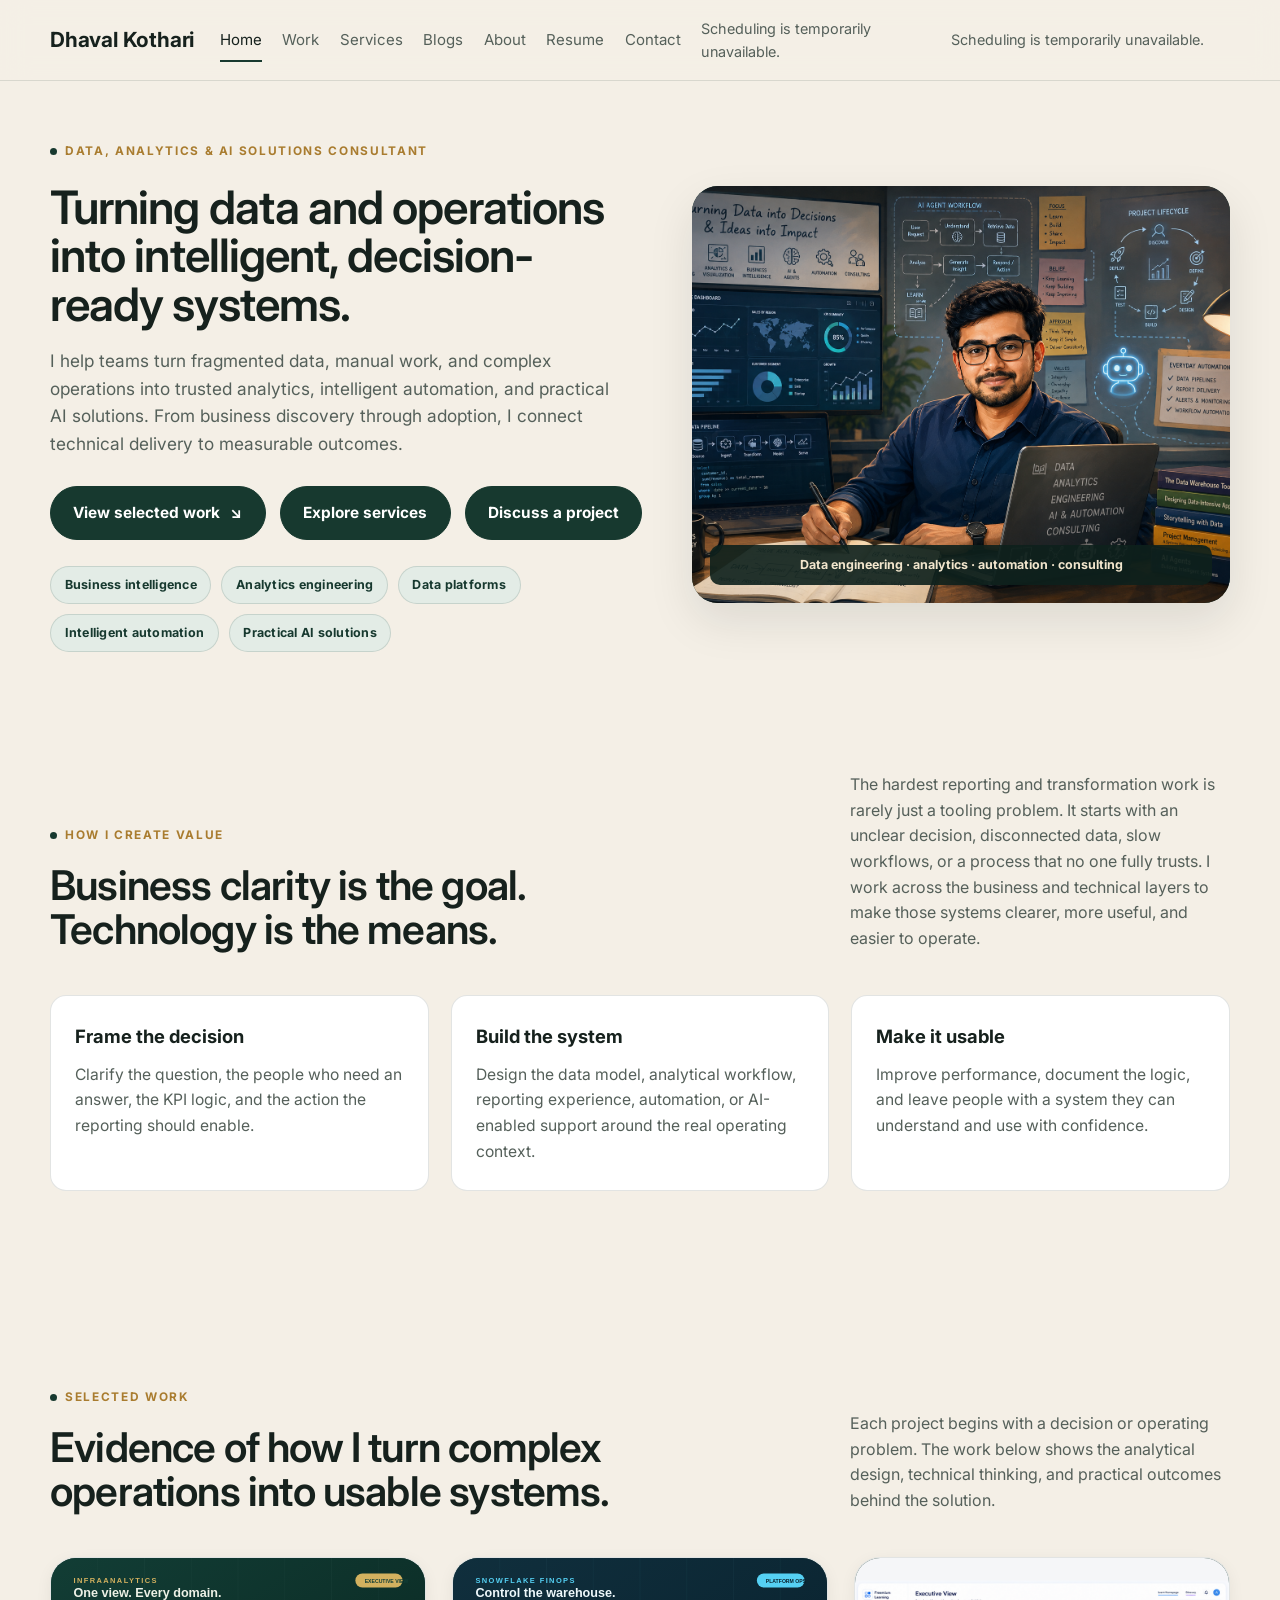
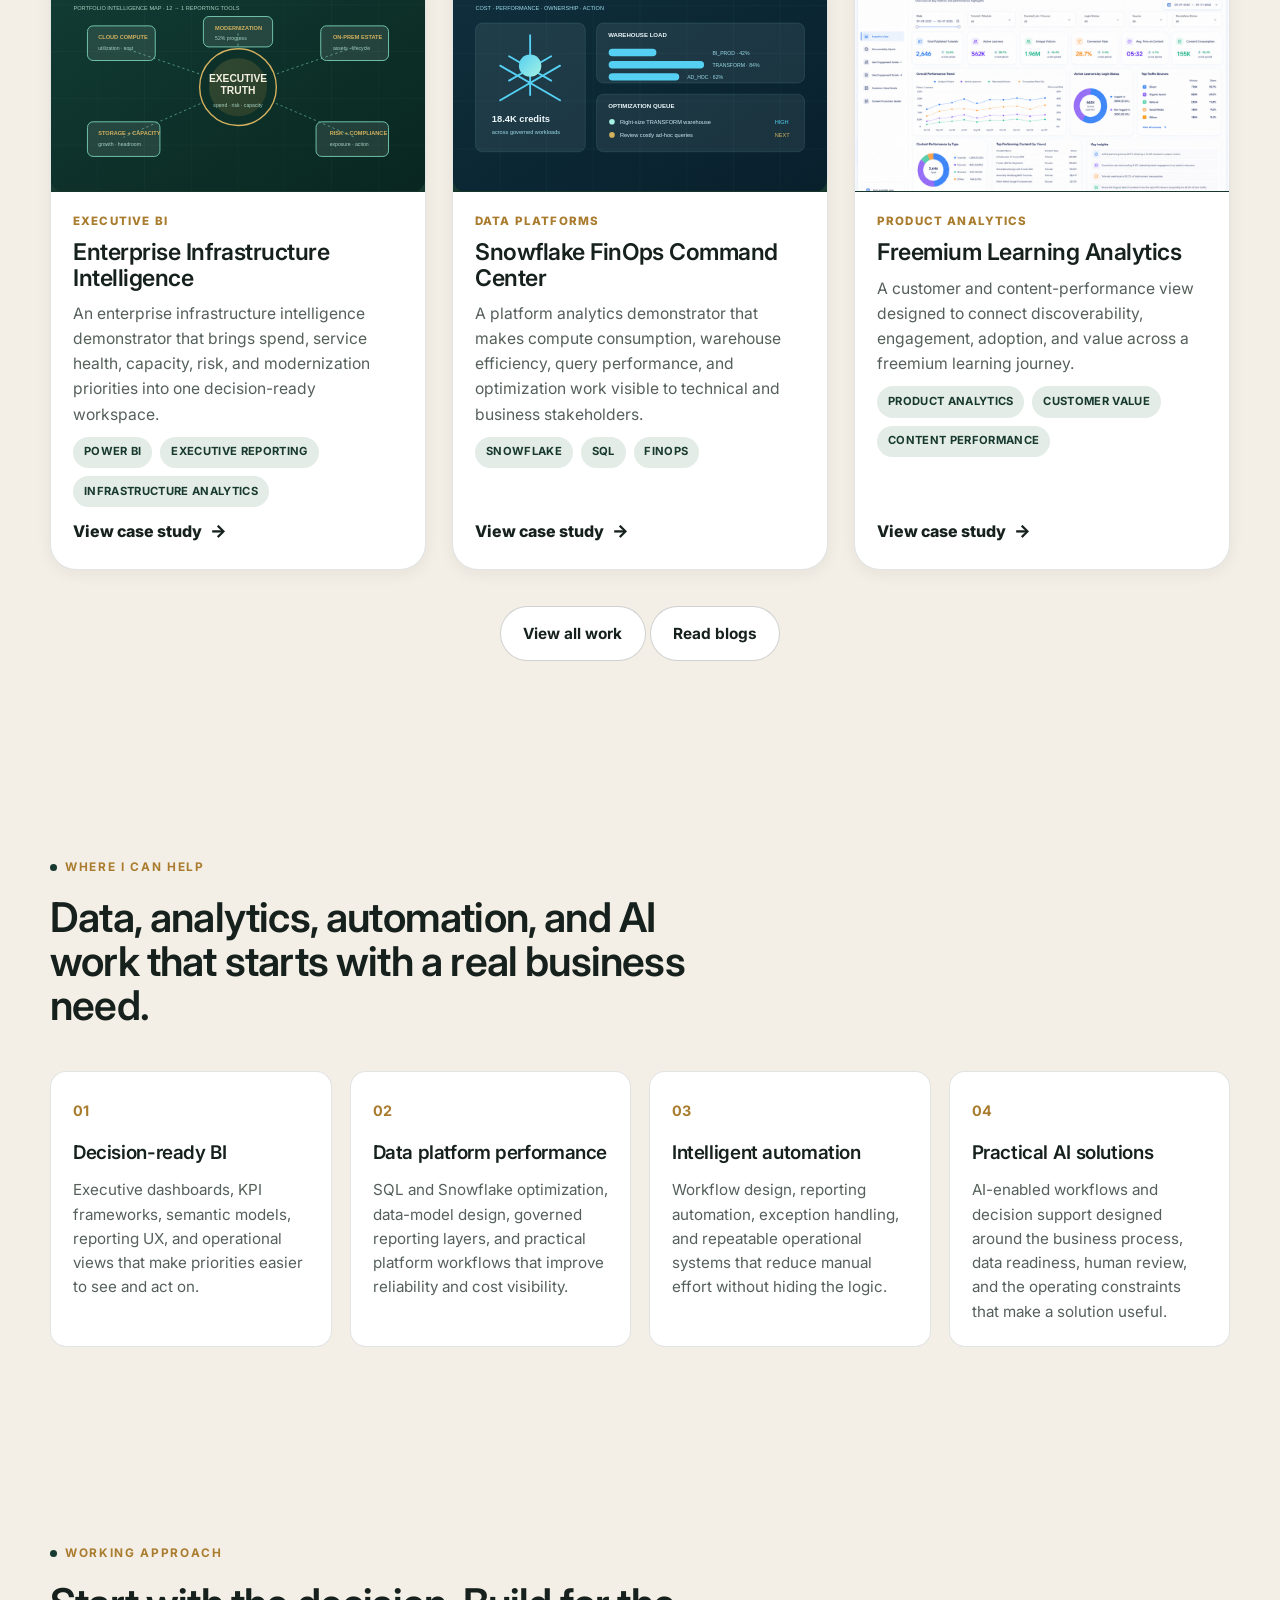
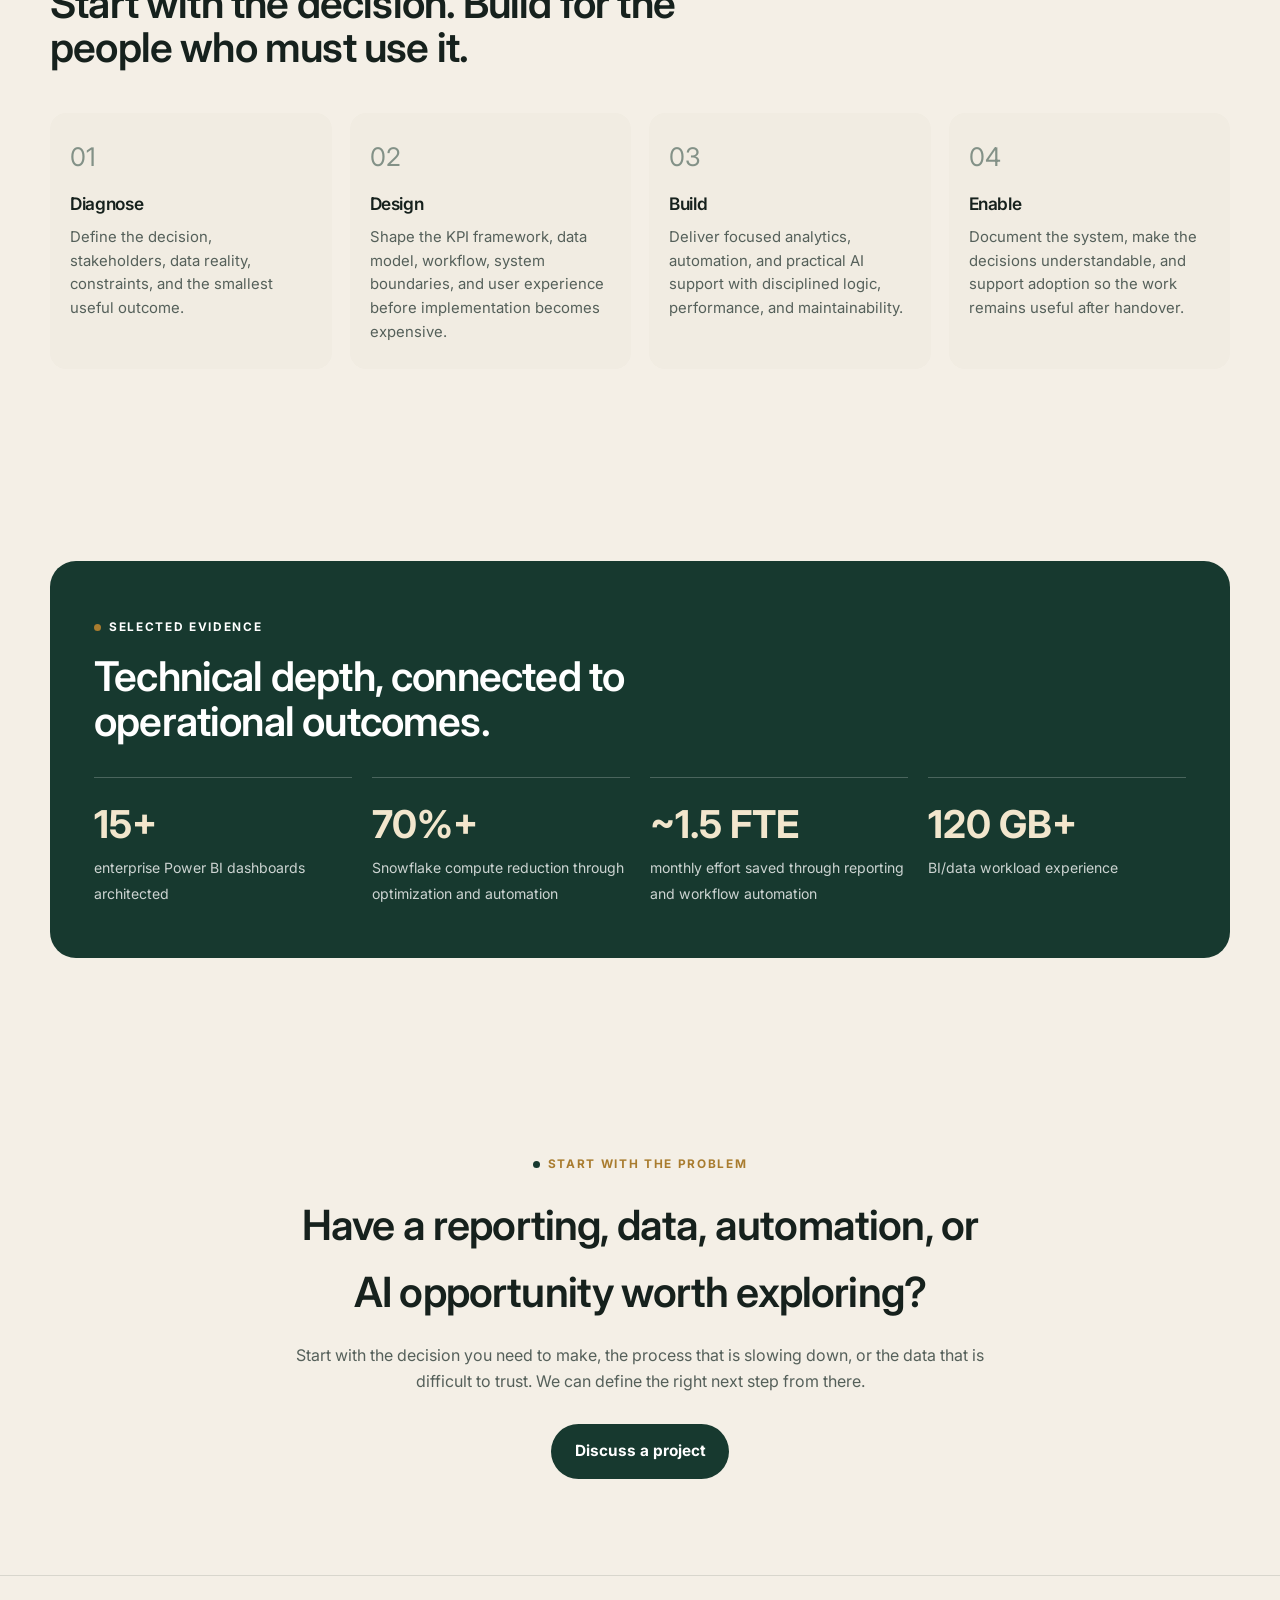
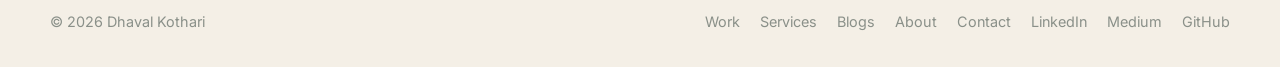
<file: index.html>
<!DOCTYPE html>
<html lang="en">
  <head>
    <meta charset="UTF-8" />
    <meta name="viewport" content="width=device-width, initial-scale=1.0" />
    <title>Dhaval Kothari | Data, Analytics &amp; AI Solutions Consultant</title>
    <meta
      name="description"
      content="I help teams turn fragmented data, manual work, and complex operations into trusted analytics, intelligent automation, and practical AI solutions."
    />
    <link rel="canonical" href="https://[FINAL_CUSTOM_DOMAIN]/" />
    <meta property="og:title" content="Dhaval Kothari | Data, Analytics & AI Solutions Consultant" />
    <meta property="og:description" content="Turning data and operations into intelligent, decision-ready systems." />
    <meta property="og:type" content="website" />
    <meta property="og:url" content="https://[FINAL_CUSTOM_DOMAIN]/" />
    <meta name="twitter:card" content="summary_large_image" />
    <link rel="preconnect" href="https://fonts.googleapis.com" />
    <link rel="preconnect" href="https://fonts.gstatic.com" crossorigin />
    <link href="https://fonts.googleapis.com/css2?family=Inter:wght@400;500;600;700;800&display=swap" rel="stylesheet" />
    <link rel="stylesheet" href="css/styles.css" />
    <script type="application/ld+json">
      {
        "@context": "https://schema.org",
        "@type": "Person",
        "name": "Dhaval Kothari",
        "jobTitle": "Data, Analytics & AI Solutions Consultant",
        "url": "https://[FINAL_CUSTOM_DOMAIN]/",
        "sameAs": [
          "https://www.linkedin.com/in/dhaval-kothari/",
          "https://medium.com/@dhaval_kothari",
          "https://github.com/dhavalkothari"
        ]
      }
    </script>
  </head>
  <body>
    <a class="skip-link" href="#main">Skip to content</a>
    <header class="site-header">
      <div data-site-header></div>
    </header>
    <noscript>
      <div class="container noscript-nav">
        <a href="index.html">Home</a> ·
        <a href="work.html">Work</a> ·
        <a href="services.html">Services</a> ·
        <a href="blogs.html">Blogs</a> ·
        <a href="about.html">About</a> ·
        <a href="resume.html">Resume</a> ·
        <a href="contact.html">Contact</a>
      </div>
    </noscript>

    <main id="main">
      <section class="hero">
        <div class="container hero-grid">
          <div class="hero-copy">
            <span class="eyebrow">Data, Analytics &amp; AI Solutions Consultant</span>
            <h1>Turning data and operations into intelligent, decision-ready systems.</h1>
            <p>
              I help teams turn fragmented data, manual work, and complex operations into trusted analytics,
              intelligent automation, and practical AI solutions. From business discovery through adoption, I
              connect technical delivery to measurable outcomes.
            </p>
            <div class="hero-actions">
              <a class="btn btn-primary" href="work.html">View selected work <span aria-hidden="true">↘</span></a>
              <a class="btn btn-secondary" href="services.html">Explore services</a>
              <a class="btn btn-primary" href="contact.html">Discuss a project</a>
            </div>
            <div class="chip-row" aria-label="Core capability areas">
              <span class="chip">Business intelligence</span>
              <span class="chip">Analytics engineering</span>
              <span class="chip">Data platforms</span>
              <span class="chip">Intelligent automation</span>
              <span class="chip">Practical AI solutions</span>
            </div>
          </div>

          <div class="hero-art portrait-frame">
            <img src="assets/dhaval-kothari-profile.png" alt="Illustrated portrait of Dhaval Kothari in a data and analytics workspace" width="1536" height="1024" />
            <p>Data engineering · analytics · automation · consulting</p>
          </div>
        </div>
      </section>

      <section class="section">
        <div class="container">
          <div class="section-head">
            <div>
              <span class="eyebrow">How I create value</span>
              <h2>Business clarity is the goal. Technology is the means.</h2>
            </div>
            <p>
              The hardest reporting and transformation work is rarely just a tooling problem. It starts with an
              unclear decision, disconnected data, slow workflows, or a process that no one fully trusts. I work
              across the business and technical layers to make those systems clearer, more useful, and easier to
              operate.
            </p>
          </div>

          <div class="value-grid">
            <div class="value-card">
              <b>Frame the decision</b>
              <span>Clarify the question, the people who need an answer, the KPI logic, and the action the reporting should enable.</span>
            </div>
            <div class="value-card">
              <b>Build the system</b>
              <span>Design the data model, analytical workflow, reporting experience, automation, or AI-enabled support around the real operating context.</span>
            </div>
            <div class="value-card">
              <b>Make it usable</b>
              <span>Improve performance, document the logic, and leave people with a system they can understand and use with confidence.</span>
            </div>
          </div>
        </div>
      </section>

      <section class="section" id="work">
        <div class="container">
          <div class="section-head">
            <div>
              <span class="eyebrow">Selected work</span>
              <h2>Evidence of how I turn complex operations into usable systems.</h2>
            </div>
            <p>
              Each project begins with a decision or operating problem. The work below shows the analytical
              design, technical thinking, and practical outcomes behind the solution.
            </p>
          </div>

          <div class="case-grid" data-selected-work></div>

          <div style="margin-top: 36px; text-align: center;">
            <a class="btn btn-secondary" href="work.html">View all work</a>
            <a class="btn btn-secondary" href="blogs.html">Read blogs</a>
          </div>
        </div>
      </section>

      <section class="section">
        <div class="container">
          <div class="section-head">
            <div>
              <span class="eyebrow">Where I can help</span>
              <h2>Data, analytics, automation, and AI work that starts with a real business need.</h2>
            </div>
          </div>

          <div class="service-grid">
            <article class="service-card">
              <span class="num">01</span>
              <h3>Decision-ready BI</h3>
              <p>Executive dashboards, KPI frameworks, semantic models, reporting UX, and operational views that make priorities easier to see and act on.</p>
            </article>
            <article class="service-card">
              <span class="num">02</span>
              <h3>Data platform performance</h3>
              <p>SQL and Snowflake optimization, data-model design, governed reporting layers, and practical platform workflows that improve reliability and cost visibility.</p>
            </article>
            <article class="service-card">
              <span class="num">03</span>
              <h3>Intelligent automation</h3>
              <p>Workflow design, reporting automation, exception handling, and repeatable operational systems that reduce manual effort without hiding the logic.</p>
            </article>
            <article class="service-card">
              <span class="num">04</span>
              <h3>Practical AI solutions</h3>
              <p>AI-enabled workflows and decision support designed around the business process, data readiness, human review, and the operating constraints that make a solution useful.</p>
            </article>
          </div>
        </div>
      </section>

      <section class="section">
        <div class="container">
          <div class="section-head">
            <div>
              <span class="eyebrow">Working approach</span>
              <h2>Start with the decision. Build for the people who must use it.</h2>
            </div>
          </div>

          <div class="approach-grid">
            <div class="approach-step">
              <span class="step-num">01</span>
              <h3>Diagnose</h3>
              <p>Define the decision, stakeholders, data reality, constraints, and the smallest useful outcome.</p>
            </div>
            <div class="approach-step">
              <span class="step-num">02</span>
              <h3>Design</h3>
              <p>Shape the KPI framework, data model, workflow, system boundaries, and user experience before implementation becomes expensive.</p>
            </div>
            <div class="approach-step">
              <span class="step-num">03</span>
              <h3>Build</h3>
              <p>Deliver focused analytics, automation, and practical AI support with disciplined logic, performance, and maintainability.</p>
            </div>
            <div class="approach-step">
              <span class="step-num">04</span>
              <h3>Enable</h3>
              <p>Document the system, make the decisions understandable, and support adoption so the work remains useful after handover.</p>
            </div>
          </div>
        </div>
      </section>

      <section class="section">
        <div class="container">
          <div class="proof-panel">
            <div class="section-head">
              <div>
                <span class="eyebrow">Selected evidence</span>
                <h2>Technical depth, connected to operational outcomes.</h2>
              </div>
            </div>
            <div class="metric-grid">
              <div class="metric-card">
                <strong>15+</strong>
                <span>enterprise Power BI dashboards architected</span>
              </div>
              <div class="metric-card">
                <strong>70%+</strong>
                <span>Snowflake compute reduction through optimization and automation</span>
              </div>
              <div class="metric-card">
                <strong>~1.5 FTE</strong>
                <span>monthly effort saved through reporting and workflow automation</span>
              </div>
              <div class="metric-card">
                <strong>120 GB+</strong>
                <span>BI/data workload experience</span>
              </div>
            </div>
          </div>
        </div>
      </section>

      <section class="section">
        <div class="container closing-cta">
          <span class="eyebrow">Start with the problem</span>
          <h2>Have a reporting, data, automation, or AI opportunity worth exploring?</h2>
          <p>
            Start with the decision you need to make, the process that is slowing down, or the data that is
            difficult to trust. We can define the right next step from there.
          </p>
          <a class="btn btn-primary" href="contact.html">Discuss a project</a>
        </div>
      </section>
    </main>

    <footer class="site-footer">
      <div data-site-footer></div>
    </footer>

    <script src="data/case-studies.js"></script>
    <script src="js/main.js"></script>
  </body>
</html>
</file>
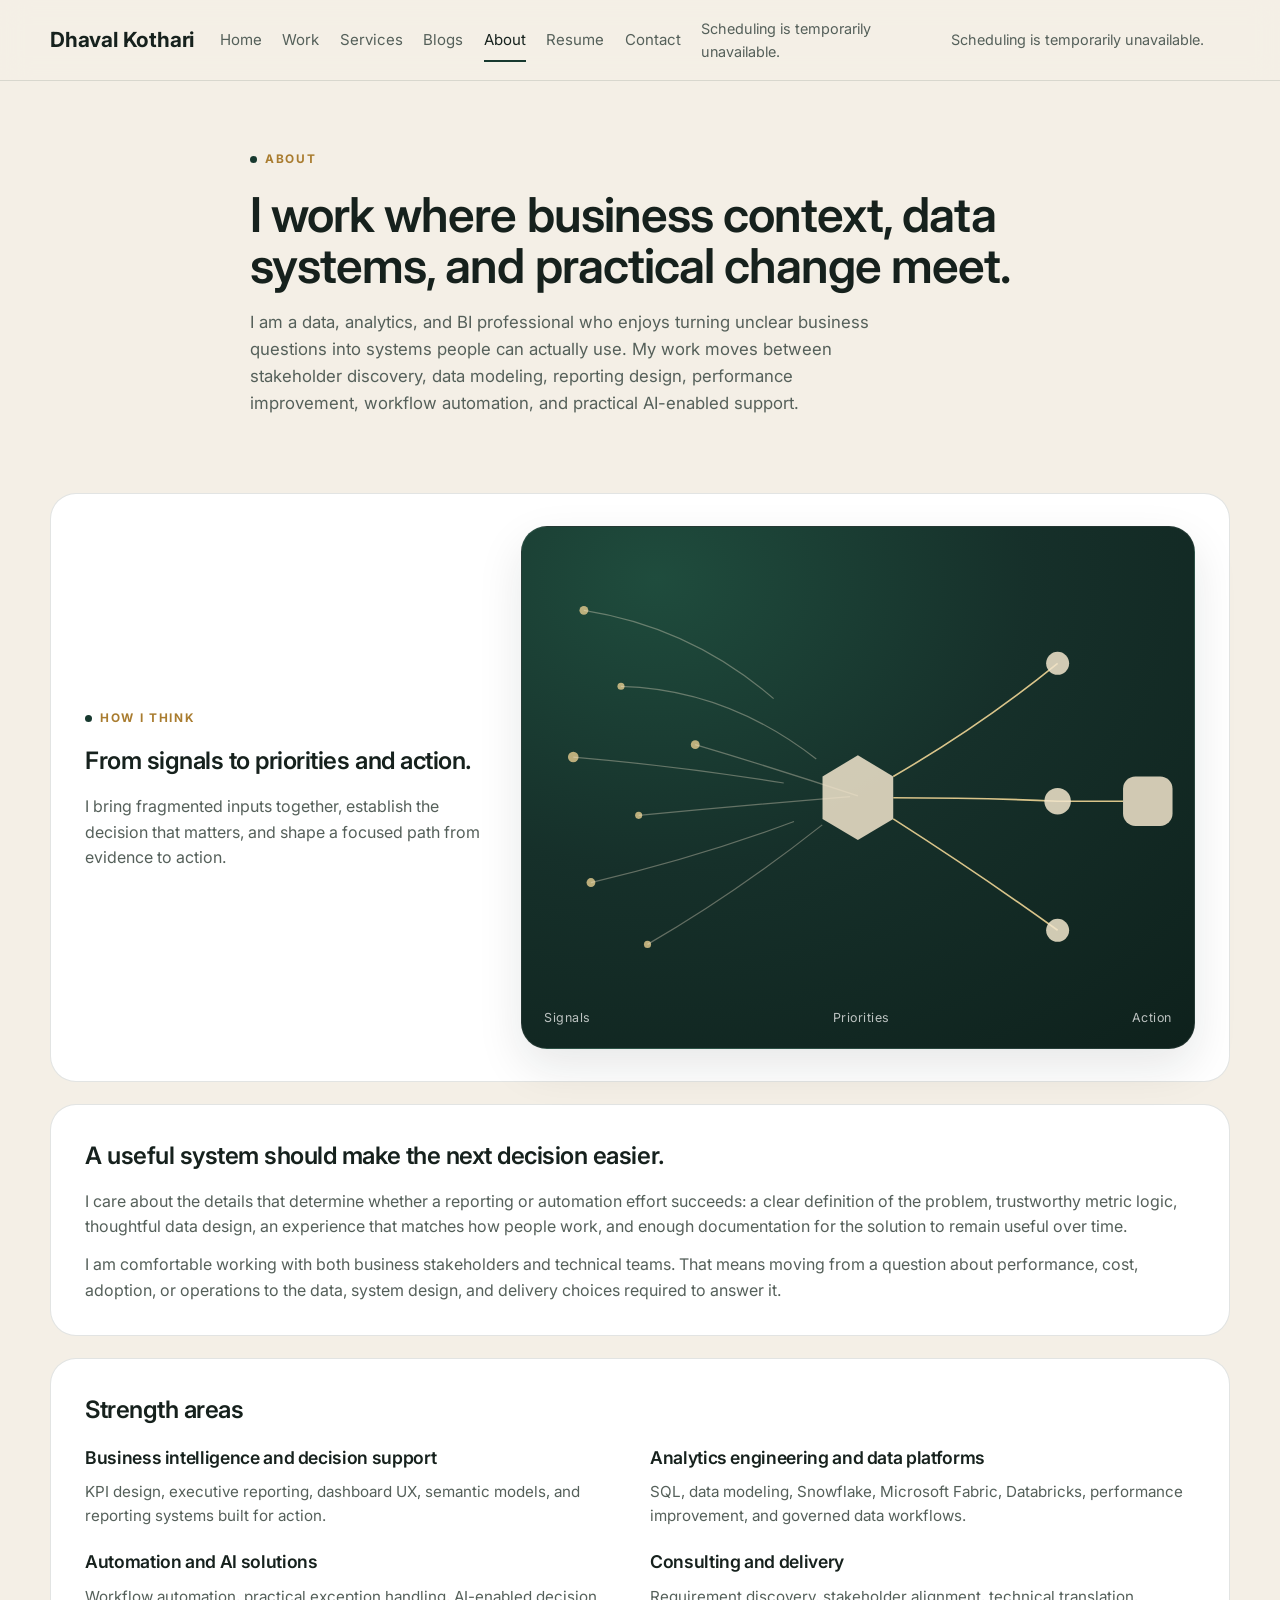
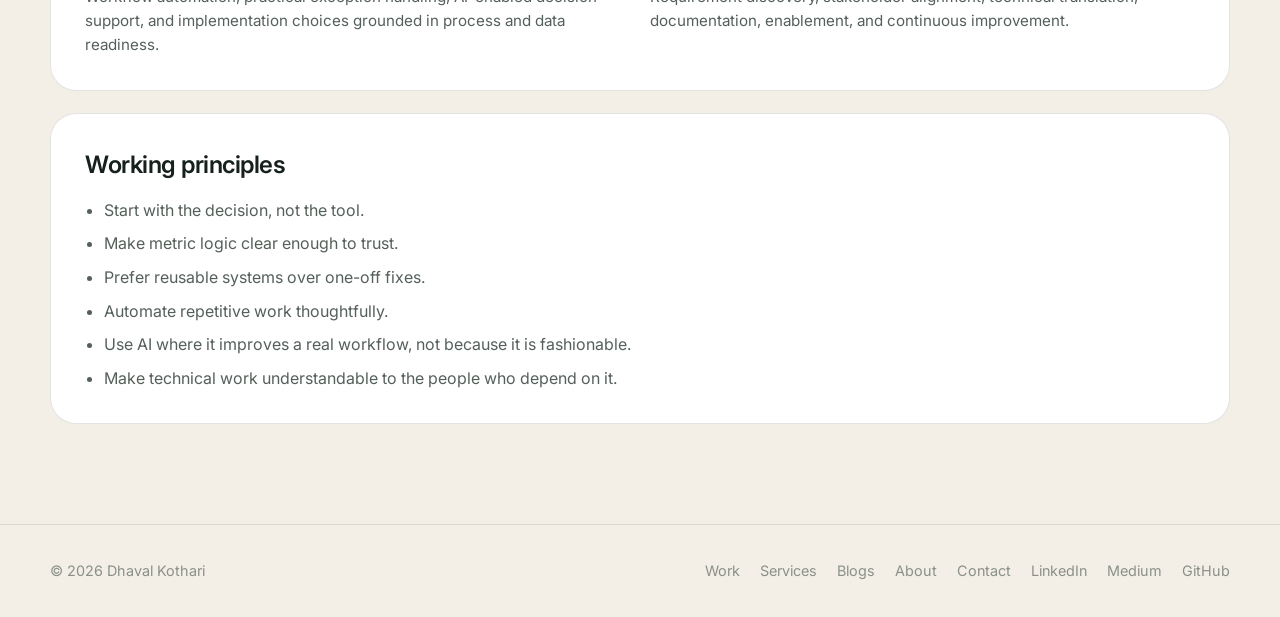
<file: about.html>
<!DOCTYPE html>
<html lang="en">
  <head>
    <meta charset="UTF-8" />
    <meta name="viewport" content="width=device-width, initial-scale=1.0" />
    <title>About | Dhaval Kothari</title>
    <meta property="og:title" content="About | Dhaval Kothari" />
    <meta property="og:description" content="Dhaval Kothari is a data, analytics, and BI professional working across stakeholder discovery, data modeling, reporting design, performance improvement, workflow automation, and practical AI-enabled support." />
    <meta property="og:type" content="website" />
    <meta property="og:url" content="https://[FINAL_CUSTOM_DOMAIN]/about.html" />
    <meta name="twitter:card" content="summary_large_image" />
    <meta
      name="description"
      content="Dhaval Kothari is a data, analytics, and BI professional working across stakeholder discovery, data modeling, reporting design, performance improvement, workflow automation, and practical AI-enabled support."
    />
    <link rel="canonical" href="https://[FINAL_CUSTOM_DOMAIN]/about.html" />
    <link rel="preconnect" href="https://fonts.googleapis.com" />
    <link rel="preconnect" href="https://fonts.gstatic.com" crossorigin />
    <link href="https://fonts.googleapis.com/css2?family=Inter:wght@400;500;600;700;800&display=swap" rel="stylesheet" />
    <link rel="stylesheet" href="css/styles.css" />
  </head>
  <body>
    <a class="skip-link" href="#main">Skip to content</a>
    <header class="site-header">
      <div data-site-header></div>
    </header>
    <noscript>
      <div class="container noscript-nav">
        <a href="index.html">Home</a> ·
        <a href="work.html">Work</a> ·
        <a href="services.html">Services</a> ·
        <a href="blogs.html">Blogs</a> ·
        <a href="about.html">About</a> ·
        <a href="resume.html">Resume</a> ·
        <a href="contact.html">Contact</a>
      </div>
    </noscript>

    <main id="main">
      <section class="page-hero">
        <div class="container title-block">
          <span class="eyebrow">About</span>
          <h1>I work where business context, data systems, and practical change meet.</h1>
          <p>
            I am a data, analytics, and BI professional who enjoys turning unclear business questions into
            systems people can actually use. My work moves between stakeholder discovery, data modeling,
            reporting design, performance improvement, workflow automation, and practical AI-enabled support.
          </p>
        </div>
      </section>

      <section class="page-body">
        <div class="container story">
          <article class="story-card approach-visual-card">
            <div>
              <span class="eyebrow">How I think</span>
              <h2>From signals to priorities and action.</h2>
              <p>I bring fragmented inputs together, establish the decision that matters, and shape a focused path from evidence to action.</p>
            </div>
            <div class="decision-visual" role="img" aria-label="Abstract diagram showing scattered data signals converging into priorities and one action.">
              <svg viewBox="0 0 760 580" xmlns="http://www.w3.org/2000/svg" aria-hidden="true">
                <g><circle class="dv-node dv-pulse" cx="70" cy="90" r="5"/><circle class="dv-node dv-pulse" cx="112" cy="176" r="4"/><circle class="dv-node dv-pulse" cx="58" cy="256" r="6"/><circle class="dv-node dv-pulse" cx="132" cy="322" r="4"/><circle class="dv-node dv-pulse" cx="78" cy="398" r="5"/><circle class="dv-node dv-pulse" cx="142" cy="468" r="4"/><circle class="dv-node dv-pulse" cx="196" cy="242" r="5"/></g>
                <path class="dv-line dv-draw" d="M70,90 Q260,120 380,300 M112,176 Q260,180 380,300 M58,256 Q220,270 380,300 M132,322 Q260,310 380,300 M78,398 Q240,360 380,300 M142,468 Q260,400 380,300 M196,242 Q290,270 380,300"/>
                <path class="dv-node dv-priority" d="M380,254 L420,278 L420,326 L380,350 L340,326 L340,278 Z"/>
                <path class="dv-line dv-active dv-draw" d="M420,278 Q520,220 606,150 M420,302 Q520,302 606,306 M420,326 Q520,390 606,452 M606,306 L680,306"/>
                <circle class="dv-node dv-priority dv-pulse" cx="606" cy="150" r="13"/><circle class="dv-node dv-priority dv-pulse" cx="606" cy="306" r="15"/><circle class="dv-node dv-priority dv-pulse" cx="606" cy="452" r="13"/><rect x="680" y="278" width="56" height="56" rx="14" class="dv-node dv-priority"/>
              </svg>
              <div class="dv-caption"><span>Signals</span><span>Priorities</span><span>Action</span></div>
            </div>
          </article>
          <article class="story-card">
            <h2>A useful system should make the next decision easier.</h2>
            <p>
              I care about the details that determine whether a reporting or automation effort succeeds: a clear
              definition of the problem, trustworthy metric logic, thoughtful data design, an experience that
              matches how people work, and enough documentation for the solution to remain useful over time.
            </p>
            <p>
              I am comfortable working with both business stakeholders and technical teams. That means moving
              from a question about performance, cost, adoption, or operations to the data, system design, and
              delivery choices required to answer it.
            </p>
          </article>

          <article class="story-card">
            <h2>Strength areas</h2>
            <div class="strength-grid">
              <div class="strength-card">
                <h3>Business intelligence and decision support</h3>
                <p>KPI design, executive reporting, dashboard UX, semantic models, and reporting systems built for action.</p>
              </div>
              <div class="strength-card">
                <h3>Analytics engineering and data platforms</h3>
                <p>SQL, data modeling, Snowflake, Microsoft Fabric, Databricks, performance improvement, and governed data workflows.</p>
              </div>
              <div class="strength-card">
                <h3>Automation and AI solutions</h3>
                <p>Workflow automation, practical exception handling, AI-enabled decision support, and implementation choices grounded in process and data readiness.</p>
              </div>
              <div class="strength-card">
                <h3>Consulting and delivery</h3>
                <p>Requirement discovery, stakeholder alignment, technical translation, documentation, enablement, and continuous improvement.</p>
              </div>
            </div>
          </article>

          <article class="story-card">
            <h2>Working principles</h2>
            <ul>
              <li>Start with the decision, not the tool.</li>
              <li>Make metric logic clear enough to trust.</li>
              <li>Prefer reusable systems over one-off fixes.</li>
              <li>Automate repetitive work thoughtfully.</li>
              <li>Use AI where it improves a real workflow, not because it is fashionable.</li>
              <li>Make technical work understandable to the people who depend on it.</li>
            </ul>
          </article>
        </div>
      </section>
    </main>

    <footer class="site-footer">
      <div data-site-footer></div>
    </footer>

    <script src="data/case-studies.js"></script>
    <script src="js/main.js"></script>
  </body>
</html>
</file>
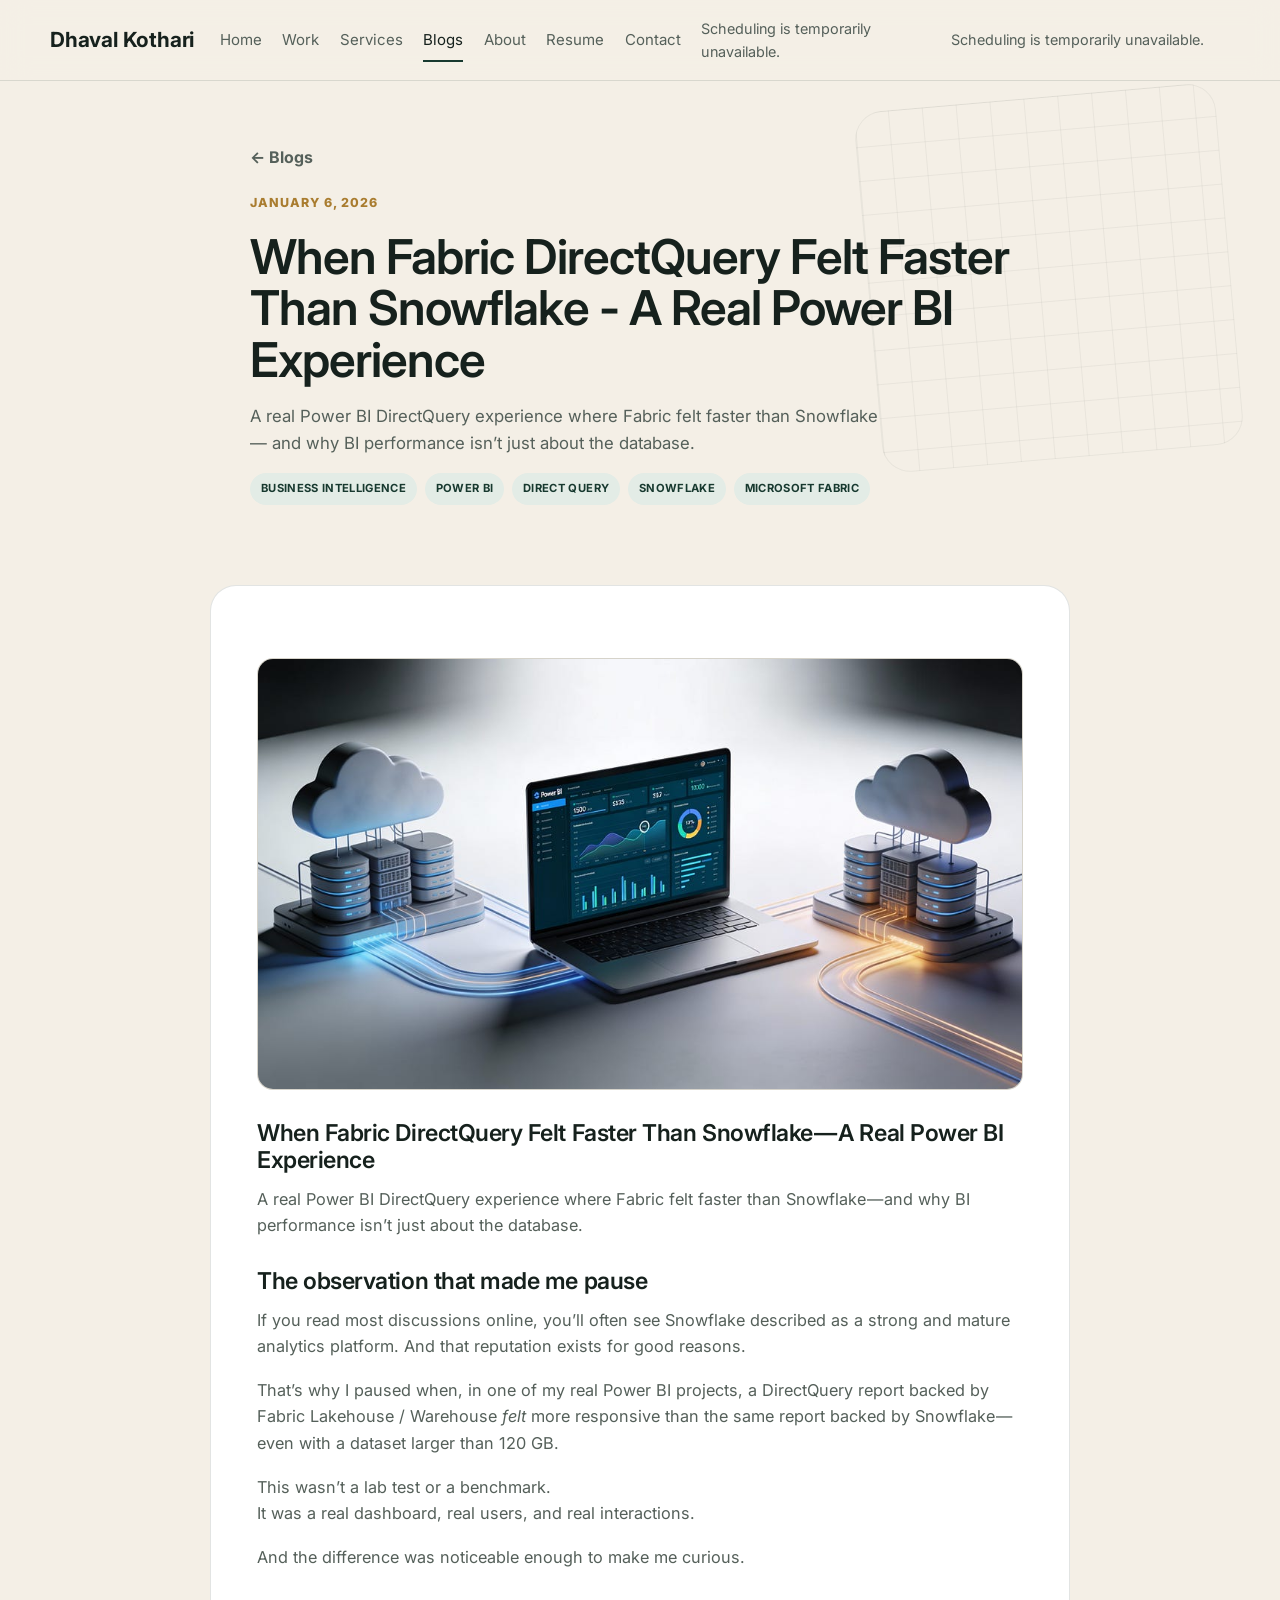
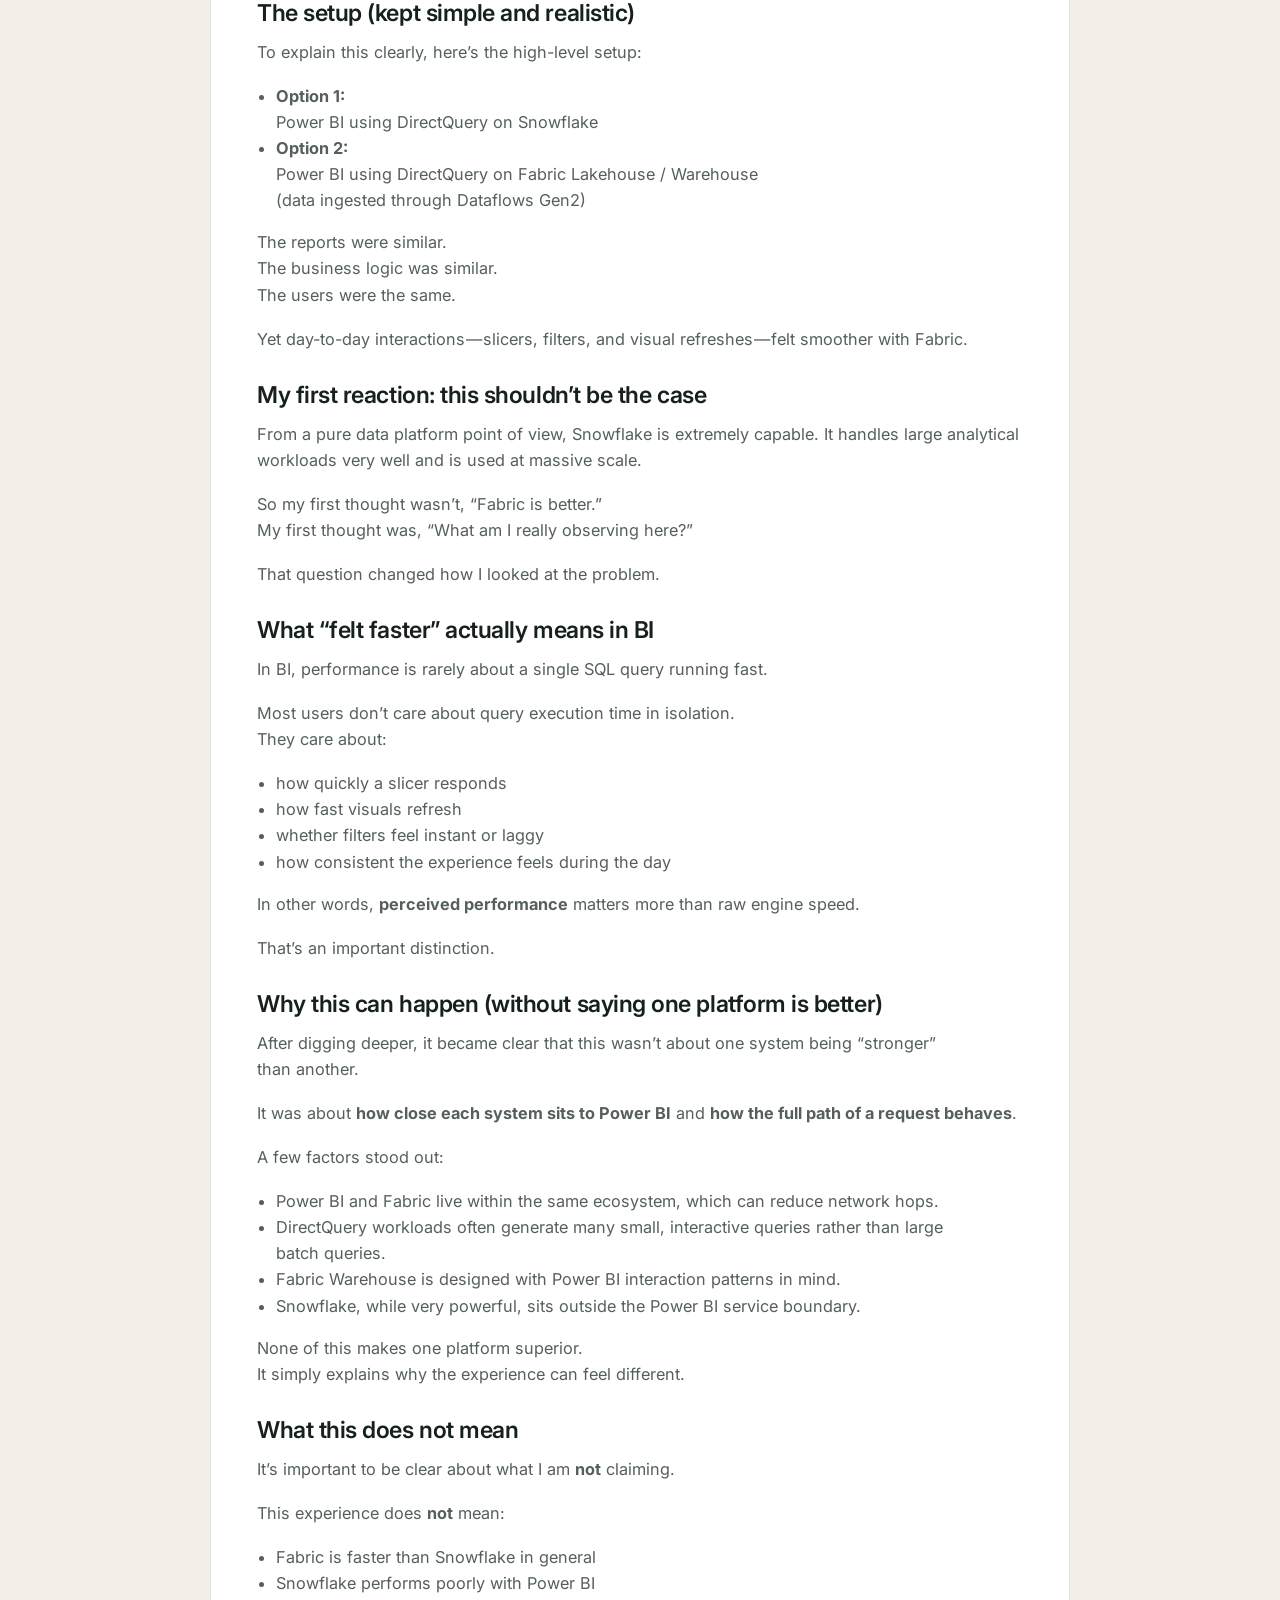
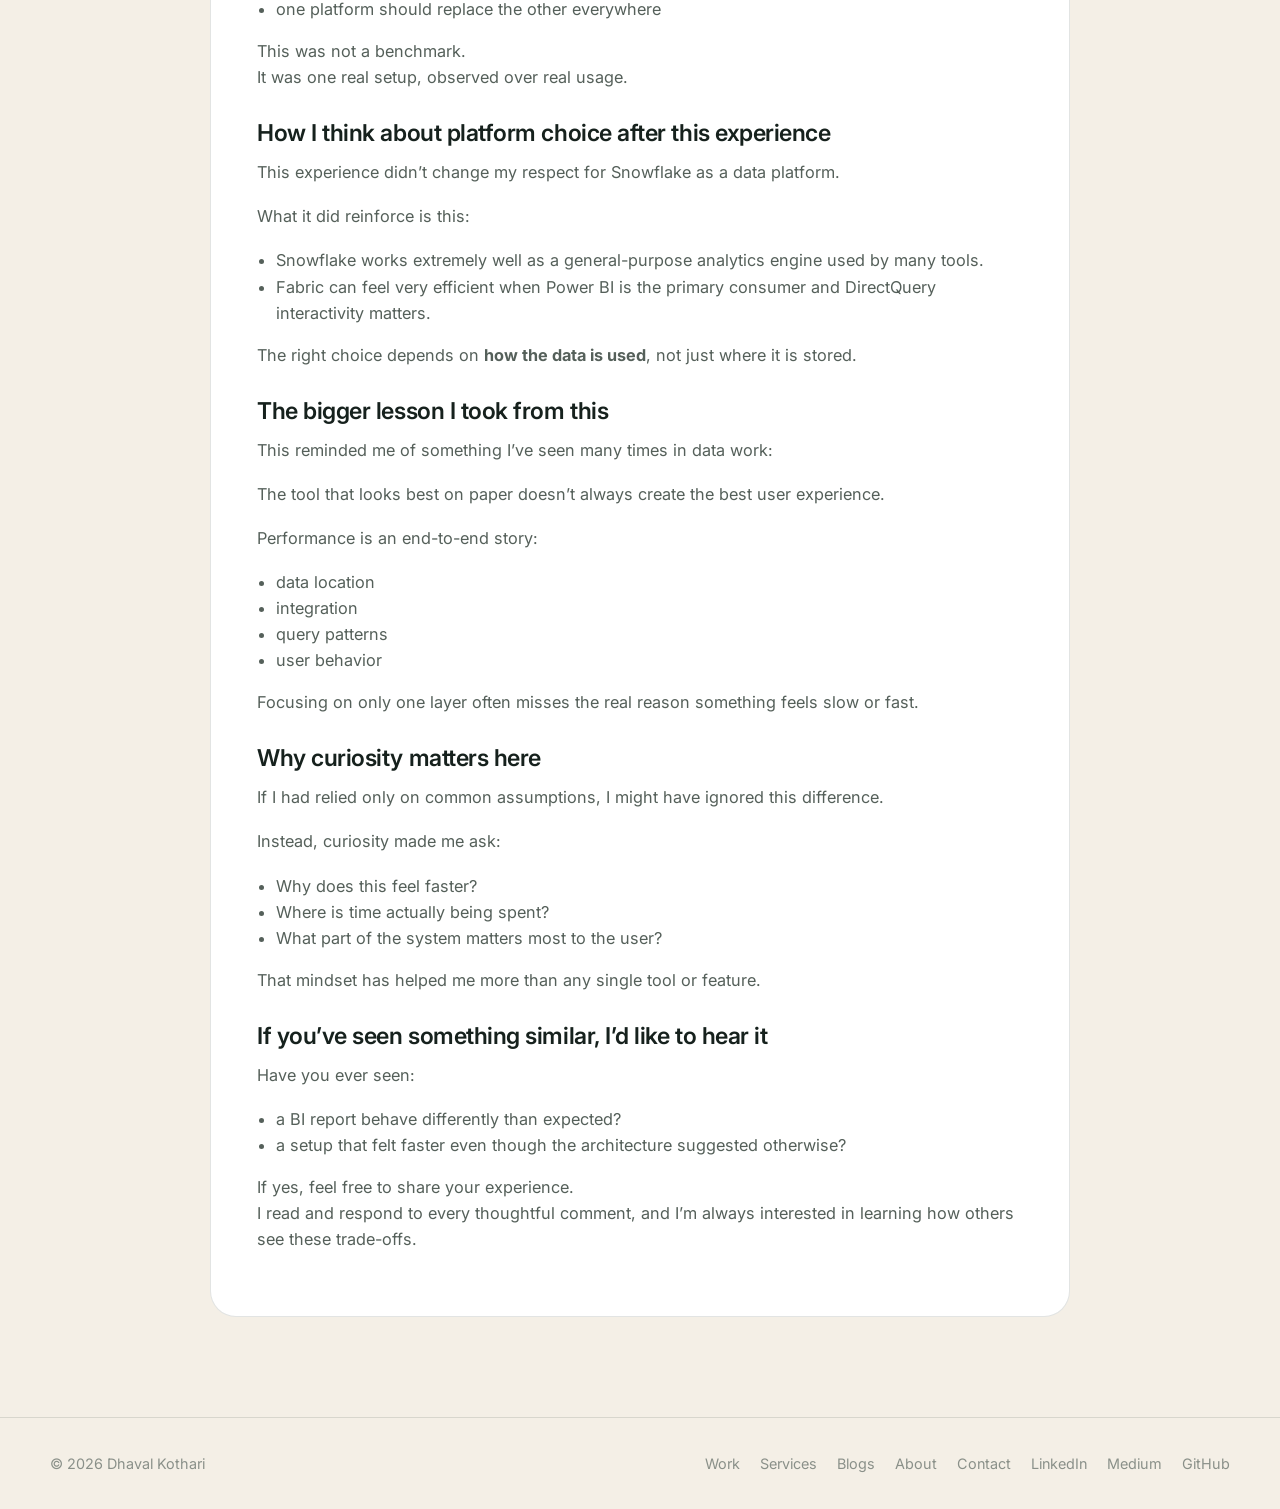
<file: blog-fabric-directquery-faster-than-snowflake.html>
<!DOCTYPE html>
<html lang="en">
  <head>
    <meta charset="UTF-8" />
    <meta name="viewport" content="width=device-width, initial-scale=1.0" />
    <title>When Fabric DirectQuery Felt Faster Than Snowflake - A Real Power BI Experience | Dhaval Kothari</title>
    <meta name="description" content="A real Power BI DirectQuery experience where Fabric felt faster than Snowflake — and why BI performance isn’t just about the database." />
    <link rel="canonical" href="https://[FINAL_CUSTOM_DOMAIN]/blog-fabric-directquery-faster-than-snowflake.html" />
    <meta property="og:title" content="When Fabric DirectQuery Felt Faster Than Snowflake - A Real Power BI Experience | Dhaval Kothari" />
    <meta property="og:description" content="A real Power BI DirectQuery experience where Fabric felt faster than Snowflake — and why BI performance isn’t just about the database." />
    <meta property="og:type" content="article" />
    <meta property="og:url" content="https://[FINAL_CUSTOM_DOMAIN]/blog-fabric-directquery-faster-than-snowflake.html" />
    <meta name="twitter:card" content="summary_large_image" />
    <meta property="og:image" content="https://[FINAL_CUSTOM_DOMAIN]/assets/blog/share-fabric-directquery-faster-than-snowflake-1.jpg" />
    <meta name="twitter:image" content="https://[FINAL_CUSTOM_DOMAIN]/assets/blog/share-fabric-directquery-faster-than-snowflake-1.jpg" />
    <link rel="preconnect" href="https://fonts.googleapis.com" />
    <link rel="preconnect" href="https://fonts.gstatic.com" crossorigin />
    <link href="https://fonts.googleapis.com/css2?family=Inter:wght@400;500;600;700;800&display=swap" rel="stylesheet" />
    <link rel="stylesheet" href="css/styles.css" />
    <script type="application/ld+json">
      {"@context":"https://schema.org","@type":"Article","headline":"When Fabric DirectQuery Felt Faster Than Snowflake - A Real Power BI Experience","description":"A real Power BI DirectQuery experience where Fabric felt faster than Snowflake — and why BI performance isn’t just about the database.","datePublished":"2026-01-06","author":{"@type":"Person","name":"Dhaval Kothari","url":"https://[FINAL_CUSTOM_DOMAIN]"},"mainEntityOfPage":"https://[FINAL_CUSTOM_DOMAIN]/blog-fabric-directquery-faster-than-snowflake.html","keywords":["Business Intelligence","Power Bi","Direct Query","Snowflake","Microsoft Fabric"],"image":"https://[FINAL_CUSTOM_DOMAIN]/assets/blog/share-fabric-directquery-faster-than-snowflake-1.jpg"}
    </script>
  </head>
  <body>
    <a class="skip-link" href="#main">Skip to content</a>
    <header class="site-header">
      <div data-site-header></div>
    </header>
    <noscript>
      <div class="container noscript-nav">
        <a href="index.html">Home</a> ·
        <a href="work.html">Work</a> ·
        <a href="services.html">Services</a> ·
        <a href="blogs.html">Blogs</a> ·
        <a href="about.html">About</a> ·
        <a href="resume.html">Resume</a> ·
        <a href="contact.html">Contact</a>
      </div>
    </noscript>

    <main id="main">
      <article class="blog-article">
        <header class="article-hero page-hero-system">
          <div class="container title-block">
            <a class="back-link" href="blogs.html">← Blogs</a>
            <div class="blog-meta"><time datetime="2026-01-06">January 6, 2026</time></div>
            <h1>When Fabric DirectQuery Felt Faster Than Snowflake - A Real Power BI Experience</h1>
            <p>A real Power BI DirectQuery experience where Fabric felt faster than Snowflake — and why BI performance isn’t just about the database.</p>
            <div class="case-meta"><span>Business Intelligence</span><span>Power Bi</span><span>Direct Query</span><span>Snowflake</span><span>Microsoft Fabric</span></div>
          </div>
        </header>
        <div class="container article-layout">
          <div class="article-content">
<figure><img alt="Modern data analytics architecture illustration featuring a centered laptop displaying a Power BI dashboard with charts and metrics, flanked by cloud data infrastructure on both sides, connected by flowing data pipeline lines representing DirectQuery connections in professional teals, blues, and grays." loading="lazy" src="assets/blog/fabric-directquery-faster-than-snowflake-1.png"/></figure><h3>When Fabric DirectQuery Felt Faster Than Snowflake — A Real Power BI Experience</h3><p>A real Power BI DirectQuery experience where Fabric felt faster than Snowflake — and why BI performance isn’t just about the database.</p><h3>The observation that made me pause</h3><p>If you read most discussions online, you’ll often see Snowflake described as a strong and mature analytics platform. And that reputation exists for good reasons.</p><p>That’s why I paused when, in one of my real Power BI projects, a DirectQuery report backed by Fabric Lakehouse / Warehouse <em>felt</em> more responsive than the same report backed by Snowflake — even with a dataset larger than 120 GB.</p><p>This wasn’t a lab test or a benchmark.<br/> It was a real dashboard, real users, and real interactions.</p><p>And the difference was noticeable enough to make me curious.</p><h3>The setup (kept simple and realistic)</h3><p>To explain this clearly, here’s the high-level setup:</p><ul><li><strong>Option 1:</strong><br/> Power BI using DirectQuery on Snowflake</li><li><strong>Option 2:</strong><br/> Power BI using DirectQuery on Fabric Lakehouse / Warehouse<br/> (data ingested through Dataflows Gen2)</li></ul><p>The reports were similar.<br/>The business logic was similar.<br/>The users were the same.</p><p>Yet day-to-day interactions — slicers, filters, and visual refreshes — felt smoother with Fabric.</p><h3>My first reaction: this shouldn’t be the case</h3><p>From a pure data platform point of view, Snowflake is extremely capable. It handles large analytical workloads very well and is used at massive scale.</p><p>So my first thought wasn’t, “Fabric is better.”<br/>My first thought was, “What am I really observing here?”</p><p>That question changed how I looked at the problem.</p><h3>What “felt faster” actually means in BI</h3><p>In BI, performance is rarely about a single SQL query running fast.</p><p>Most users don’t care about query execution time in isolation.<br/>They care about:</p><ul><li>how quickly a slicer responds</li><li>how fast visuals refresh</li><li>whether filters feel instant or laggy</li><li>how consistent the experience feels during the day</li></ul><p>In other words, <strong>perceived performance</strong> matters more than raw engine speed.</p><p>That’s an important distinction.</p><h3>Why this can happen (without saying one platform is better)</h3><p>After digging deeper, it became clear that this wasn’t about one system being “stronger” than another.</p><p>It was about <strong>how close each system sits to Power BI</strong> and <strong>how the full path of a request behaves</strong>.</p><p>A few factors stood out:</p><ul><li>Power BI and Fabric live within the same ecosystem, which can reduce network hops.</li><li>DirectQuery workloads often generate many small, interactive queries rather than large batch queries.</li><li>Fabric Warehouse is designed with Power BI interaction patterns in mind.</li><li>Snowflake, while very powerful, sits outside the Power BI service boundary.</li></ul><p>None of this makes one platform superior.<br/>It simply explains why the experience can feel different.</p><h3>What this does not mean</h3><p>It’s important to be clear about what I am <strong>not</strong> claiming.</p><p>This experience does <strong>not</strong> mean:</p><ul><li>Fabric is faster than Snowflake in general</li><li>Snowflake performs poorly with Power BI</li><li>one platform should replace the other everywhere</li></ul><p>This was not a benchmark.<br/>It was one real setup, observed over real usage.</p><h3>How I think about platform choice after this experience</h3><p>This experience didn’t change my respect for Snowflake as a data platform.</p><p>What it did reinforce is this:</p><ul><li>Snowflake works extremely well as a general-purpose analytics engine used by many tools.</li><li>Fabric can feel very efficient when Power BI is the primary consumer and DirectQuery interactivity matters.</li></ul><p>The right choice depends on <strong>how the data is used</strong>, not just where it is stored.</p><h3>The bigger lesson I took from this</h3><p>This reminded me of something I’ve seen many times in data work:</p><p>The tool that looks best on paper doesn’t always create the best user experience.</p><p>Performance is an end-to-end story:</p><ul><li>data location</li><li>integration</li><li>query patterns</li><li>user behavior</li></ul><p>Focusing on only one layer often misses the real reason something feels slow or fast.</p><h3>Why curiosity matters here</h3><p>If I had relied only on common assumptions, I might have ignored this difference.</p><p>Instead, curiosity made me ask:</p><ul><li>Why does this feel faster?</li><li>Where is time actually being spent?</li><li>What part of the system matters most to the user?</li></ul><p>That mindset has helped me more than any single tool or feature.</p><h3>If you’ve seen something similar, I’d like to hear it</h3><p>Have you ever seen:</p><ul><li>a BI report behave differently than expected?</li><li>a setup that felt faster even though the architecture suggested otherwise?</li></ul><p>If yes, feel free to share your experience.<br/>I read and respond to every thoughtful comment, and I’m always interested in learning how others see these trade-offs.</p>
          </div>
        </div>
      </article>
    </main>

    <footer class="site-footer">
      <div data-site-footer></div>
    </footer>

    <script src="data/case-studies.js"></script>
    <script src="js/main.js"></script>
  </body>
</html>
</file>
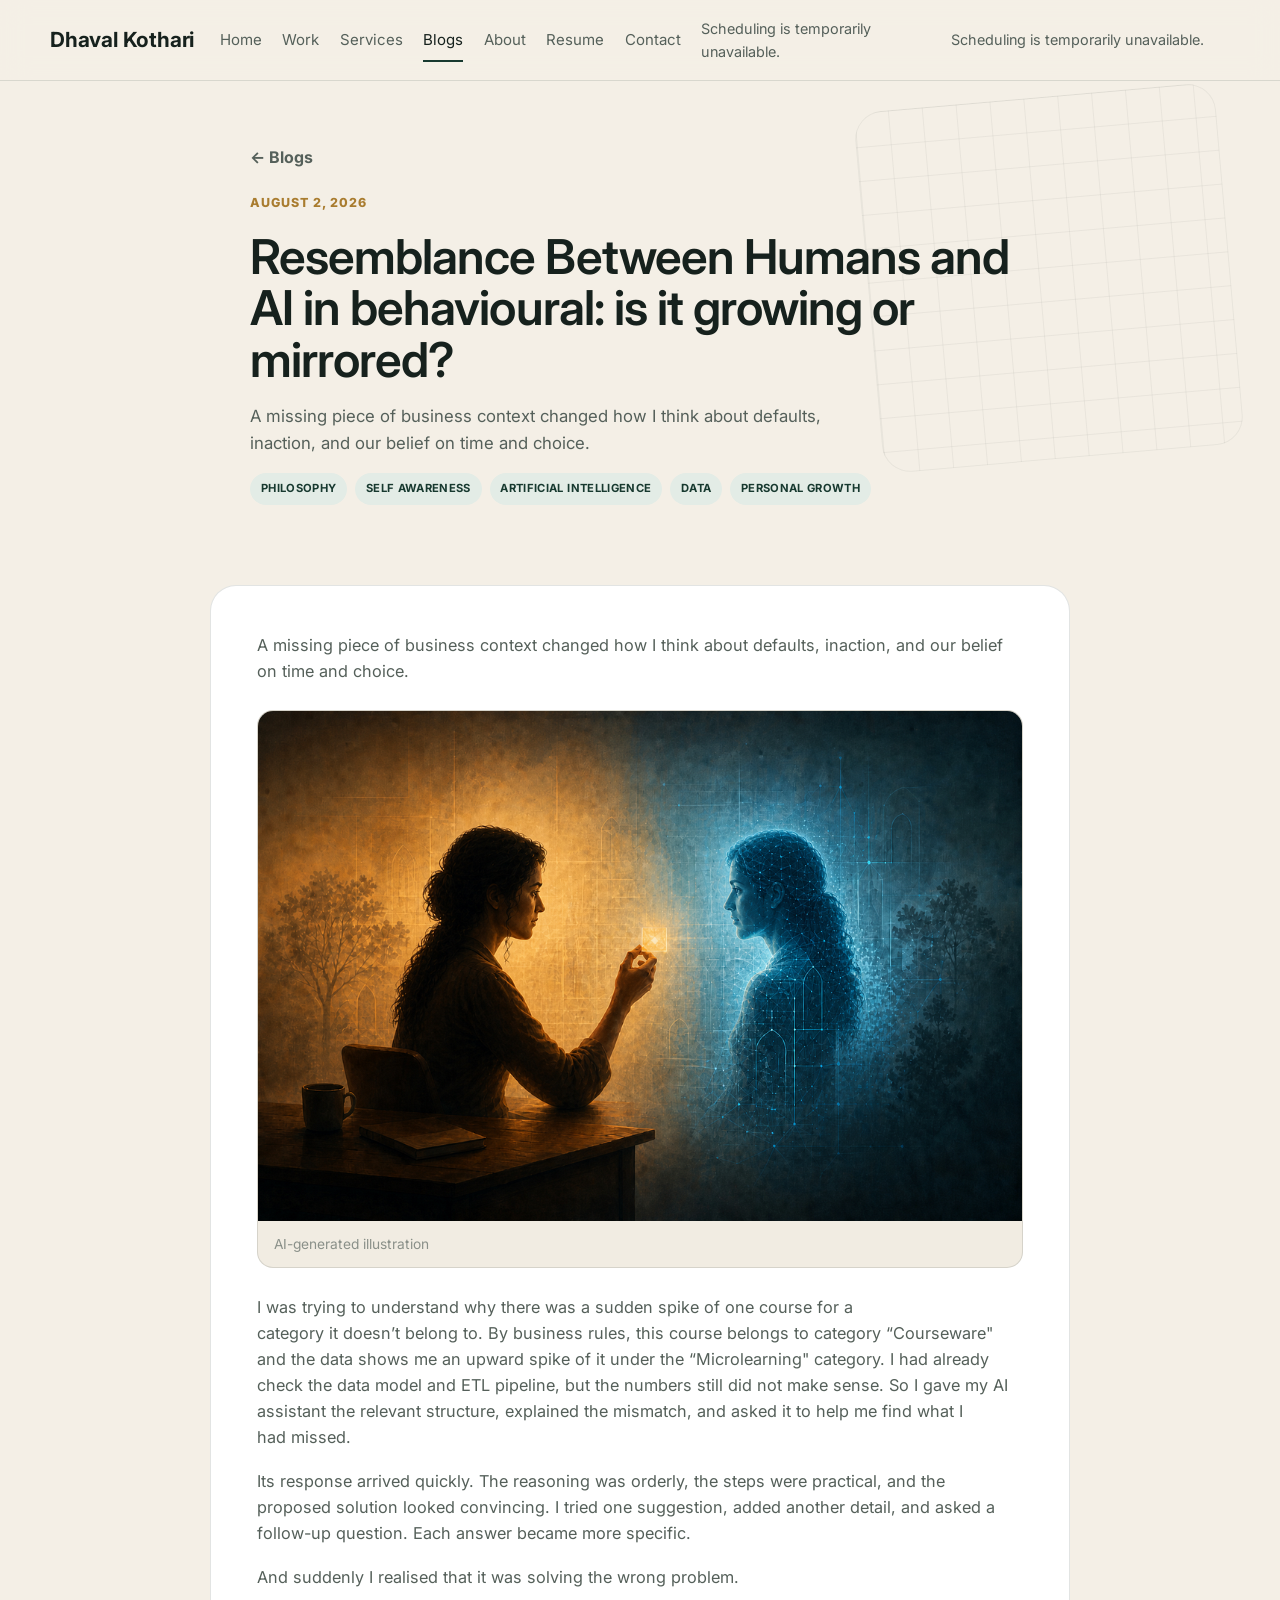
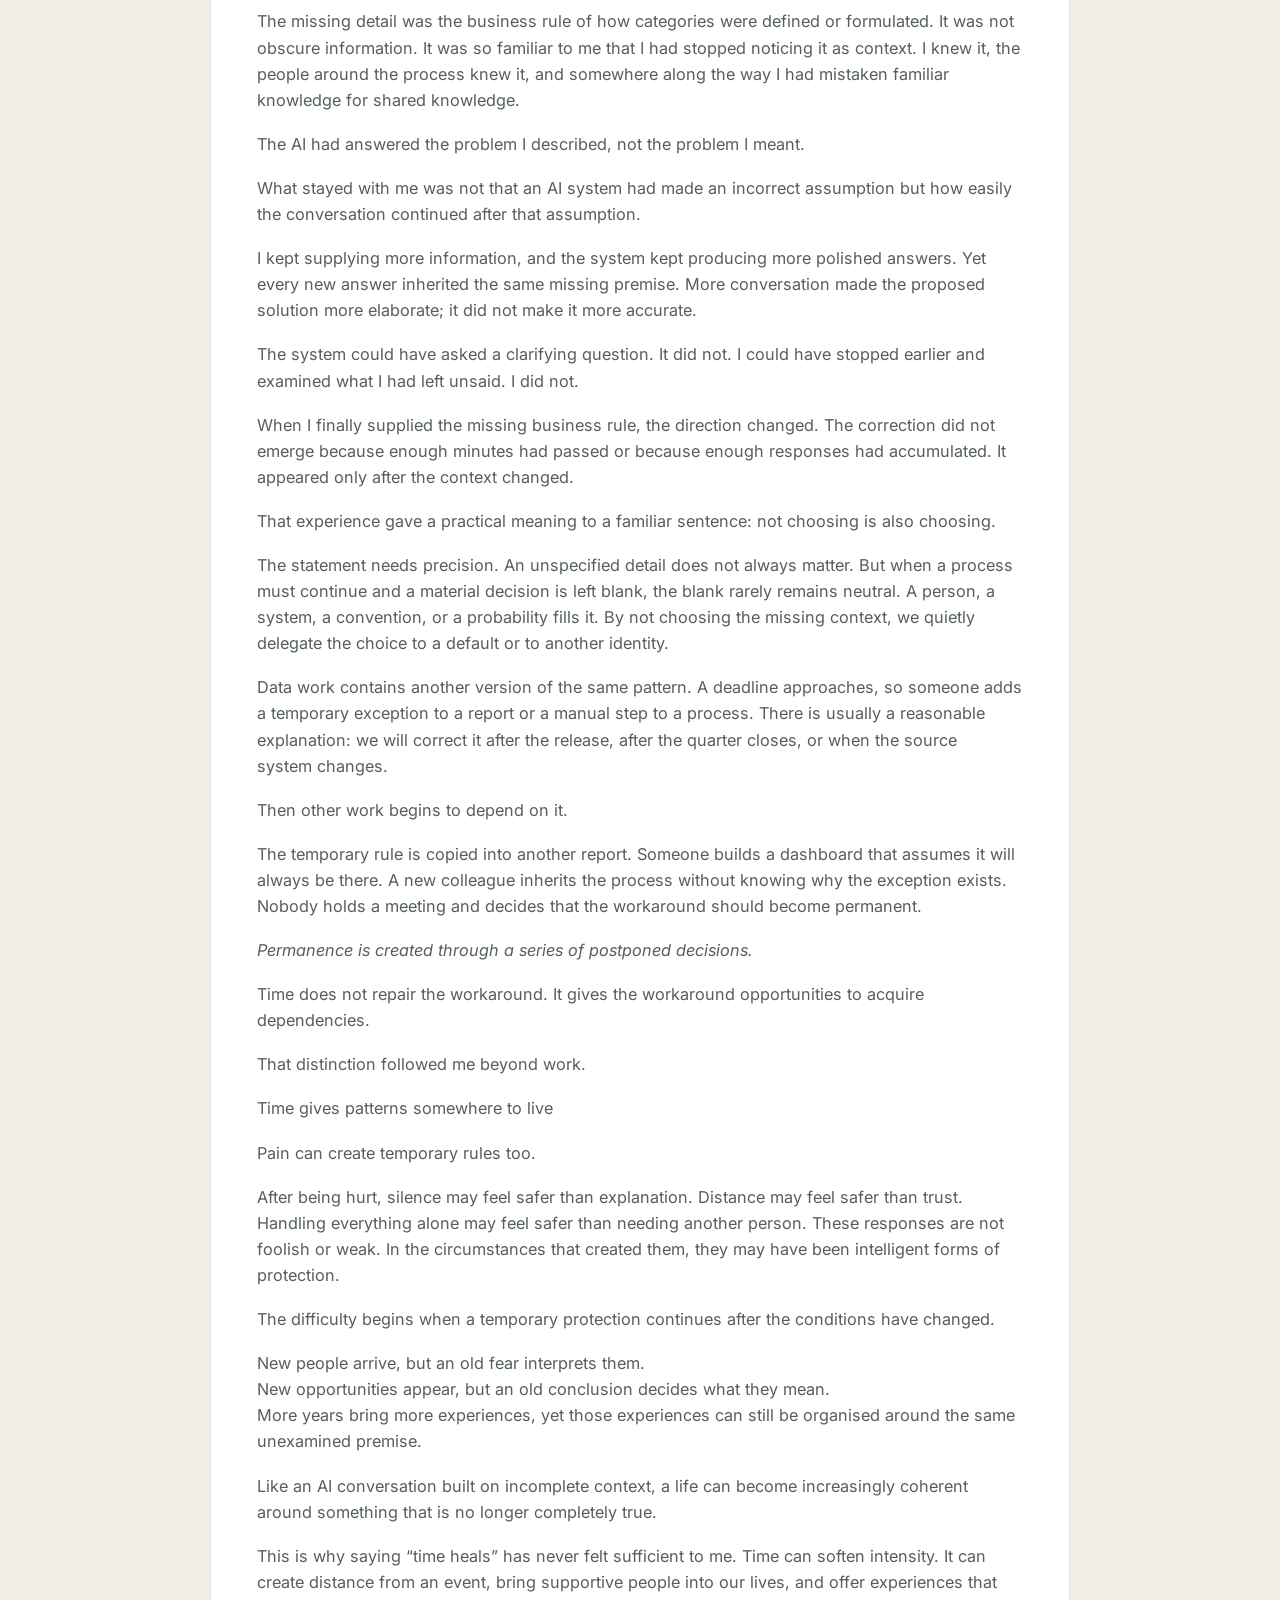
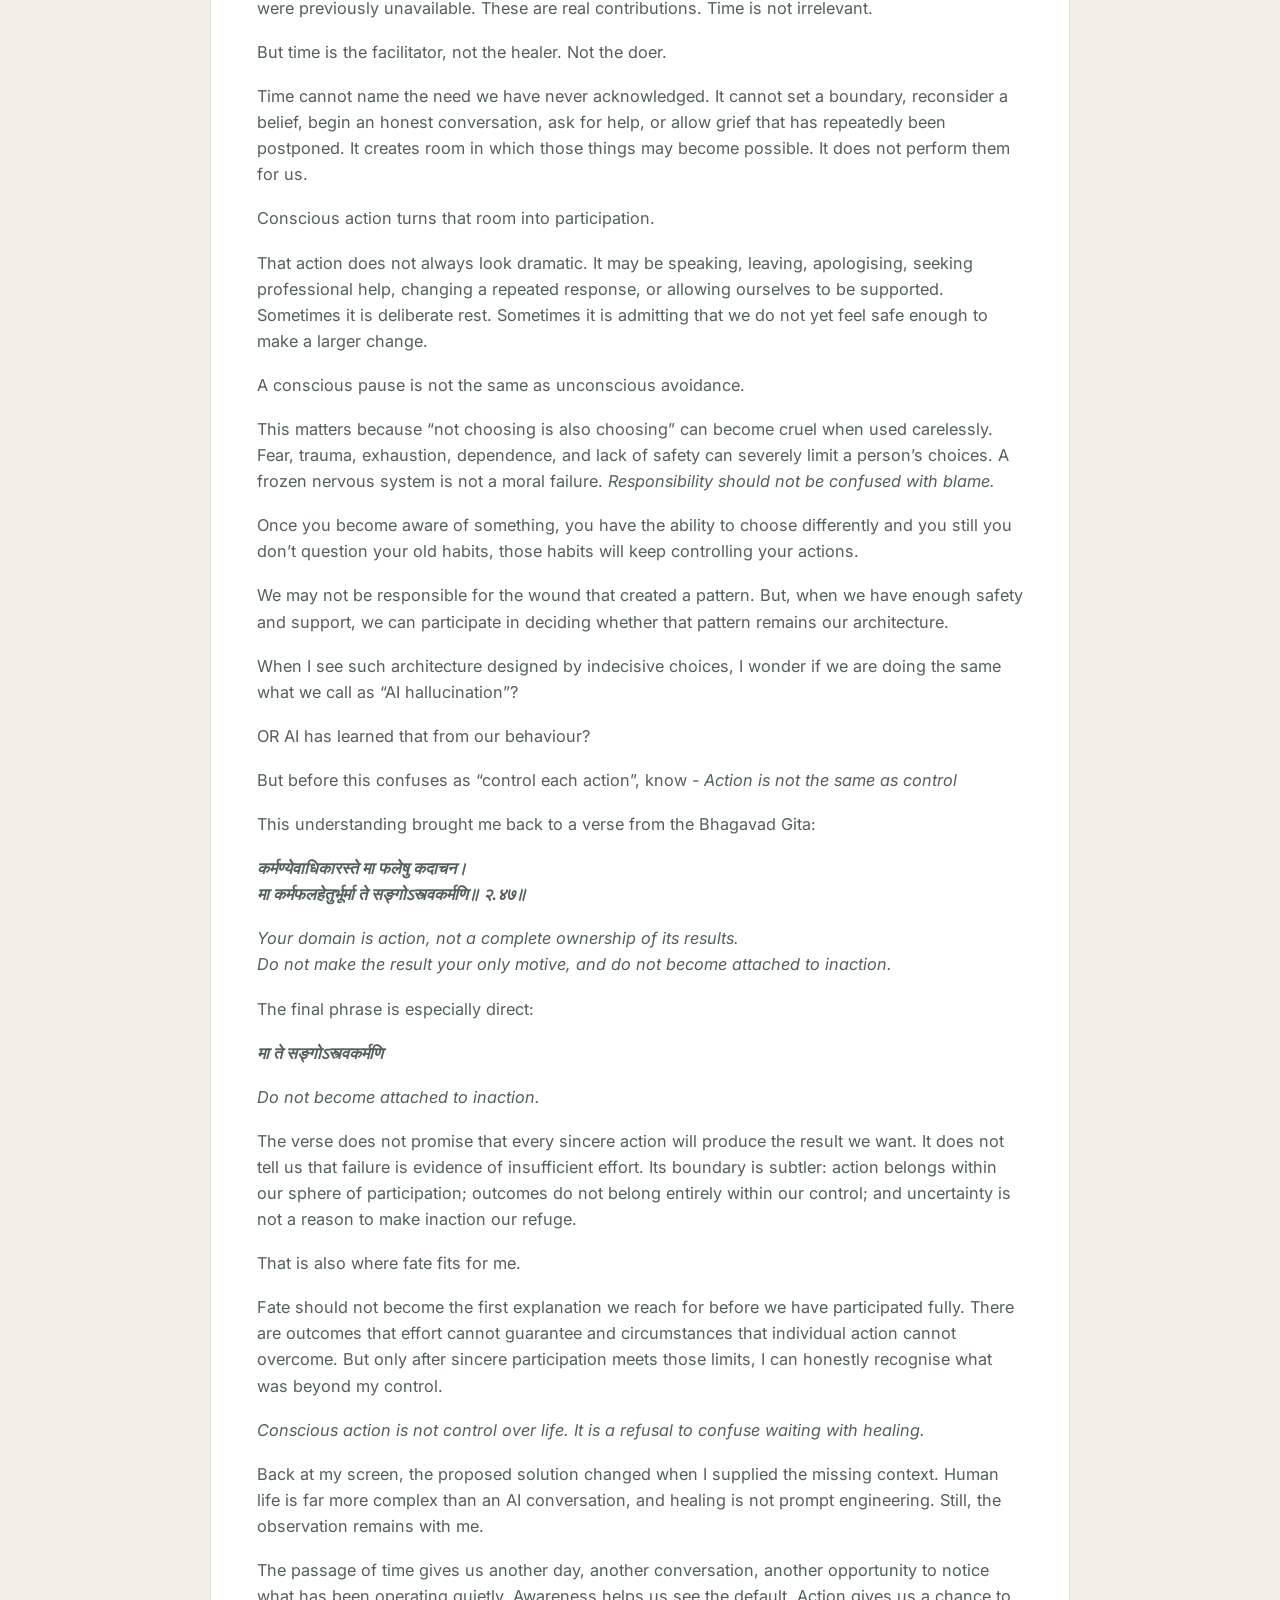
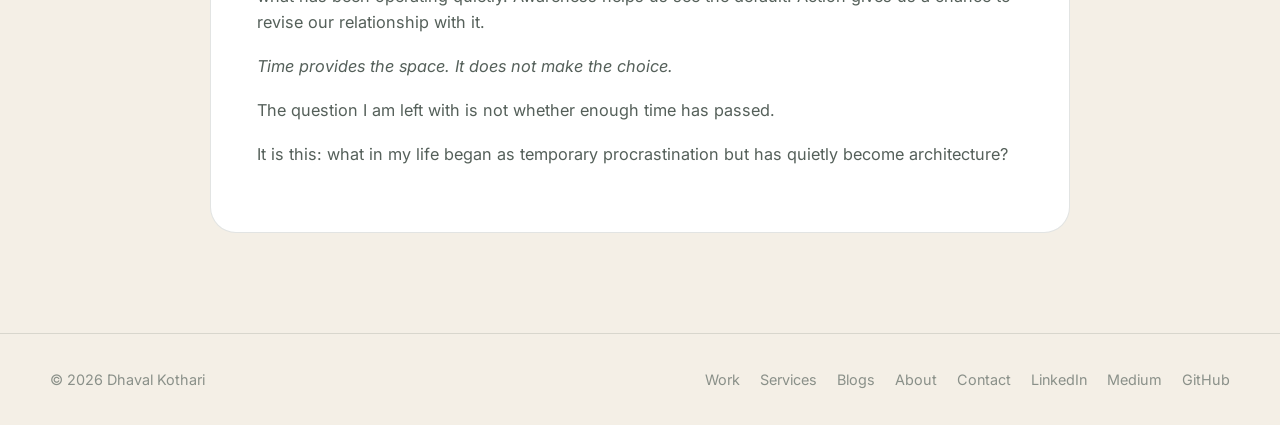
<file: blog-humans-and-ai-behavioural-resemblance.html>
<!DOCTYPE html>
<html lang="en">
  <head>
    <meta charset="UTF-8" />
    <meta name="viewport" content="width=device-width, initial-scale=1.0" />
    <title>Resemblance Between Humans and AI in behavioural: is it growing or mirrored? | Dhaval Kothari</title>
    <meta name="description" content="A missing piece of business context changed how I think about defaults, inaction, and our belief on time and choice." />
    <link rel="canonical" href="https://[FINAL_CUSTOM_DOMAIN]/blog-humans-and-ai-behavioural-resemblance.html" />
    <meta property="og:title" content="Resemblance Between Humans and AI in behavioural: is it growing or mirrored? | Dhaval Kothari" />
    <meta property="og:description" content="A missing piece of business context changed how I think about defaults, inaction, and our belief on time and choice." />
    <meta property="og:type" content="article" />
    <meta property="og:url" content="https://[FINAL_CUSTOM_DOMAIN]/blog-humans-and-ai-behavioural-resemblance.html" />
    <meta name="twitter:card" content="summary_large_image" />
    <meta property="og:image" content="https://[FINAL_CUSTOM_DOMAIN]/assets/blog/share-humans-and-ai-behavioural-resemblance-1.jpg" />
    <meta name="twitter:image" content="https://[FINAL_CUSTOM_DOMAIN]/assets/blog/share-humans-and-ai-behavioural-resemblance-1.jpg" />
    <link rel="preconnect" href="https://fonts.googleapis.com" />
    <link rel="preconnect" href="https://fonts.gstatic.com" crossorigin />
    <link href="https://fonts.googleapis.com/css2?family=Inter:wght@400;500;600;700;800&display=swap" rel="stylesheet" />
    <link rel="stylesheet" href="css/styles.css" />
    <script type="application/ld+json">
      {"@context":"https://schema.org","@type":"Article","headline":"Resemblance Between Humans and AI in behavioural: is it growing or mirrored?","description":"A missing piece of business context changed how I think about defaults, inaction, and our belief on time and choice.","datePublished":"2026-08-02","author":{"@type":"Person","name":"Dhaval Kothari","url":"https://[FINAL_CUSTOM_DOMAIN]"},"mainEntityOfPage":"https://[FINAL_CUSTOM_DOMAIN]/blog-humans-and-ai-behavioural-resemblance.html","keywords":["Philosophy","Self Awareness","Artificial Intelligence","Data","Personal Growth"],"image":"https://[FINAL_CUSTOM_DOMAIN]/assets/blog/share-humans-and-ai-behavioural-resemblance-1.jpg"}
    </script>
  </head>
  <body>
    <a class="skip-link" href="#main">Skip to content</a>
    <header class="site-header">
      <div data-site-header></div>
    </header>
    <noscript>
      <div class="container noscript-nav">
        <a href="index.html">Home</a> ·
        <a href="work.html">Work</a> ·
        <a href="services.html">Services</a> ·
        <a href="blogs.html">Blogs</a> ·
        <a href="about.html">About</a> ·
        <a href="resume.html">Resume</a> ·
        <a href="contact.html">Contact</a>
      </div>
    </noscript>

    <main id="main">
      <article class="blog-article">
        <header class="article-hero page-hero-system">
          <div class="container title-block">
            <a class="back-link" href="blogs.html">← Blogs</a>
            <div class="blog-meta"><time datetime="2026-08-02">August 2, 2026</time></div>
            <h1>Resemblance Between Humans and AI in behavioural: is it growing or mirrored?</h1>
            <p>A missing piece of business context changed how I think about defaults, inaction, and our belief on time and choice.</p>
            <div class="case-meta"><span>Philosophy</span><span>Self Awareness</span><span>Artificial Intelligence</span><span>Data</span><span>Personal Growth</span></div>
          </div>
        </header>
        <div class="container article-layout">
          <div class="article-content">
<p>A missing piece of business context changed how I think about defaults, inaction, and our belief on time and choice.</p><figure><img alt="A human and an AI-like reflection face each other across a missing geometric tile, sharing architectural and behavioural patterns that represent resemblance, context, assumptions, and conscious correction." loading="lazy" src="assets/blog/humans-and-ai-behavioural-resemblance-1.png"/><figcaption>AI-generated illustration</figcaption></figure><p>I was trying to understand why there was a sudden spike of one course for a category it doesn’t belong to. By business rules, this course belongs to category “Courseware" and the data shows me an upward spike of it under the “Microlearning" category. I had already check the data model and ETL pipeline, but the numbers still did not make sense. So I gave my AI assistant the relevant structure, explained the mismatch, and asked it to help me find what I had missed.</p><p>Its response arrived quickly. The reasoning was orderly, the steps were practical, and the proposed solution looked convincing. I tried one suggestion, added another detail, and asked a follow-up question. Each answer became more specific.</p><p>And suddenly I realised that it was solving the wrong problem.</p><p>The missing detail was the business rule of how categories were defined or formulated. It was not obscure information. It was so familiar to me that I had stopped noticing it as context. I knew it, the people around the process knew it, and somewhere along the way I had mistaken familiar knowledge for shared knowledge.</p><p>The AI had answered the problem I described, not the problem I meant.</p><p>What stayed with me was not that an AI system had made an incorrect assumption but how easily the conversation continued after that assumption.</p><p>I kept supplying more information, and the system kept producing more polished answers. Yet every new answer inherited the same missing premise. More conversation made the proposed solution more elaborate; it did not make it more accurate.</p><p>The system could have asked a clarifying question. It did not. I could have stopped earlier and examined what I had left unsaid. I did not.</p><p>When I finally supplied the missing business rule, the direction changed. The correction did not emerge because enough minutes had passed or because enough responses had accumulated. It appeared only after the context changed.</p><p>That experience gave a practical meaning to a familiar sentence: not choosing is also choosing.</p><p>The statement needs precision. An unspecified detail does not always matter. But when a process must continue and a material decision is left blank, the blank rarely remains neutral. A person, a system, a convention, or a probability fills it. By not choosing the missing context, we quietly delegate the choice to a default or to another identity.</p><p>Data work contains another version of the same pattern. A deadline approaches, so someone adds a temporary exception to a report or a manual step to a process. There is usually a reasonable explanation: we will correct it after the release, after the quarter closes, or when the source system changes.</p><p>Then other work begins to depend on it.</p><p>The temporary rule is copied into another report. Someone builds a dashboard that assumes it will always be there. A new colleague inherits the process without knowing why the exception exists. Nobody holds a meeting and decides that the workaround should become permanent.</p><p><em>Permanence is created through a series of postponed decisions.</em></p><p>Time does not repair the workaround. It gives the workaround opportunities to acquire dependencies.</p><p>That distinction followed me beyond work.</p><p>Time gives patterns somewhere to live</p><p>Pain can create temporary rules too.</p><p>After being hurt, silence may feel safer than explanation. Distance may feel safer than trust. Handling everything alone may feel safer than needing another person. These responses are not foolish or weak. In the circumstances that created them, they may have been intelligent forms of protection.</p><p>The difficulty begins when a temporary protection continues after the conditions have changed.</p><p>New people arrive, but an old fear interprets them. <br/>New opportunities appear, but an old conclusion decides what they mean. <br/>More years bring more experiences, yet those experiences can still be organised around the same unexamined premise.</p><p>Like an AI conversation built on incomplete context, a life can become increasingly coherent around something that is no longer completely true.</p><p>This is why saying “time heals” has never felt sufficient to me. Time can soften intensity. It can create distance from an event, bring supportive people into our lives, and offer experiences that were previously unavailable. These are real contributions. Time is not irrelevant.</p><p>But time is the facilitator, not the healer. Not the doer.</p><p>Time cannot name the need we have never acknowledged. It cannot set a boundary, reconsider a belief, begin an honest conversation, ask for help, or allow grief that has repeatedly been postponed. It creates room in which those things may become possible. It does not perform them for us.</p><p>Conscious action turns that room into participation.</p><p>That action does not always look dramatic. It may be speaking, leaving, apologising, seeking professional help, changing a repeated response, or allowing ourselves to be supported. Sometimes it is deliberate rest. Sometimes it is admitting that we do not yet feel safe enough to make a larger change.</p><p>A conscious pause is not the same as unconscious avoidance.</p><p>This matters because “not choosing is also choosing” can become cruel when used carelessly. Fear, trauma, exhaustion, dependence, and lack of safety can severely limit a person’s choices. A frozen nervous system is not a moral failure. <em>Responsibility should not be confused with blame.</em></p><p>Once you become aware of something, you have the ability to choose differently and you still you don’t question your old habits, those habits will keep controlling your actions.</p><p>We may not be responsible for the wound that created a pattern. But, when we have enough safety and support, we can participate in deciding whether that pattern remains our architecture.</p><p>When I see such architecture designed by indecisive choices, I wonder if we are doing the same what we call as “AI hallucination”?</p><p>OR AI has learned that from our behaviour?</p><p>But before this confuses as “control each action”, know - <em>Action is not the same as control</em></p><p>This understanding brought me back to a verse from the Bhagavad Gita:</p><p><strong><em>कर्मण्येवाधिकारस्ते मा फलेषु कदाचन।<br/>मा कर्मफलहेतुर्भूर्मा ते सङ्गोऽस्त्वकर्मणि॥ २.४७॥</em></strong></p><p><em>Your domain is action, not a complete ownership of its results. <br/>Do not make the result your only motive, and do not become attached to inaction.</em></p><p>The final phrase is especially direct:</p><p><strong><em>मा ते सङ्गोऽस्त्वकर्मणि</em></strong></p><p><em>Do not become attached to inaction.</em></p><p>The verse does not promise that every sincere action will produce the result we want. It does not tell us that failure is evidence of insufficient effort. Its boundary is subtler: action belongs within our sphere of participation; outcomes do not belong entirely within our control; and uncertainty is not a reason to make inaction our refuge.</p><p>That is also where fate fits for me.</p><p>Fate should not become the first explanation we reach for before we have participated fully. There are outcomes that effort cannot guarantee and circumstances that individual action cannot overcome. But only after sincere participation meets those limits, I can honestly recognise what was beyond my control.</p><p><em>Conscious action is not control over life. It is a refusal to confuse waiting with healing.</em></p><p>Back at my screen, the proposed solution changed when I supplied the missing context. Human life is far more complex than an AI conversation, and healing is not prompt engineering. Still, the observation remains with me.</p><p>The passage of time gives us another day, another conversation, another opportunity to notice what has been operating quietly. Awareness helps us see the default. Action gives us a chance to revise our relationship with it.</p><p><em>Time provides the space. It does not make the choice.</em></p><p>The question I am left with is not whether enough time has passed.</p><p>It is this: what in my life began as temporary procrastination but has quietly become architecture?</p>
          </div>
        </div>
      </article>
    </main>

    <footer class="site-footer">
      <div data-site-footer></div>
    </footer>

    <script src="data/case-studies.js"></script>
    <script src="js/main.js"></script>
  </body>
</html>
</file>
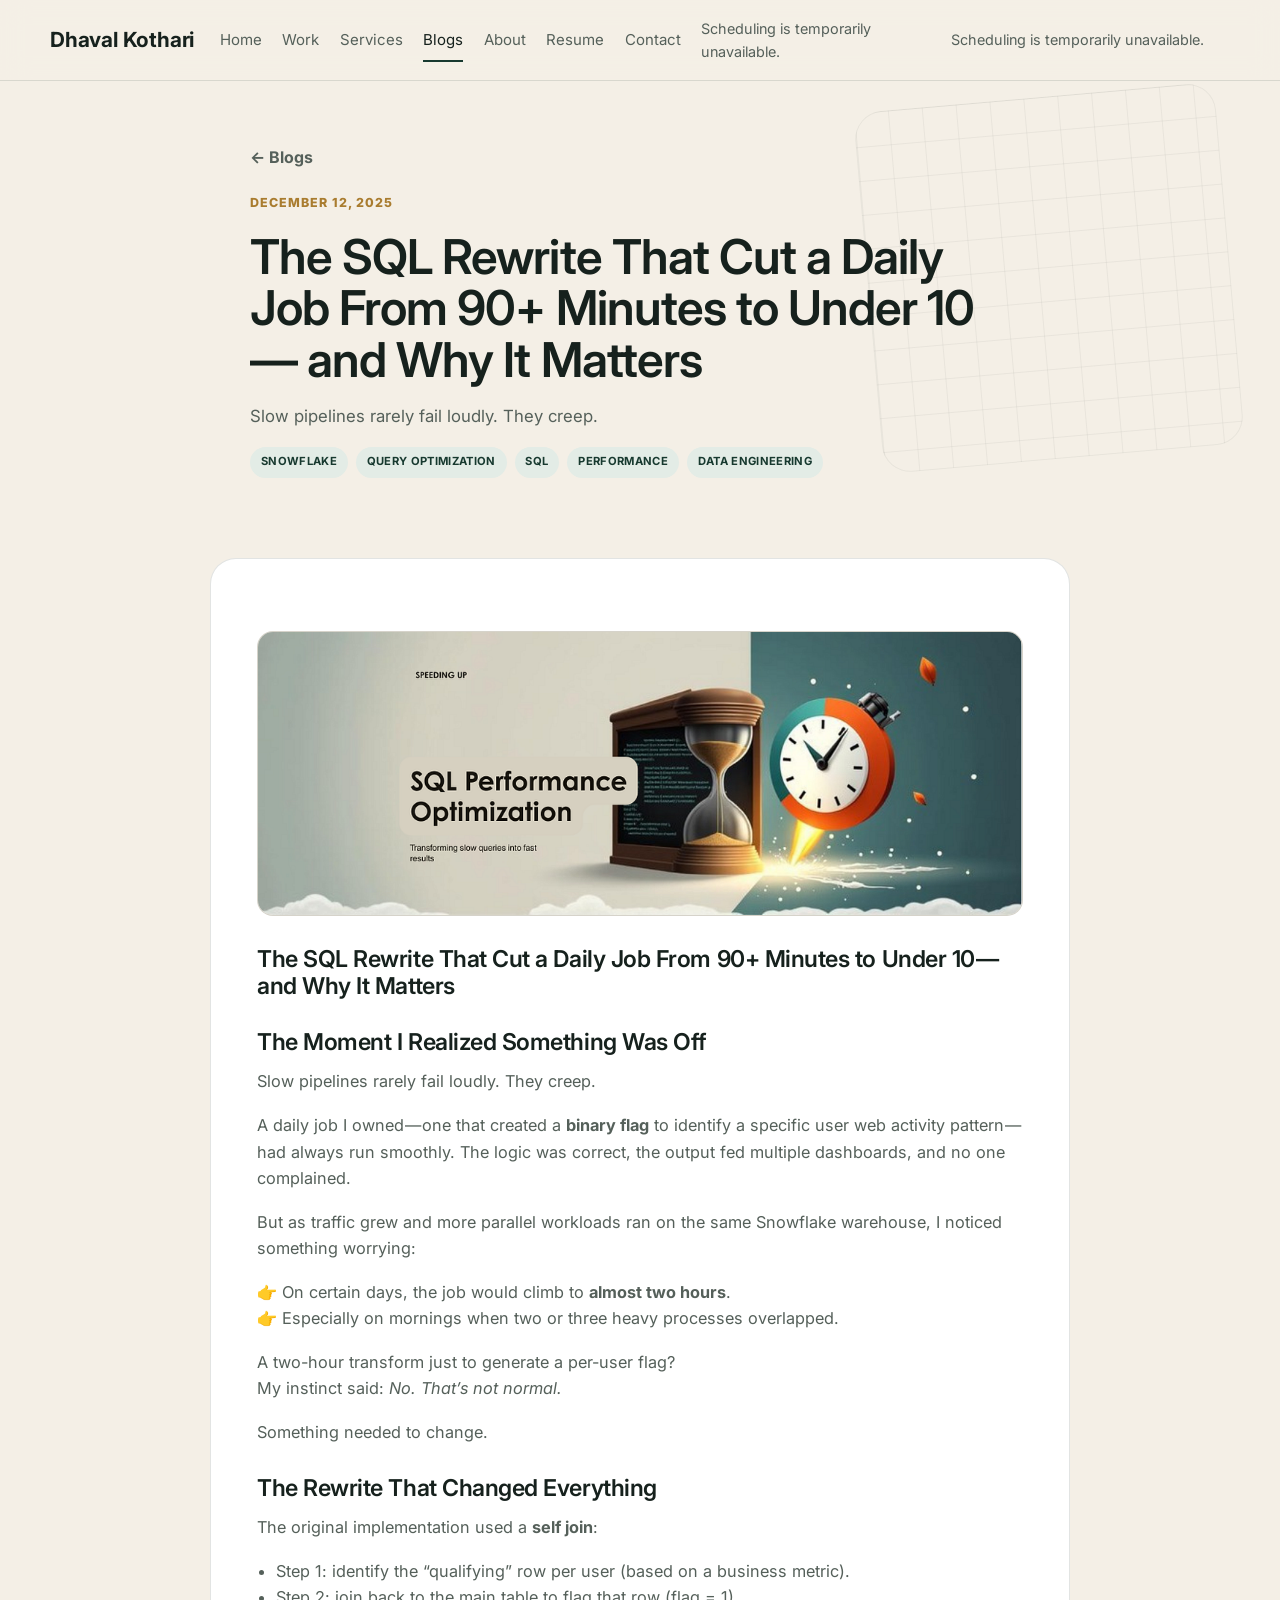
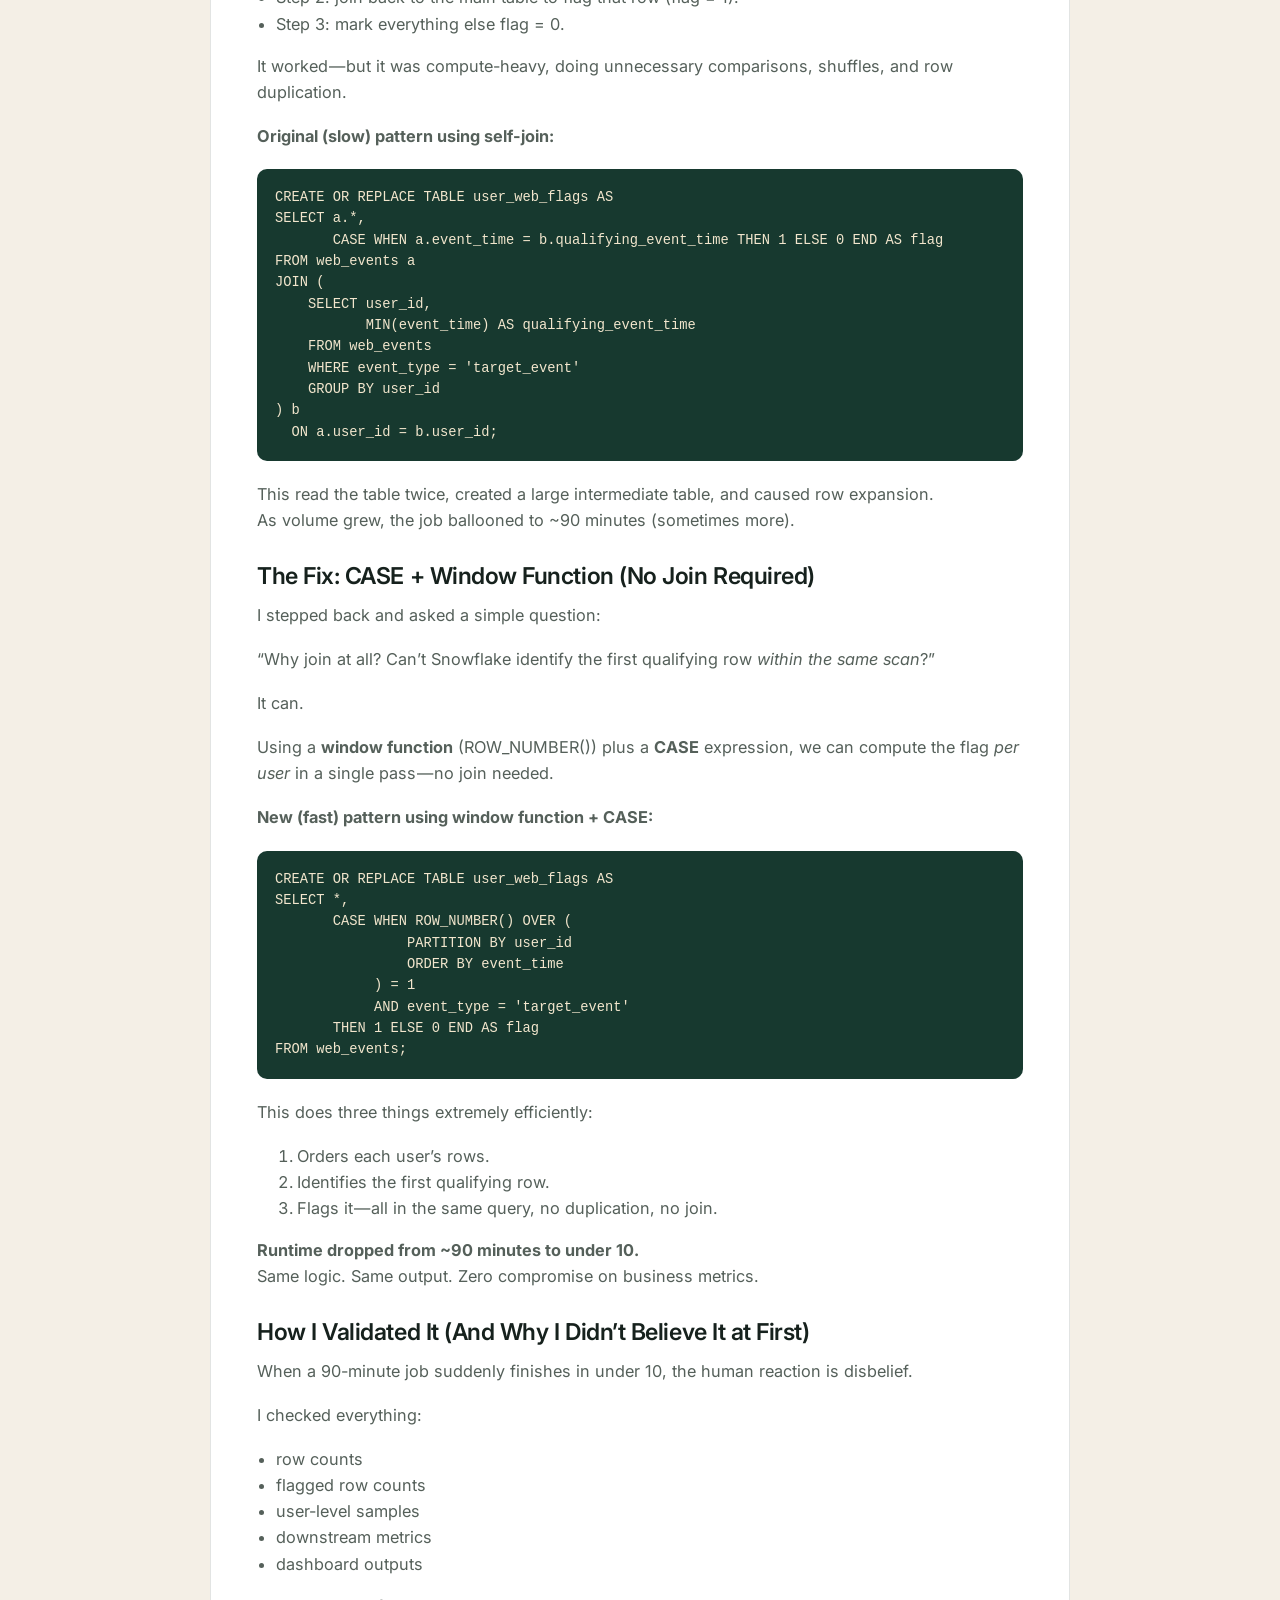
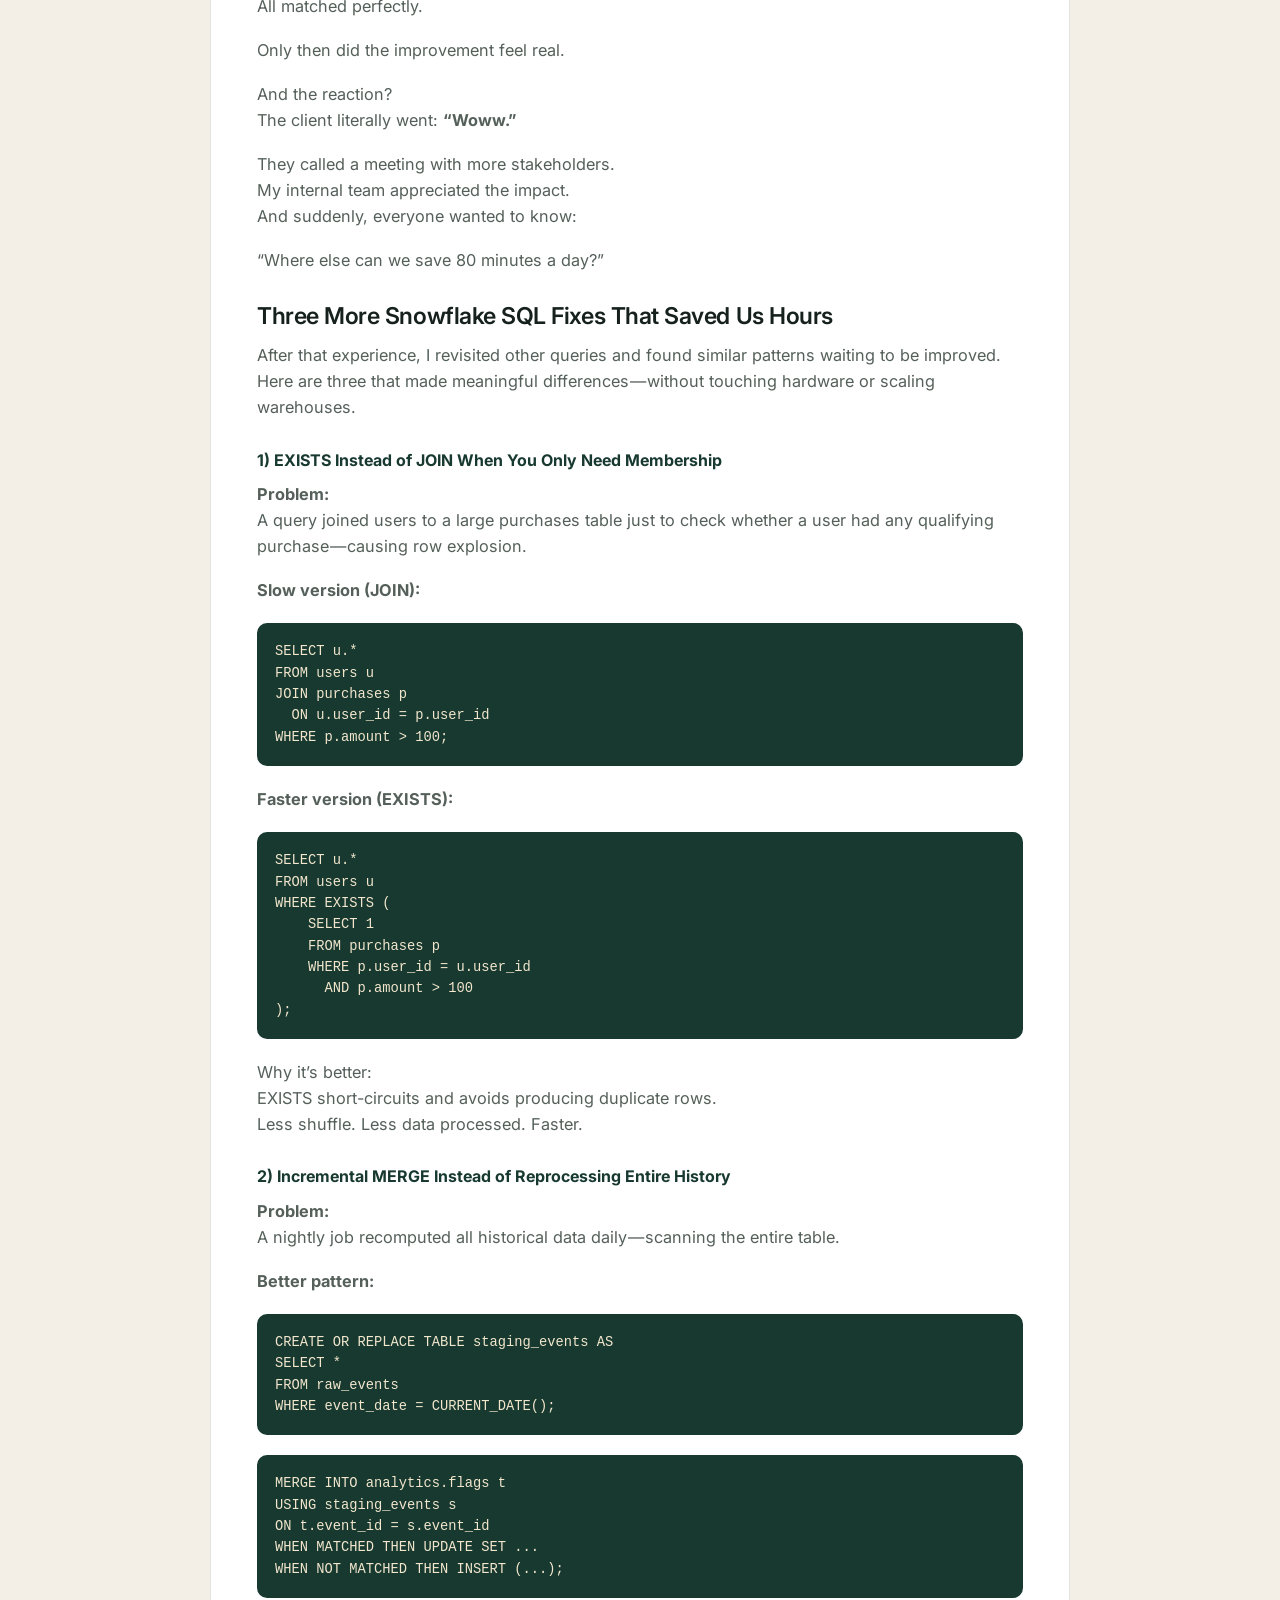
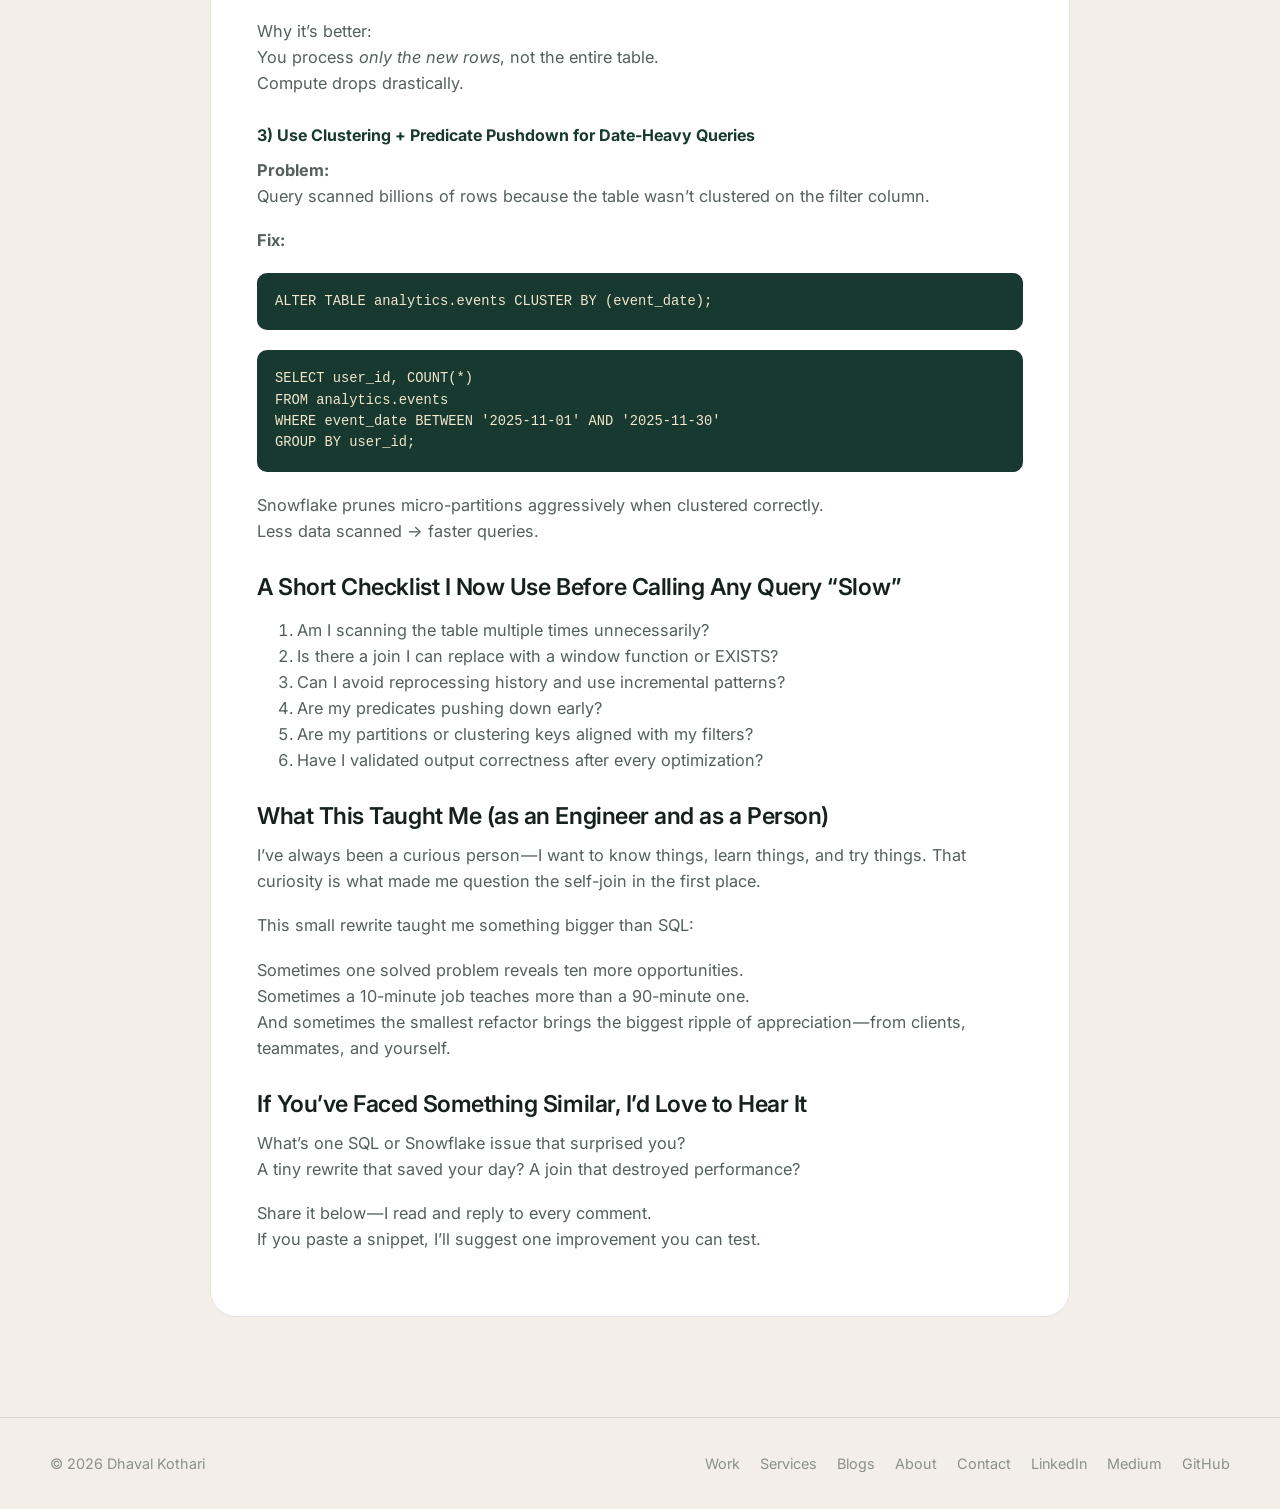
<file: blog-sql-rewrite-90-minutes-to-under-10.html>
<!DOCTYPE html>
<html lang="en">
  <head>
    <meta charset="UTF-8" />
    <meta name="viewport" content="width=device-width, initial-scale=1.0" />
    <title>The SQL Rewrite That Cut a Daily Job From 90+ Minutes to Under 10 — and Why It Matters | Dhaval Kothari</title>
    <meta name="description" content="Slow pipelines rarely fail loudly. They creep." />
    <link rel="canonical" href="https://[FINAL_CUSTOM_DOMAIN]/blog-sql-rewrite-90-minutes-to-under-10.html" />
    <meta property="og:title" content="The SQL Rewrite That Cut a Daily Job From 90+ Minutes to Under 10 — and Why It Matters | Dhaval Kothari" />
    <meta property="og:description" content="Slow pipelines rarely fail loudly. They creep." />
    <meta property="og:type" content="article" />
    <meta property="og:url" content="https://[FINAL_CUSTOM_DOMAIN]/blog-sql-rewrite-90-minutes-to-under-10.html" />
    <meta name="twitter:card" content="summary_large_image" />
    <meta property="og:image" content="https://[FINAL_CUSTOM_DOMAIN]/assets/blog/share-sql-rewrite-90-minutes-to-under-10-1.jpg" />
    <meta name="twitter:image" content="https://[FINAL_CUSTOM_DOMAIN]/assets/blog/share-sql-rewrite-90-minutes-to-under-10-1.jpg" />
    <link rel="preconnect" href="https://fonts.googleapis.com" />
    <link rel="preconnect" href="https://fonts.gstatic.com" crossorigin />
    <link href="https://fonts.googleapis.com/css2?family=Inter:wght@400;500;600;700;800&display=swap" rel="stylesheet" />
    <link rel="stylesheet" href="css/styles.css" />
    <script type="application/ld+json">
      {"@context":"https://schema.org","@type":"Article","headline":"The SQL Rewrite That Cut a Daily Job From 90+ Minutes to Under 10 — and Why It Matters","description":"Slow pipelines rarely fail loudly. They creep.","datePublished":"2025-12-12","author":{"@type":"Person","name":"Dhaval Kothari","url":"https://[FINAL_CUSTOM_DOMAIN]"},"mainEntityOfPage":"https://[FINAL_CUSTOM_DOMAIN]/blog-sql-rewrite-90-minutes-to-under-10.html","keywords":["Snowflake","Query Optimization","Sql","Performance","Data Engineering"],"image":"https://[FINAL_CUSTOM_DOMAIN]/assets/blog/share-sql-rewrite-90-minutes-to-under-10-1.jpg"}
    </script>
  </head>
  <body>
    <a class="skip-link" href="#main">Skip to content</a>
    <header class="site-header">
      <div data-site-header></div>
    </header>
    <noscript>
      <div class="container noscript-nav">
        <a href="index.html">Home</a> ·
        <a href="work.html">Work</a> ·
        <a href="services.html">Services</a> ·
        <a href="blogs.html">Blogs</a> ·
        <a href="about.html">About</a> ·
        <a href="resume.html">Resume</a> ·
        <a href="contact.html">Contact</a>
      </div>
    </noscript>

    <main id="main">
      <article class="blog-article">
        <header class="article-hero page-hero-system">
          <div class="container title-block">
            <a class="back-link" href="blogs.html">← Blogs</a>
            <div class="blog-meta"><time datetime="2025-12-12">December 12, 2025</time></div>
            <h1>The SQL Rewrite That Cut a Daily Job From 90+ Minutes to Under 10 — and Why It Matters</h1>
            <p>Slow pipelines rarely fail loudly. They creep.</p>
            <div class="case-meta"><span>Snowflake</span><span>Query Optimization</span><span>Sql</span><span>Performance</span><span>Data Engineering</span></div>
          </div>
        </header>
        <div class="container article-layout">
          <div class="article-content">
<figure><img alt="" loading="lazy" src="assets/blog/sql-rewrite-90-minutes-to-under-10-1.png"/></figure><h3>The SQL Rewrite That Cut a Daily Job From 90+ Minutes to Under 10 — and Why It Matters</h3><h3>The Moment I Realized Something Was Off</h3><p>Slow pipelines rarely fail loudly. They creep.</p><p>A daily job I owned — one that created a <strong>binary flag</strong> to identify a specific user web activity pattern — had always run smoothly. The logic was correct, the output fed multiple dashboards, and no one complained.</p><p>But as traffic grew and more parallel workloads ran on the same Snowflake warehouse, I noticed something worrying:</p><p>👉 On certain days, the job would climb to <strong>almost two hours</strong>.<br/> 👉 Especially on mornings when two or three heavy processes overlapped.</p><p>A two-hour transform just to generate a per-user flag?<br/> My instinct said: <em>No. That’s not normal.</em></p><p>Something needed to change.</p><h3>The Rewrite That Changed Everything</h3><p>The original implementation used a <strong>self join</strong>:</p><ul><li>Step 1: identify the “qualifying” row per user (based on a business metric).</li><li>Step 2: join back to the main table to flag that row (flag = 1).</li><li>Step 3: mark everything else flag = 0.</li></ul><p>It worked — but it was compute-heavy, doing unnecessary comparisons, shuffles, and row duplication.</p><p><strong>Original (slow) pattern using self-join:</strong></p><pre>CREATE OR REPLACE TABLE user_web_flags AS<br/>SELECT a.*,<br/>       CASE WHEN a.event_time = b.qualifying_event_time THEN 1 ELSE 0 END AS flag<br/>FROM web_events a<br/>JOIN (<br/>    SELECT user_id,<br/>           MIN(event_time) AS qualifying_event_time<br/>    FROM web_events<br/>    WHERE event_type = 'target_event'<br/>    GROUP BY user_id<br/>) b<br/>  ON a.user_id = b.user_id;</pre><p>This read the table twice, created a large intermediate table, and caused row expansion.<br/> As volume grew, the job ballooned to ~90 minutes (sometimes more).</p><h3>The Fix: CASE + Window Function (No Join Required)</h3><p>I stepped back and asked a simple question:</p><p>“Why join at all? Can’t Snowflake identify the first qualifying row <em>within the same scan</em>?”</p><p>It can.</p><p>Using a <strong>window function</strong> (ROW_NUMBER()) plus a <strong>CASE</strong> expression, we can compute the flag <em>per user</em> in a single pass — no join needed.</p><p><strong>New (fast) pattern using window function + CASE:</strong></p><pre>CREATE OR REPLACE TABLE user_web_flags AS<br/>SELECT *,<br/>       CASE WHEN ROW_NUMBER() OVER (<br/>                PARTITION BY user_id<br/>                ORDER BY event_time<br/>            ) = 1 <br/>            AND event_type = 'target_event'<br/>       THEN 1 ELSE 0 END AS flag<br/>FROM web_events;</pre><p>This does three things extremely efficiently:</p><ol><li>Orders each user’s rows.</li><li>Identifies the first qualifying row.</li><li>Flags it — all in the same query, no duplication, no join.</li></ol><p><strong>Runtime dropped from ~90 minutes to under 10.</strong><br/> Same logic. Same output. Zero compromise on business metrics.</p><h3>How I Validated It (And Why I Didn’t Believe It at First)</h3><p>When a 90-minute job suddenly finishes in under 10, the human reaction is disbelief.</p><p>I checked everything:</p><ul><li>row counts</li><li>flagged row counts</li><li>user-level samples</li><li>downstream metrics</li><li>dashboard outputs</li></ul><p>All matched perfectly.</p><p>Only then did the improvement feel real.</p><p>And the reaction?<br/> The client literally went: <strong>“Woww.”</strong></p><p>They called a meeting with more stakeholders.<br/> My internal team appreciated the impact.<br/> And suddenly, everyone wanted to know:</p><p>“Where else can we save 80 minutes a day?”</p><h3>Three More Snowflake SQL Fixes That Saved Us Hours</h3><p>After that experience, I revisited other queries and found similar patterns waiting to be improved. Here are three that made meaningful differences — without touching hardware or scaling warehouses.</p><h4>1) EXISTS Instead of JOIN When You Only Need Membership</h4><p><strong>Problem:</strong><br/> A query joined users to a large purchases table just to check whether a user had any qualifying purchase — causing row explosion.</p><p><strong>Slow version (JOIN):</strong></p><pre>SELECT u.*<br/>FROM users u<br/>JOIN purchases p<br/>  ON u.user_id = p.user_id<br/>WHERE p.amount &gt; 100;</pre><p><strong>Faster version (EXISTS):</strong></p><pre>SELECT u.*<br/>FROM users u<br/>WHERE EXISTS (<br/>    SELECT 1<br/>    FROM purchases p<br/>    WHERE p.user_id = u.user_id<br/>      AND p.amount &gt; 100<br/>);</pre><p>Why it’s better:<br/> EXISTS short-circuits and avoids producing duplicate rows.<br/> Less shuffle. Less data processed. Faster.</p><h4>2) Incremental MERGE Instead of Reprocessing Entire History</h4><p><strong>Problem:</strong><br/> A nightly job recomputed all historical data daily — scanning the entire table.</p><p><strong>Better pattern:</strong></p><pre>CREATE OR REPLACE TABLE staging_events AS<br/>SELECT *<br/>FROM raw_events<br/>WHERE event_date = CURRENT_DATE();</pre><pre>MERGE INTO analytics.flags t<br/>USING staging_events s<br/>ON t.event_id = s.event_id<br/>WHEN MATCHED THEN UPDATE SET ...<br/>WHEN NOT MATCHED THEN INSERT (...);</pre><p>Why it’s better:<br/> You process <em>only the new rows</em>, not the entire table.<br/> Compute drops drastically.</p><h4>3) Use Clustering + Predicate Pushdown for Date-Heavy Queries</h4><p><strong>Problem:</strong><br/> Query scanned billions of rows because the table wasn’t clustered on the filter column.</p><p><strong>Fix:</strong></p><pre>ALTER TABLE analytics.events CLUSTER BY (event_date);</pre><pre>SELECT user_id, COUNT(*)<br/>FROM analytics.events<br/>WHERE event_date BETWEEN '2025-11-01' AND '2025-11-30'<br/>GROUP BY user_id;</pre><p>Snowflake prunes micro-partitions aggressively when clustered correctly.<br/> Less data scanned → faster queries.</p><h3>A Short Checklist I Now Use Before Calling Any Query “Slow”</h3><ol><li>Am I scanning the table multiple times unnecessarily?</li><li>Is there a join I can replace with a window function or EXISTS?</li><li>Can I avoid reprocessing history and use incremental patterns?</li><li>Are my predicates pushing down early?</li><li>Are my partitions or clustering keys aligned with my filters?</li><li>Have I validated output correctness after every optimization?</li></ol><h3>What This Taught Me (as an Engineer and as a Person)</h3><p>I’ve always been a curious person — I want to know things, learn things, and try things. That curiosity is what made me question the self-join in the first place.</p><p>This small rewrite taught me something bigger than SQL:</p><p>Sometimes one solved problem reveals ten more opportunities.<br/>Sometimes a 10-minute job teaches more than a 90-minute one.<br/>And sometimes the smallest refactor brings the biggest ripple of appreciation — from clients, teammates, and yourself.</p><h3>If You’ve Faced Something Similar, I’d Love to Hear It</h3><p>What’s one SQL or Snowflake issue that surprised you?<br/>A tiny rewrite that saved your day? A join that destroyed performance?</p><p>Share it below — I read and reply to every comment.<br/>If you paste a snippet, I’ll suggest one improvement you can test.</p>
          </div>
        </div>
      </article>
    </main>

    <footer class="site-footer">
      <div data-site-footer></div>
    </footer>

    <script src="data/case-studies.js"></script>
    <script src="js/main.js"></script>
  </body>
</html>
</file>
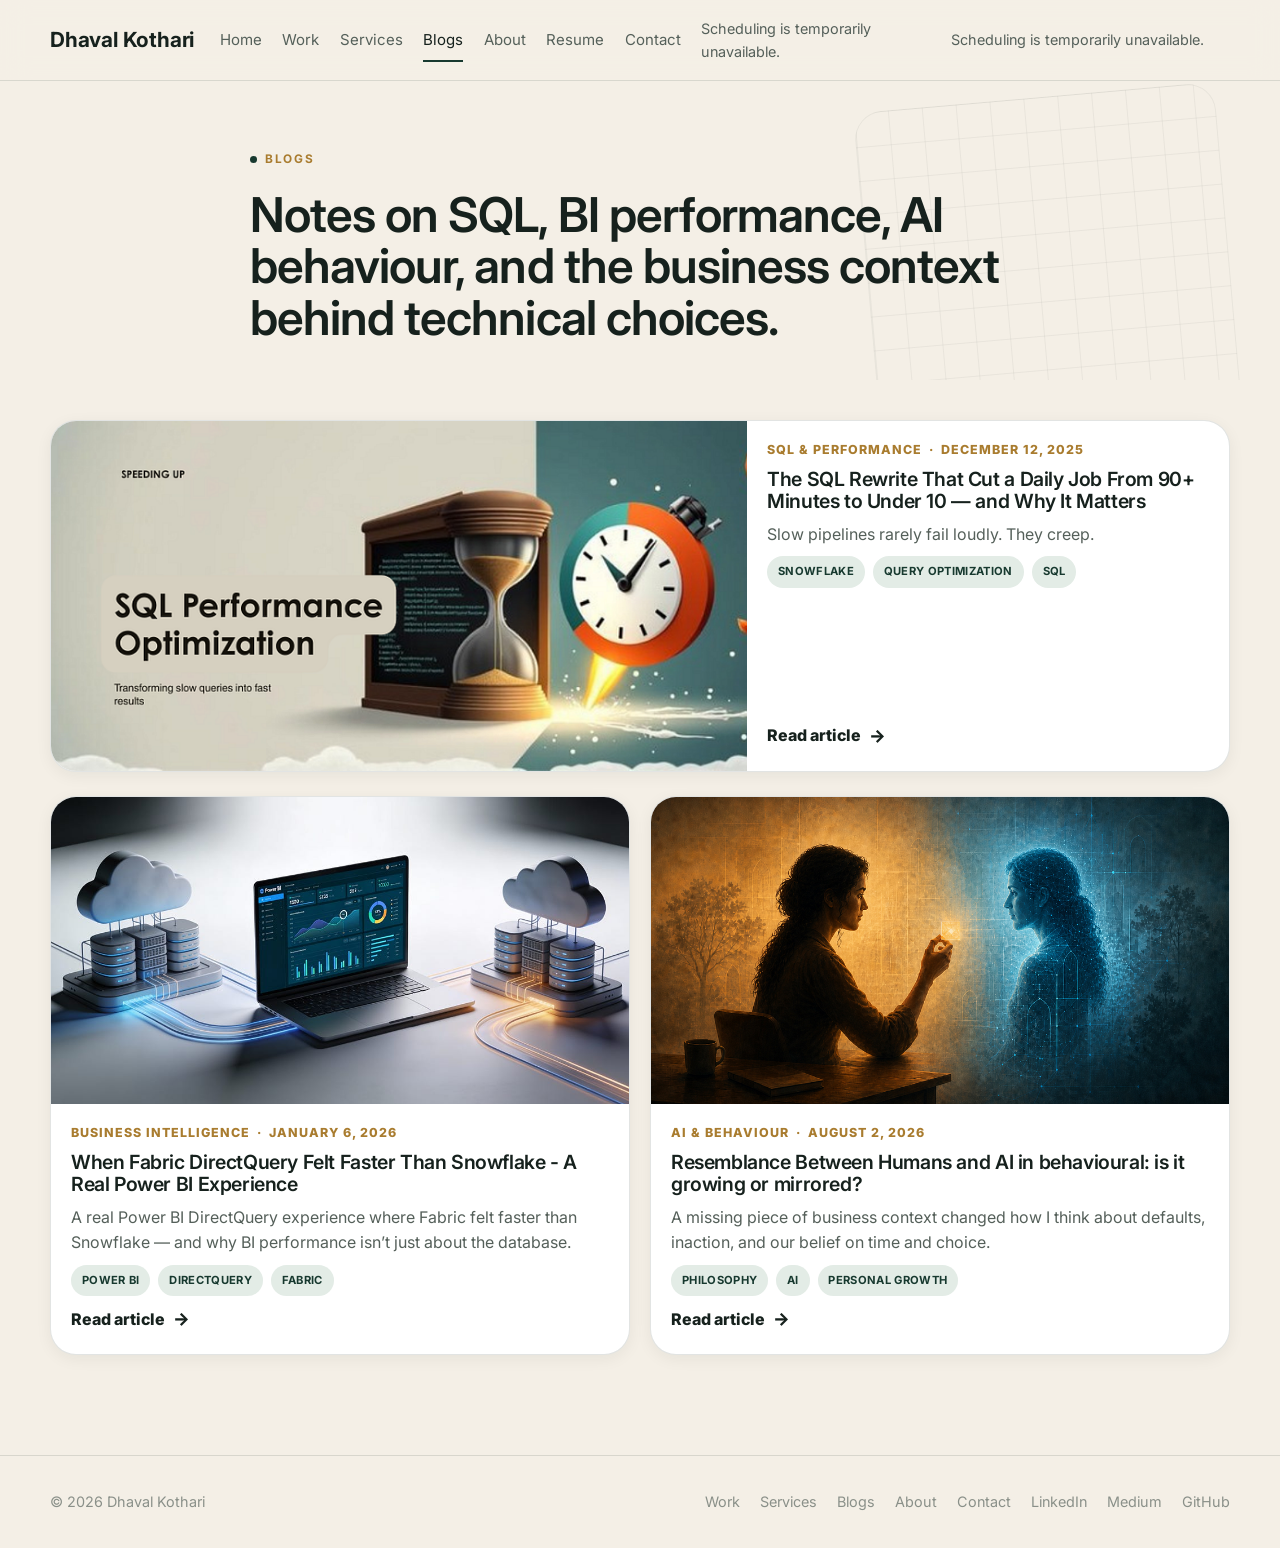
<file: blogs.html>
<!DOCTYPE html>
<html lang="en">
  <head>
    <meta charset="UTF-8" />
    <meta name="viewport" content="width=device-width, initial-scale=1.0" />
    <title>Blogs | Dhaval Kothari</title>
    <meta name="description" content="Selected writing by Dhaval Kothari on SQL optimization, Power BI, Fabric, Snowflake, data platforms, and practical AI thinking." />
    <link rel="canonical" href="https://[FINAL_CUSTOM_DOMAIN]/blogs.html" />
    <meta property="og:title" content="Blogs | Dhaval Kothari" />
    <meta property="og:description" content="Selected writing by Dhaval Kothari on SQL optimization, Power BI, Fabric, Snowflake, data platforms, and practical AI thinking." />
    <meta property="og:type" content="website" />
    <meta property="og:url" content="https://[FINAL_CUSTOM_DOMAIN]/blogs.html" />
    <meta name="twitter:card" content="summary_large_image" />
    <link rel="preconnect" href="https://fonts.googleapis.com" />
    <link rel="preconnect" href="https://fonts.gstatic.com" crossorigin />
    <link href="https://fonts.googleapis.com/css2?family=Inter:wght@400;500;600;700;800&display=swap" rel="stylesheet" />
    <link rel="stylesheet" href="css/styles.css" />
    <script type="application/ld+json">
      {"@context":"https://schema.org","@type":"Blog","name":"Dhaval Kothari — Blogs","url":"https://[FINAL_CUSTOM_DOMAIN]/blogs.html","blogPost":[{"@type":"BlogPosting","headline":"The SQL Rewrite That Cut a Daily Job From 90+ Minutes to Under 10 — and Why It Matters","url":"https://[FINAL_CUSTOM_DOMAIN]/blog-sql-rewrite-90-minutes-to-under-10.html","datePublished":"2025-12-12"},{"@type":"BlogPosting","headline":"When Fabric DirectQuery Felt Faster Than Snowflake - A Real Power BI Experience","url":"https://[FINAL_CUSTOM_DOMAIN]/blog-fabric-directquery-faster-than-snowflake.html","datePublished":"2026-01-06"},{"@type":"BlogPosting","headline":"Resemblance Between Humans and AI in behavioural: is it growing or mirrored?","url":"https://[FINAL_CUSTOM_DOMAIN]/blog-humans-and-ai-behavioural-resemblance.html","datePublished":"2026-08-02"}]}
    </script>
  </head>
  <body>
    <a class="skip-link" href="#main">Skip to content</a>
    <header class="site-header">
      <div data-site-header></div>
    </header>
    <noscript>
      <div class="container noscript-nav">
        <a href="index.html">Home</a> ·
        <a href="work.html">Work</a> ·
        <a href="services.html">Services</a> ·
        <a href="blogs.html">Blogs</a> ·
        <a href="about.html">About</a> ·
        <a href="resume.html">Resume</a> ·
        <a href="contact.html">Contact</a>
      </div>
    </noscript>

    <main id="main">
      <section class="page-hero page-hero-system">
        <div class="container title-block">
          <span class="eyebrow">Blogs</span>
          <h1>Notes on SQL, BI performance, AI behaviour, and the business context behind technical choices.</h1>
        </div>
      </section>

      <section class="page-body">
        <div class="container blog-index">
            <article class="blog-card blog-card-featured">
              <a class="blog-card-image" href="blog-sql-rewrite-90-minutes-to-under-10.html"><img src="assets/blog/sql-rewrite-90-minutes-to-under-10-1.png" alt="SQL performance optimization illustration" width="1400" height="788" /></a>
              <div class="blog-card-body">
                <div class="blog-meta"><span>SQL &amp; performance</span><span aria-hidden="true">·</span><time datetime="2025-12-12">December 12, 2025</time></div>
                <h2><a href="blog-sql-rewrite-90-minutes-to-under-10.html">The SQL Rewrite That Cut a Daily Job From 90+ Minutes to Under 10 — and Why It Matters</a></h2>
                <p>Slow pipelines rarely fail loudly. They creep.</p>
                <div class="case-meta"><span>Snowflake</span><span>Query Optimization</span><span>SQL</span></div>
                <a class="case-link" href="blog-sql-rewrite-90-minutes-to-under-10.html">Read article <span>→</span></a>
              </div>
            </article>
            <div class="blog-grid blog-grid-secondary">
            <article class="blog-card">
              <a class="blog-card-image" href="blog-fabric-directquery-faster-than-snowflake.html"><img src="assets/blog/fabric-directquery-faster-than-snowflake-1.png" alt="Power BI DirectQuery architecture illustration" width="1400" height="788" loading="lazy" /></a>
              <div class="blog-card-body">
                <div class="blog-meta"><span>Business intelligence</span><span aria-hidden="true">·</span><time datetime="2026-01-06">January 6, 2026</time></div>
                <h2><a href="blog-fabric-directquery-faster-than-snowflake.html">When Fabric DirectQuery Felt Faster Than Snowflake - A Real Power BI Experience</a></h2>
                <p>A real Power BI DirectQuery experience where Fabric felt faster than Snowflake — and why BI performance isn’t just about the database.</p>
                <div class="case-meta"><span>Power BI</span><span>DirectQuery</span><span>Fabric</span></div>
                <a class="case-link" href="blog-fabric-directquery-faster-than-snowflake.html">Read article <span>→</span></a>
              </div>
            </article>
            <article class="blog-card">
              <a class="blog-card-image" href="blog-humans-and-ai-behavioural-resemblance.html"><img src="assets/blog/humans-and-ai-behavioural-resemblance-1.png" alt="Human and AI reflection illustration" width="1400" height="788" loading="lazy" /></a>
              <div class="blog-card-body">
                <div class="blog-meta"><span>AI &amp; behaviour</span><span aria-hidden="true">·</span><time datetime="2026-08-02">August 2, 2026</time></div>
                <h2><a href="blog-humans-and-ai-behavioural-resemblance.html">Resemblance Between Humans and AI in behavioural: is it growing or mirrored?</a></h2>
                <p>A missing piece of business context changed how I think about defaults, inaction, and our belief on time and choice.</p>
                <div class="case-meta"><span>Philosophy</span><span>AI</span><span>Personal Growth</span></div>
                <a class="case-link" href="blog-humans-and-ai-behavioural-resemblance.html">Read article <span>→</span></a>
              </div>
            </article>
            </div>
        </div>
      </section>
    </main>

    <footer class="site-footer">
      <div data-site-footer></div>
    </footer>

    <script src="data/case-studies.js"></script>
    <script src="js/main.js"></script>
  </body>
</html>
</file>
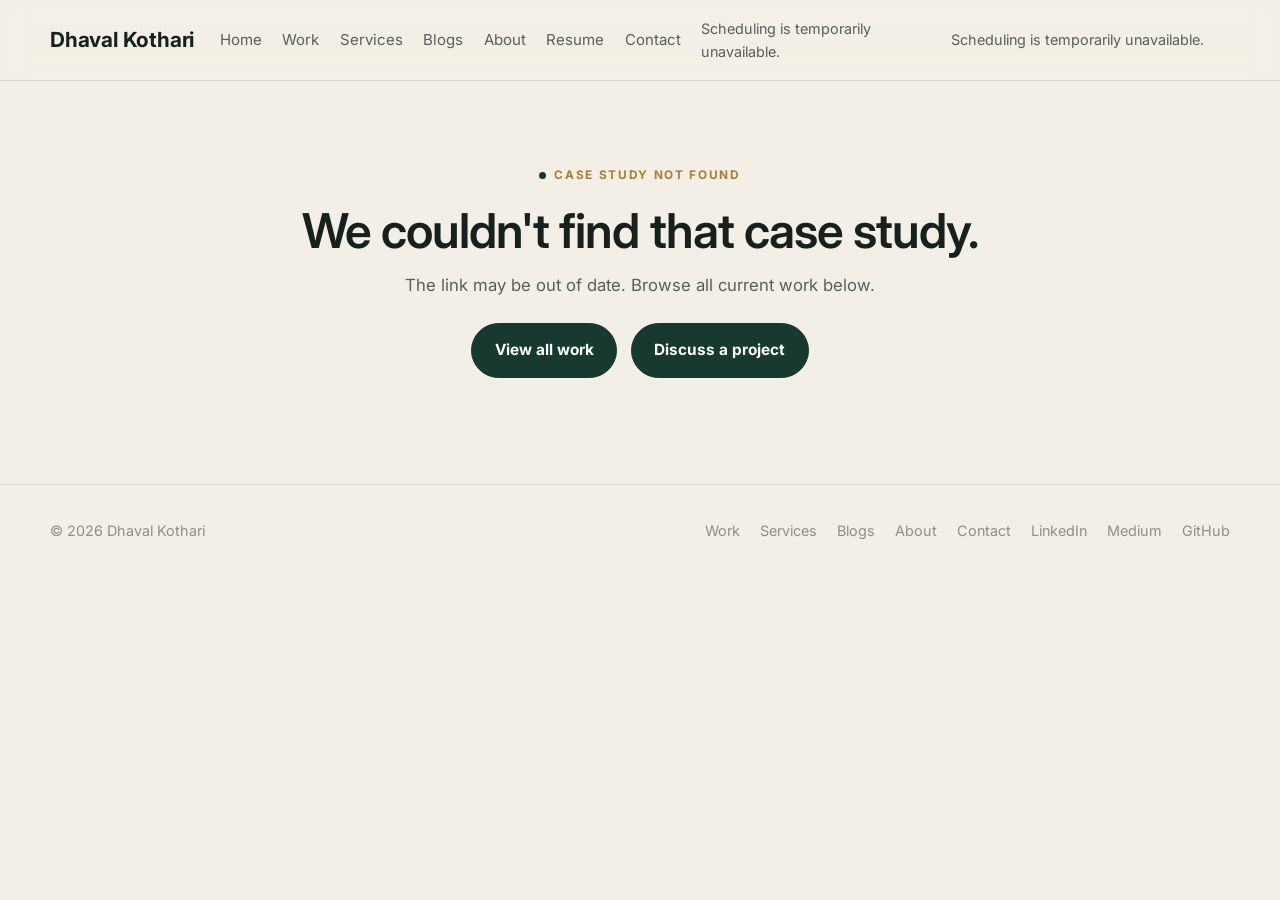
<file: case-study.html>
<!DOCTYPE html>
<html lang="en">
  <head>
    <meta charset="UTF-8" />
    <meta name="viewport" content="width=device-width, initial-scale=1.0" />
    <title>Case study | Dhaval Kothari</title>
    <meta property="og:title" content="Case study | Dhaval Kothari" />
    <meta property="og:description" content="Case study detail: the operating problem, the solution, product proof, and what it demonstrates." />
    <meta property="og:type" content="website" />
    <meta property="og:url" content="https://[FINAL_CUSTOM_DOMAIN]/case-study.html" />
    <meta name="twitter:card" content="summary_large_image" />
    <meta name="description" content="Case study detail: the operating problem, the solution, product proof, and what it demonstrates." />
    <link rel="canonical" href="https://[FINAL_CUSTOM_DOMAIN]/case-study.html" />
    <link rel="preconnect" href="https://fonts.googleapis.com" />
    <link rel="preconnect" href="https://fonts.gstatic.com" crossorigin />
    <link href="https://fonts.googleapis.com/css2?family=Inter:wght@400;500;600;700;800&display=swap" rel="stylesheet" />
    <link rel="stylesheet" href="css/styles.css" />
  </head>
  <body>
    <a class="skip-link" href="#main">Skip to content</a>
    <header class="site-header">
      <div data-site-header></div>
    </header>
    <noscript>
      <div class="container noscript-nav">
        <a href="index.html">Home</a> ·
        <a href="work.html">Work</a> ·
        <a href="services.html">Services</a> ·
        <a href="blogs.html">Blogs</a> ·
        <a href="about.html">About</a> ·
        <a href="resume.html">Resume</a> ·
        <a href="contact.html">Contact</a>
      </div>
    </noscript>

    <main id="main" data-case-study>
      <!-- Rendered by js/main.js from data/case-studies.js using the ?slug= query parameter. -->
    </main>

    <footer class="site-footer">
      <div data-site-footer></div>
    </footer>

    <script src="data/case-studies.js"></script>
    <script src="js/main.js"></script>
  </body>
</html>
</file>
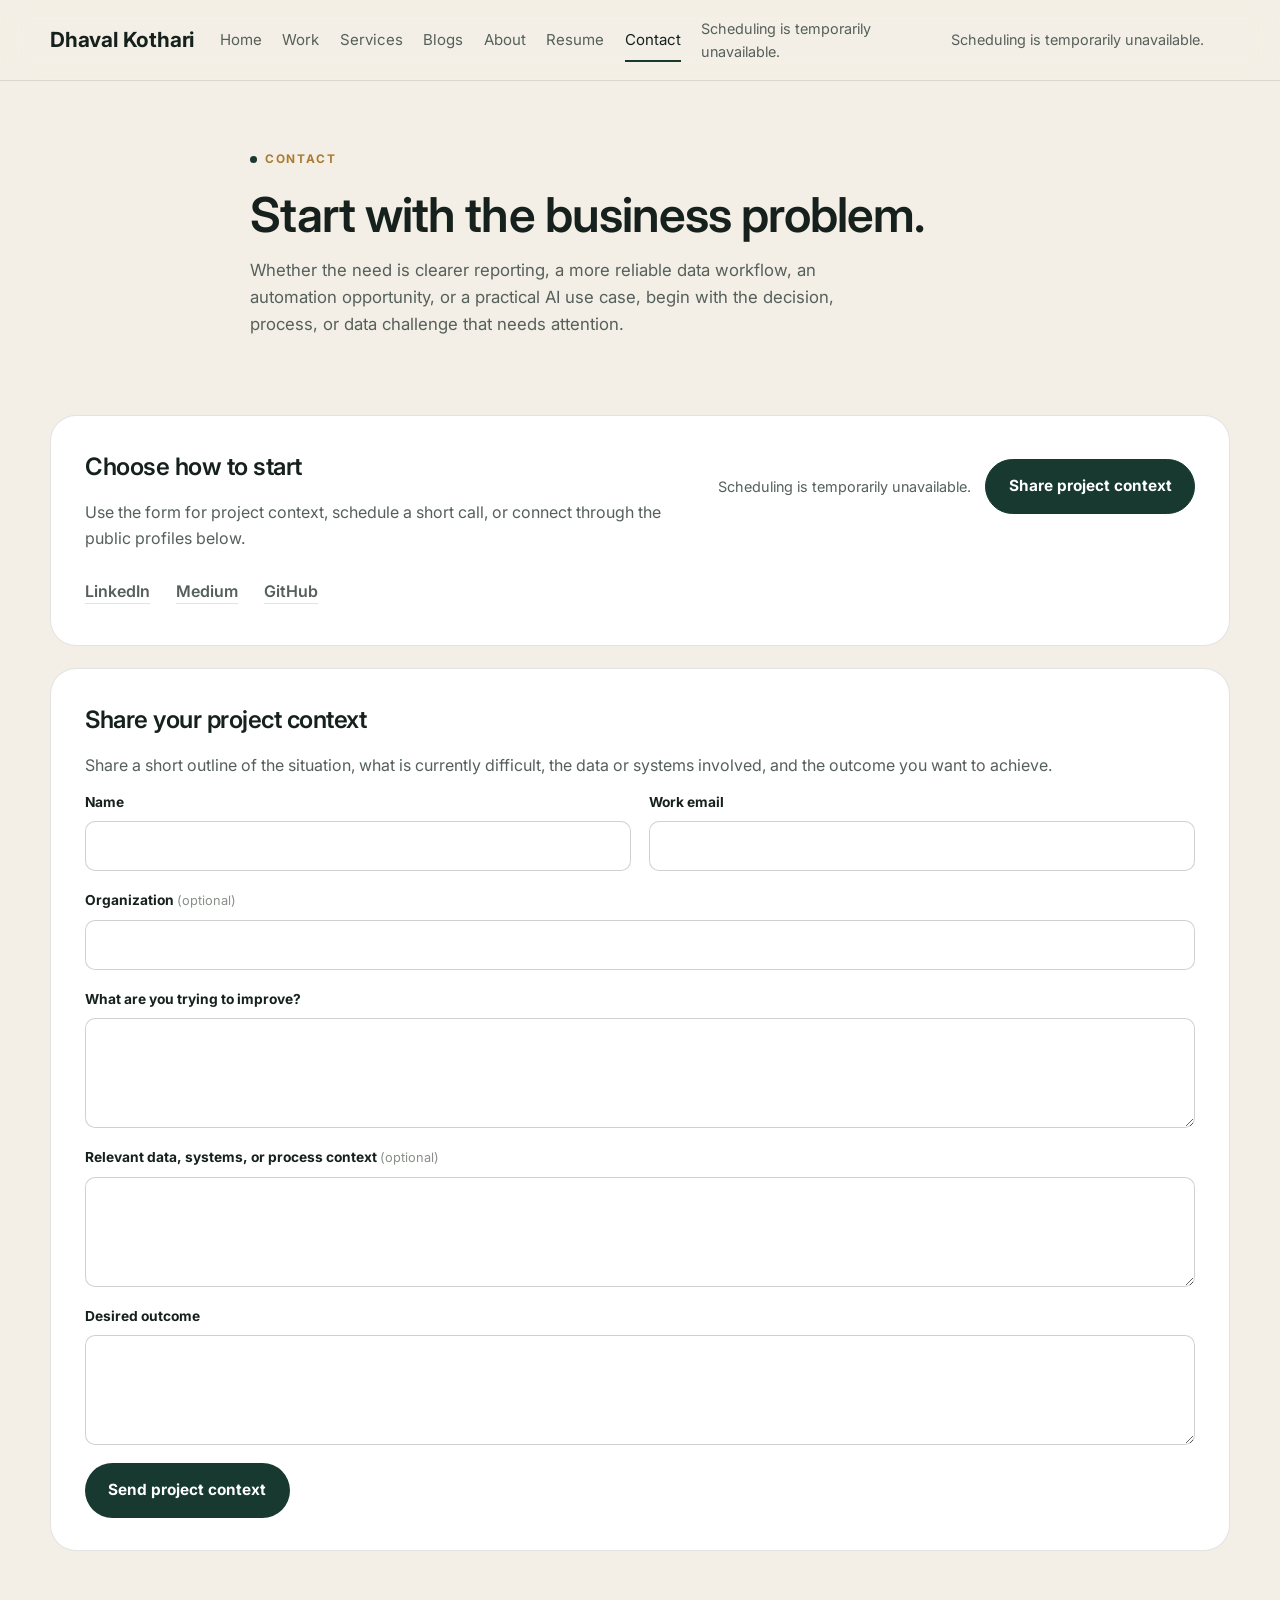
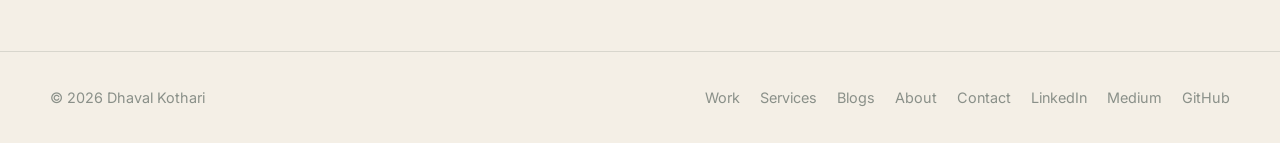
<file: contact.html>
<!DOCTYPE html>
<html lang="en">
  <head>
    <meta charset="UTF-8" />
    <meta name="viewport" content="width=device-width, initial-scale=1.0" />
    <title>Contact | Dhaval Kothari</title>
    <meta property="og:title" content="Contact | Dhaval Kothari" />
    <meta property="og:description" content="Start with the business problem: a reporting, data, automation, or AI opportunity worth exploring." />
    <meta property="og:type" content="website" />
    <meta property="og:url" content="https://[FINAL_CUSTOM_DOMAIN]/contact.html" />
    <meta name="twitter:card" content="summary_large_image" />
    <meta
      name="description"
      content="Start with the business problem: a reporting, data, automation, or AI opportunity worth exploring."
    />
    <link rel="canonical" href="https://[FINAL_CUSTOM_DOMAIN]/contact.html" />
    <link rel="preconnect" href="https://fonts.googleapis.com" />
    <link rel="preconnect" href="https://fonts.gstatic.com" crossorigin />
    <link href="https://fonts.googleapis.com/css2?family=Inter:wght@400;500;600;700;800&display=swap" rel="stylesheet" />
    <link rel="stylesheet" href="css/styles.css" />
  </head>
  <body>
    <a class="skip-link" href="#main">Skip to content</a>
    <header class="site-header">
      <div data-site-header></div>
    </header>
    <noscript>
      <div class="container noscript-nav">
        <a href="index.html">Home</a> ·
        <a href="work.html">Work</a> ·
        <a href="services.html">Services</a> ·
        <a href="blogs.html">Blogs</a> ·
        <a href="about.html">About</a> ·
        <a href="resume.html">Resume</a> ·
        <a href="contact.html">Contact</a>
      </div>
    </noscript>

    <main id="main">
      <section class="page-hero">
        <div class="container title-block">
          <span class="eyebrow">Contact</span>
          <h1>Start with the business problem.</h1>
          <p>
            Whether the need is clearer reporting, a more reliable data workflow, an automation opportunity, or a
            practical AI use case, begin with the decision, process, or data challenge that needs attention.
          </p>
        </div>
      </section>

      <section class="page-body">
        <div class="container story">
          <article class="story-card contact-choice-card">
            <div>
              <h2>Choose how to start</h2>
              <p>Use the form for project context, schedule a short call, or connect through the public profiles below.</p>
            </div>
            <div class="hero-actions">
              <span class="google-schedule-control" data-google-schedule-button></span>
              <a class="btn btn-secondary" href="#project-context">Share project context</a>
            </div>
            <ul class="contact-options">
              <li><a href="https://www.linkedin.com/in/dhaval-kothari/" target="_blank" rel="noopener noreferrer">LinkedIn</a></li>
              <li><a href="https://medium.com/@dhaval_kothari" target="_blank" rel="noopener noreferrer">Medium</a></li>
              <li><a href="https://github.com/dhavalkothari" target="_blank" rel="noopener noreferrer">GitHub</a></li>
            </ul>
          </article>

          <article class="story-card" id="project-context">
            <h2>Share your project context</h2>
            <p>
              Share a short outline of the situation, what is currently difficult, the data or systems involved,
              and the outcome you want to achieve.
            </p>

            <form class="contact-form" data-contact-form>
              <div class="form-row">
                <div class="field">
                  <label for="name">Name</label>
                  <input type="text" id="name" name="name" autocomplete="name" required />
                </div>
                <div class="field">
                  <label for="email">Work email</label>
                  <input type="email" id="email" name="email" autocomplete="email" required />
                </div>
              </div>

              <div class="field">
                <label for="organization">Organization <span class="hint">(optional)</span></label>
                <input type="text" id="organization" name="organization" autocomplete="organization" />
              </div>

              <div class="field">
                <label for="improve">What are you trying to improve?</label>
                <textarea id="improve" name="improve" required></textarea>
              </div>

              <div class="field">
                <label for="context">Relevant data, systems, or process context <span class="hint">(optional)</span></label>
                <textarea id="context" name="context"></textarea>
              </div>

              <div class="field">
                <label for="outcome">Desired outcome</label>
                <textarea id="outcome" name="outcome" required></textarea>
              </div>

              <div>
                <button type="submit" class="btn btn-primary">Send project context</button>
              </div>

              <p class="form-status" role="status" aria-live="polite"></p>
            </form>
          </article>
        </div>
      </section>
    </main>

    <footer class="site-footer">
      <div data-site-footer></div>
    </footer>

    <script src="data/case-studies.js"></script>
    <script src="js/main.js"></script>
  </body>
</html>
</file>
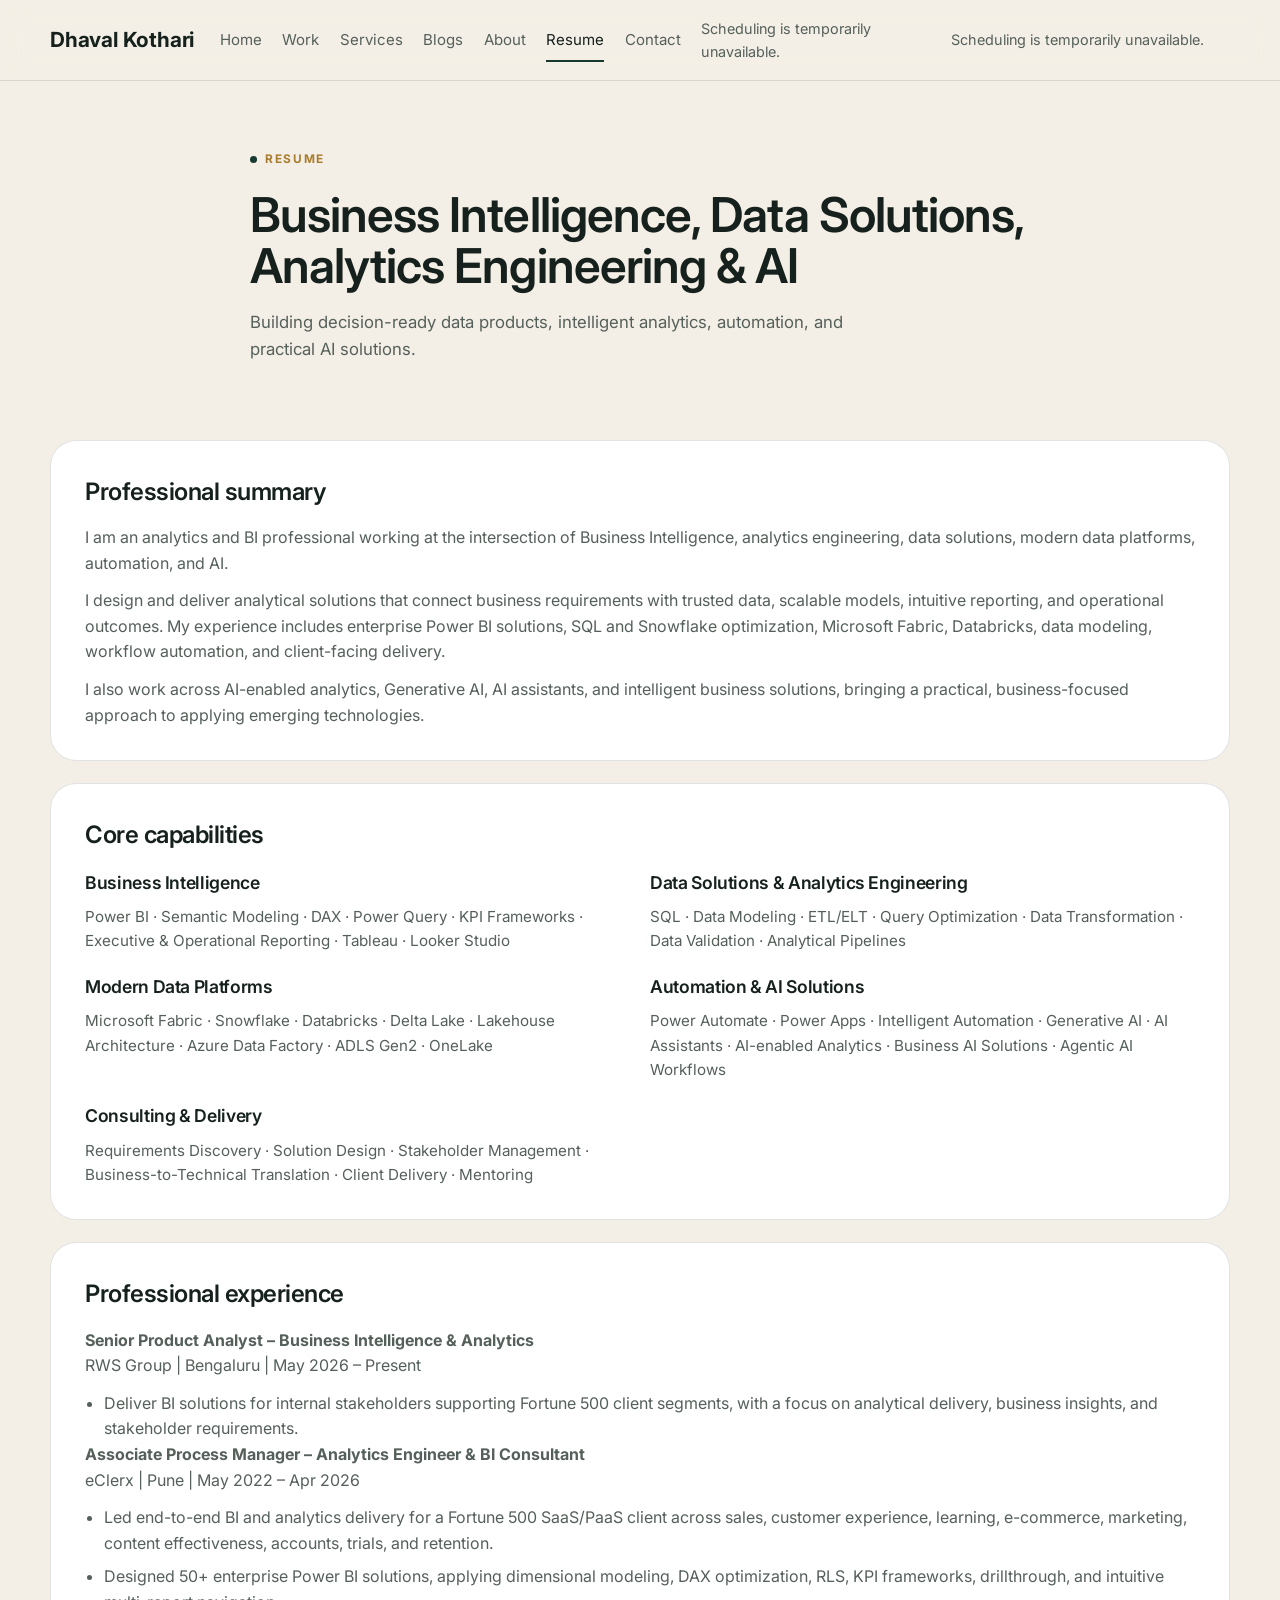
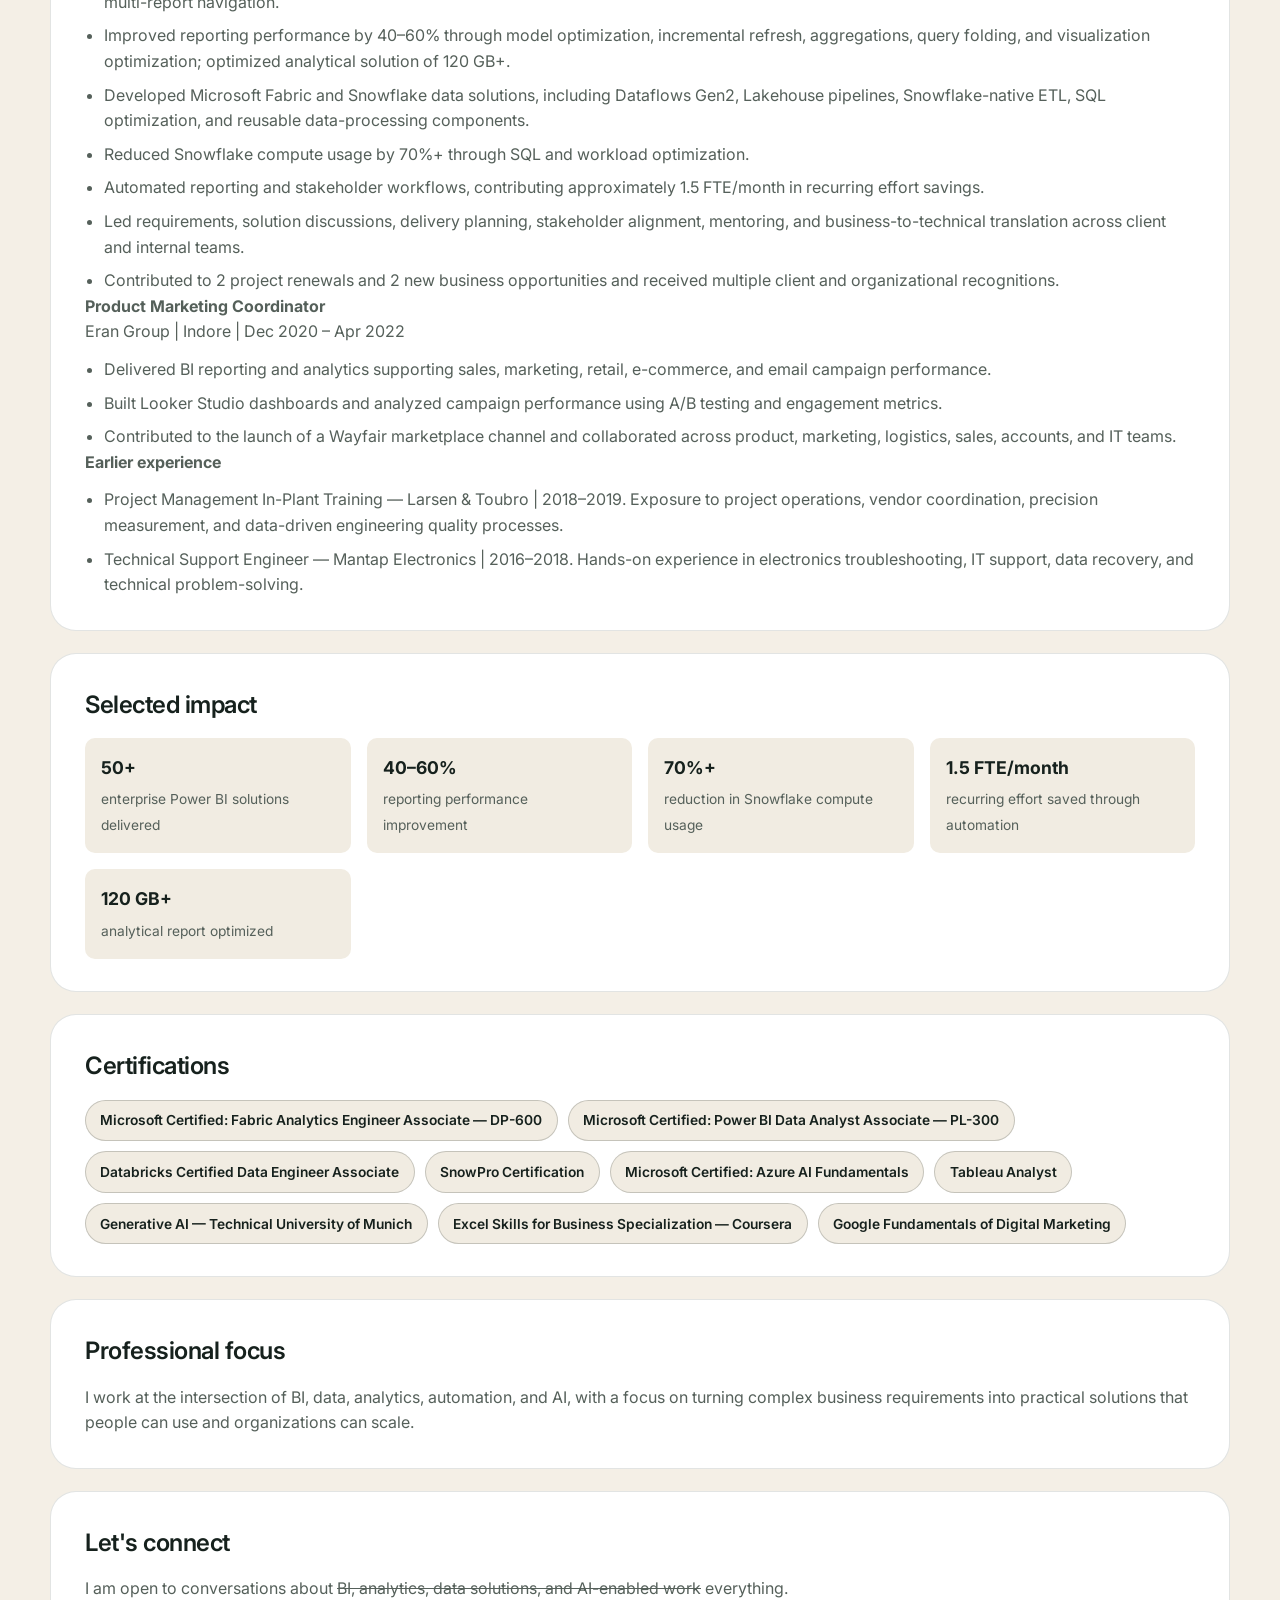
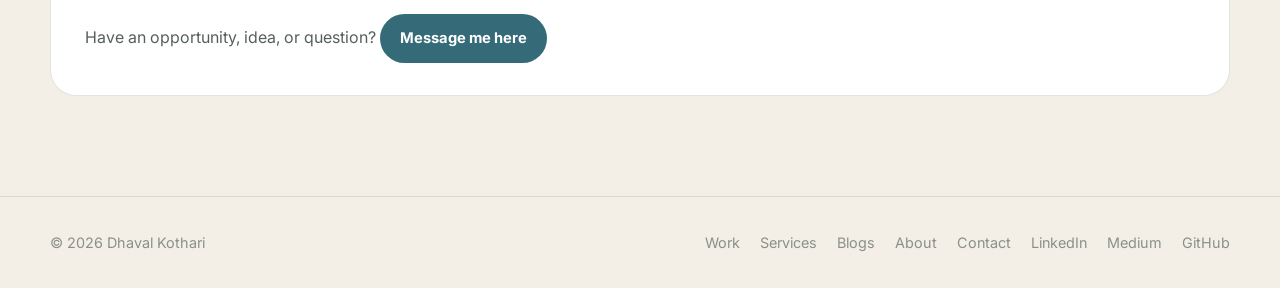
<file: resume.html>
<!DOCTYPE html>
<html lang="en">
  <head>
    <meta charset="UTF-8" />
    <meta name="viewport" content="width=device-width, initial-scale=1.0" />
    <title>Resume | Dhaval Kothari</title>
    <meta property="og:title" content="Resume | Dhaval Kothari" />
    <meta property="og:description" content="Business Intelligence, Data Solutions, Analytics Engineering & AI — building decision-ready data products, intelligent analytics, automation, and practical AI solutions." />
    <meta property="og:type" content="website" />
    <meta property="og:url" content="https://[FINAL_CUSTOM_DOMAIN]/resume.html" />
    <meta name="twitter:card" content="summary_large_image" />
    <meta
      name="description"
      content="Business Intelligence, Data Solutions, Analytics Engineering & AI — building decision-ready data products, intelligent analytics, automation, and practical AI solutions."
    />
    <link rel="canonical" href="https://[FINAL_CUSTOM_DOMAIN]/resume.html" />
    <link rel="preconnect" href="https://fonts.googleapis.com" />
    <link rel="preconnect" href="https://fonts.gstatic.com" crossorigin />
    <link href="https://fonts.googleapis.com/css2?family=Inter:wght@400;500;600;700;800&display=swap" rel="stylesheet" />
    <link rel="stylesheet" href="css/styles.css" />
  </head>
  <body>
    <a class="skip-link" href="#main">Skip to content</a>
    <header class="site-header">
      <div data-site-header></div>
    </header>
    <noscript>
      <div class="container noscript-nav">
        <a href="index.html">Home</a> ·
        <a href="work.html">Work</a> ·
        <a href="services.html">Services</a> ·
        <a href="blogs.html">Blogs</a> ·
        <a href="about.html">About</a> ·
        <a href="resume.html">Resume</a> ·
        <a href="contact.html">Contact</a>
      </div>
    </noscript>

    <main id="main">
      <section class="page-hero">
        <div class="container title-block">
          <span class="eyebrow">Resume</span>
          <h1>Business Intelligence, Data Solutions, Analytics Engineering &amp; AI</h1>
          <p>
            Building decision-ready data products, intelligent analytics, automation, and practical AI solutions.
          </p>
        </div>
      </section>

      <section class="page-body">
        <div class="container story">
          <article class="story-card">
            <h2>Professional summary</h2>
            <p>
              I am an analytics and BI professional working at the intersection of Business Intelligence, analytics
              engineering, data solutions, modern data platforms, automation, and AI.
            </p>
            <p>
              I design and deliver analytical solutions that connect business requirements with trusted data,
              scalable models, intuitive reporting, and operational outcomes. My experience includes enterprise
              Power BI solutions, SQL and Snowflake optimization, Microsoft Fabric, Databricks, data modeling,
              workflow automation, and client-facing delivery.
            </p>
            <p>
              I also work across AI-enabled analytics, Generative AI, AI assistants, and intelligent business
              solutions, bringing a practical, business-focused approach to applying emerging technologies.
            </p>
          </article>

          <article class="story-card">
            <h2>Core capabilities</h2>
            <div class="strength-grid">
              <div class="strength-card">
                <h3>Business Intelligence</h3>
                <p>Power BI · Semantic Modeling · DAX · Power Query · KPI Frameworks · Executive &amp; Operational Reporting · Tableau · Looker Studio</p>
              </div>
              <div class="strength-card">
                <h3>Data Solutions &amp; Analytics Engineering</h3>
                <p>SQL · Data Modeling · ETL/ELT · Query Optimization · Data Transformation · Data Validation · Analytical Pipelines</p>
              </div>
              <div class="strength-card">
                <h3>Modern Data Platforms</h3>
                <p>Microsoft Fabric · Snowflake · Databricks · Delta Lake · Lakehouse Architecture · Azure Data Factory · ADLS Gen2 · OneLake</p>
              </div>
              <div class="strength-card">
                <h3>Automation &amp; AI Solutions</h3>
                <p>Power Automate · Power Apps · Intelligent Automation · Generative AI · AI Assistants · AI-enabled Analytics · Business AI Solutions · Agentic AI Workflows</p>
              </div>
              <div class="strength-card">
                <h3>Consulting &amp; Delivery</h3>
                <p>Requirements Discovery · Solution Design · Stakeholder Management · Business-to-Technical Translation · Client Delivery · Mentoring</p>
              </div>
            </div>
          </article>

          <article class="story-card">
            <h2>Professional experience</h2>

            <p><strong>Senior Product Analyst – Business Intelligence &amp; Analytics</strong><br />RWS Group | Bengaluru | May 2026 – Present</p>
            <ul>
              <li>Deliver BI solutions for internal stakeholders supporting Fortune 500 client segments, with a focus on analytical delivery, business insights, and stakeholder requirements.</li>
            </ul>

            <p><strong>Associate Process Manager – Analytics Engineer &amp; BI Consultant</strong><br />eClerx | Pune | May 2022 – Apr 2026</p>
            <ul>
              <li>Led end-to-end BI and analytics delivery for a Fortune 500 SaaS/PaaS client across sales, customer experience, learning, e-commerce, marketing, content effectiveness, accounts, trials, and retention.</li>
              <li>Designed 50+ enterprise Power BI solutions, applying dimensional modeling, DAX optimization, RLS, KPI frameworks, drillthrough, and intuitive multi-report navigation.</li>
              <li>Improved reporting performance by 40–60% through model optimization, incremental refresh, aggregations, query folding, and visualization optimization; optimized analytical solution of 120 GB+.</li>
              <li>Developed Microsoft Fabric and Snowflake data solutions, including Dataflows Gen2, Lakehouse pipelines, Snowflake-native ETL, SQL optimization, and reusable data-processing components.</li>
              <li>Reduced Snowflake compute usage by 70%+ through SQL and workload optimization.</li>
              <li>Automated reporting and stakeholder workflows, contributing approximately 1.5 FTE/month in recurring effort savings.</li>
              <li>Led requirements, solution discussions, delivery planning, stakeholder alignment, mentoring, and business-to-technical translation across client and internal teams.</li>
              <li>Contributed to 2 project renewals and 2 new business opportunities and received multiple client and organizational recognitions.</li>
            </ul>

            <p><strong>Product Marketing Coordinator</strong><br />Eran Group | Indore | Dec 2020 – Apr 2022</p>
            <ul>
              <li>Delivered BI reporting and analytics supporting sales, marketing, retail, e-commerce, and email campaign performance.</li>
              <li>Built Looker Studio dashboards and analyzed campaign performance using A/B testing and engagement metrics.</li>
              <li>Contributed to the launch of a Wayfair marketplace channel and collaborated across product, marketing, logistics, sales, accounts, and IT teams.</li>
            </ul>

            <p><strong>Earlier experience</strong></p>
            <ul>
              <li>Project Management In-Plant Training — Larsen &amp; Toubro | 2018–2019. Exposure to project operations, vendor coordination, precision measurement, and data-driven engineering quality processes.</li>
              <li>Technical Support Engineer — Mantap Electronics | 2016–2018. Hands-on experience in electronics troubleshooting, IT support, data recovery, and technical problem-solving.</li>
            </ul>
          </article>

          <article class="story-card">
            <h2>Selected impact</h2>
            <div class="story-grid">
              <div class="story-metric">
                <strong>50+</strong>
                <span>enterprise Power BI solutions delivered</span>
              </div>
              <div class="story-metric">
                <strong>40–60%</strong>
                <span>reporting performance improvement</span>
              </div>
              <div class="story-metric">
                <strong>70%+</strong>
                <span>reduction in Snowflake compute usage</span>
              </div>
              <div class="story-metric">
                <strong>1.5 FTE/month</strong>
                <span>recurring effort saved through automation</span>
              </div>
              <div class="story-metric">
                <strong>120 GB+</strong>
                <span>analytical report optimized</span>
              </div>
            </div>
          </article>

          <article class="story-card">
            <h2>Certifications</h2>
            <div class="credential-list">
              <span class="credential">Microsoft Certified: Fabric Analytics Engineer Associate — DP-600</span>
              <span class="credential">Microsoft Certified: Power BI Data Analyst Associate — PL-300</span>
              <span class="credential">Databricks Certified Data Engineer Associate</span>
              <span class="credential">SnowPro Certification</span>
              <span class="credential">Microsoft Certified: Azure AI Fundamentals</span>
              <span class="credential">Tableau Analyst</span>
              <span class="credential">Generative AI — Technical University of Munich</span>
              <span class="credential">Excel Skills for Business Specialization — Coursera</span>
              <span class="credential">Google Fundamentals of Digital Marketing</span>
            </div>
          </article>

          <article class="story-card">
            <h2>Professional focus</h2>
            <p>
              I work at the intersection of BI, data, analytics, automation, and AI, with a focus on turning complex
              business requirements into practical solutions that people can use and organizations can scale.
            </p>
          </article>

          <article class="story-card">
            <h2>Let's connect</h2>
            <p>
				I am open to conversations about
				<span style="text-decoration: line-through;">BI, analytics, data solutions, and AI-enabled work</span>
				<span>everything.
				</span>
			</p>
			<p>
				Have an opportunity, idea, or question? 
				
				<a class="btn btn-primary message-cta" href="https://www.linkedin.com/in/dhaval-kothari/" target="_blank" rel="noopener">Message me here</a>
			</p>
          </article>
        </div>
      </section>
    </main>

    <footer class="site-footer">
      <div data-site-footer></div>
    </footer>

    <script src="data/case-studies.js"></script>
    <script src="js/main.js"></script>
  </body>
</html>
</file>
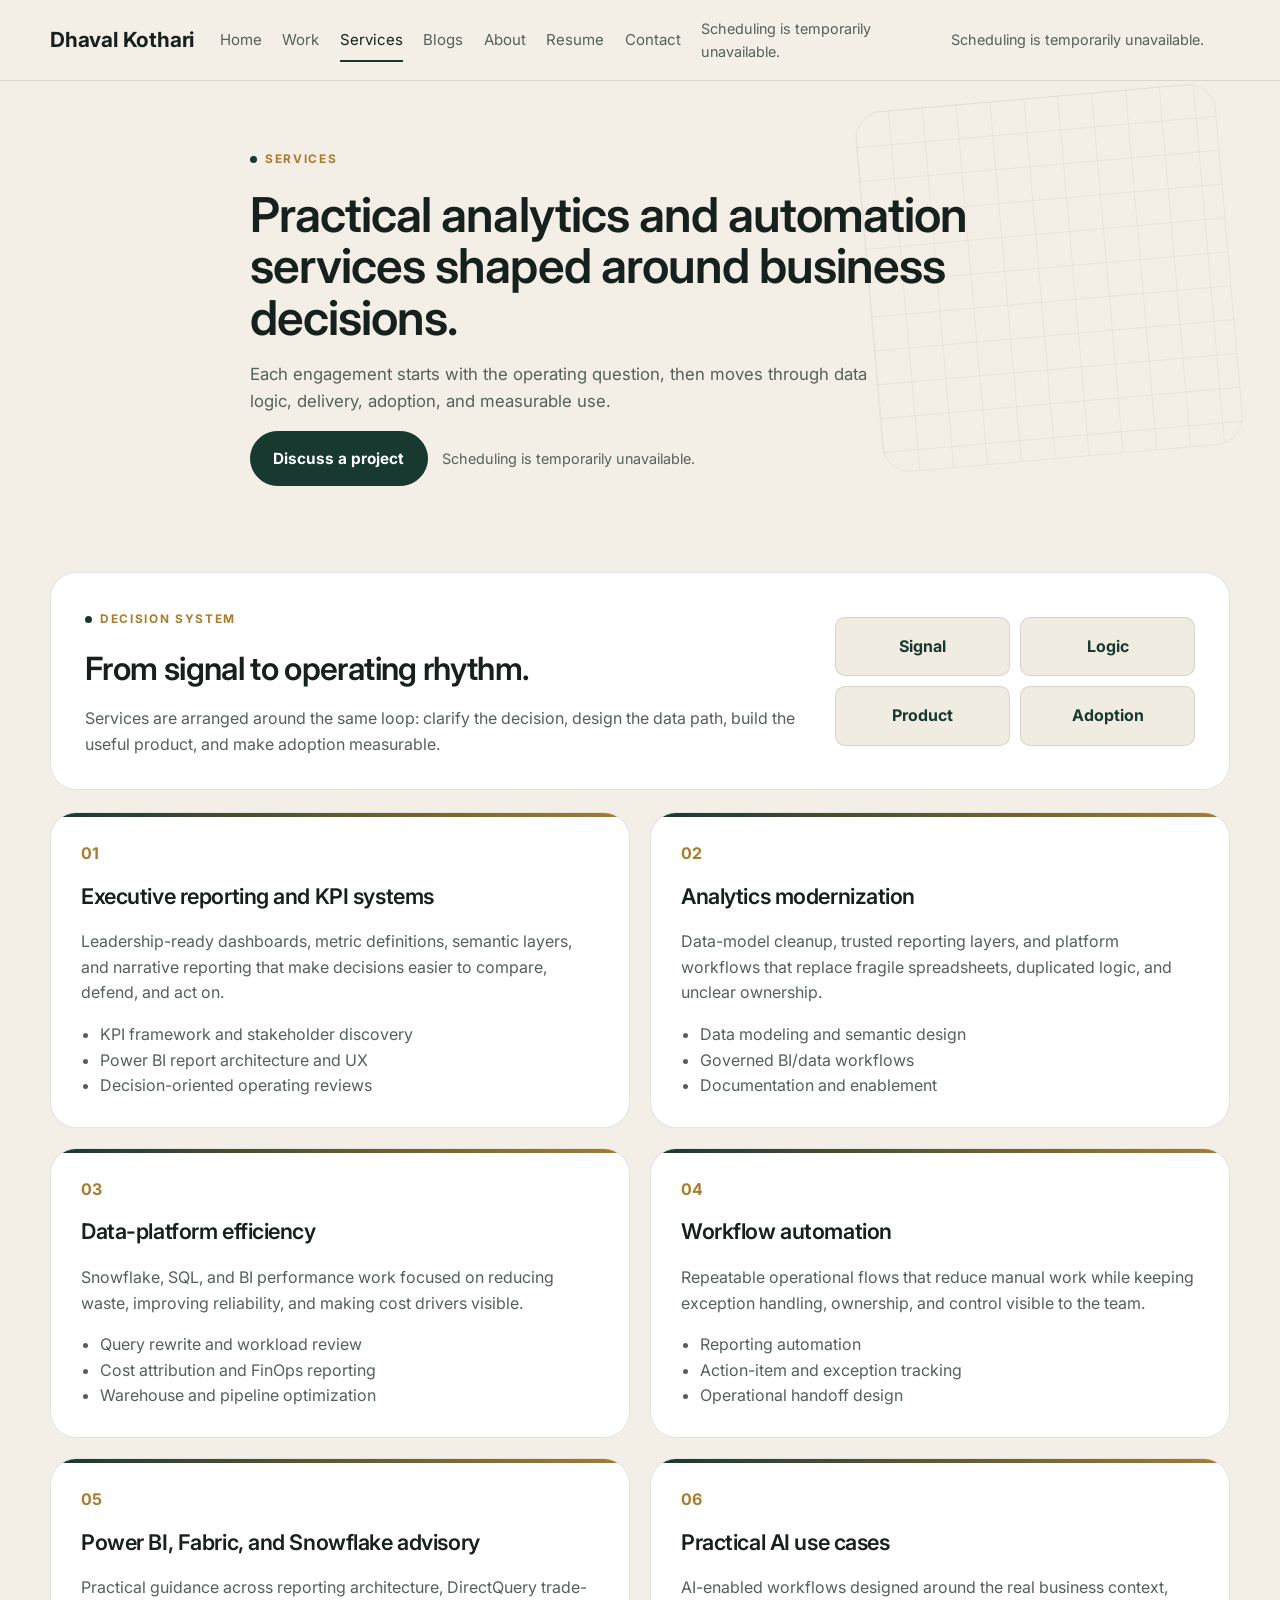
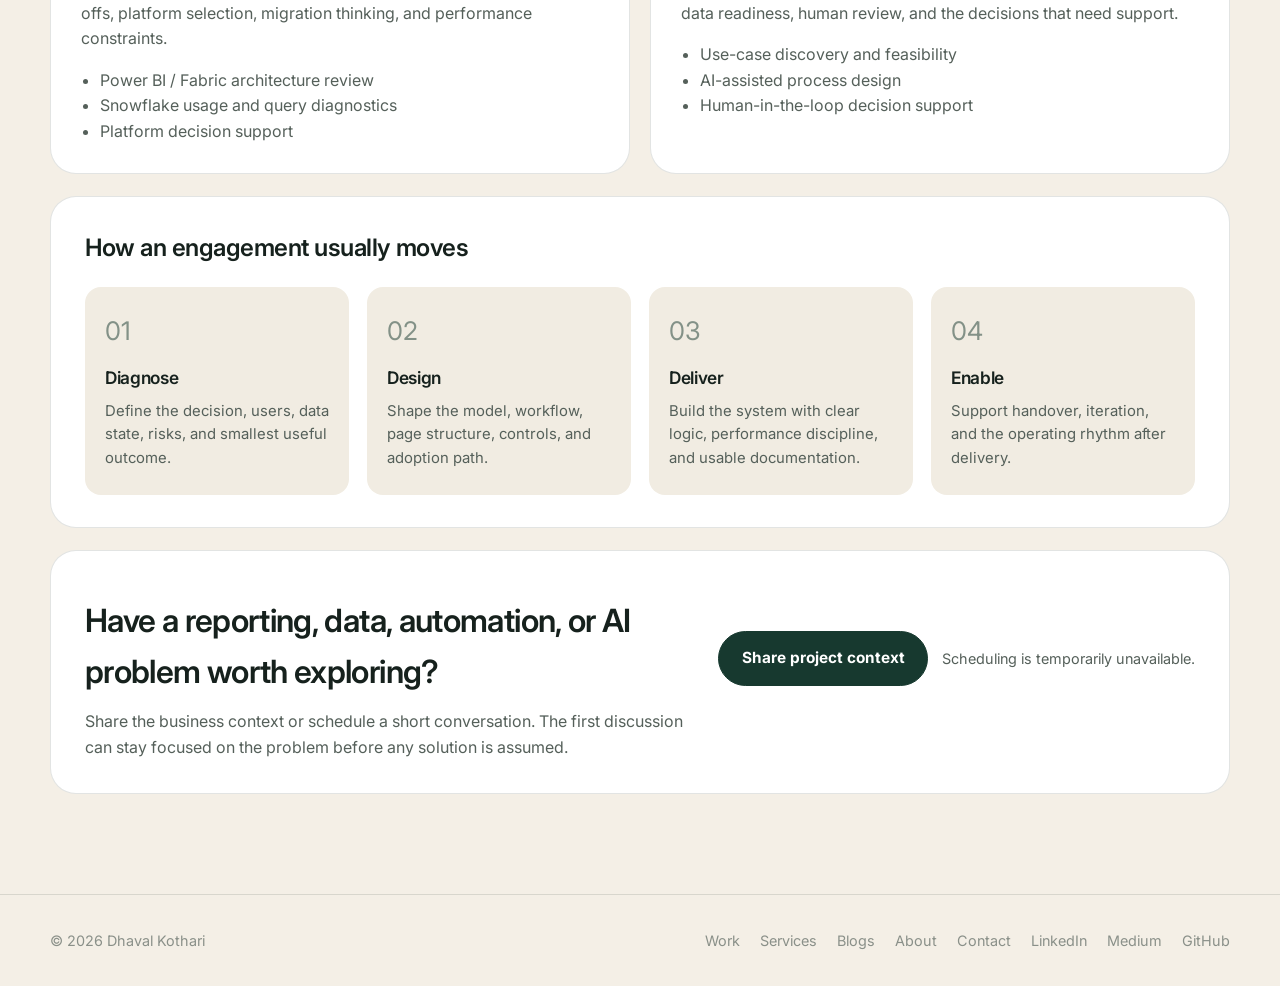
<file: services.html>
<!DOCTYPE html>
<html lang="en">
  <head>
    <meta charset="UTF-8" />
    <meta name="viewport" content="width=device-width, initial-scale=1.0" />
    <title>Services | Dhaval Kothari</title>
    <meta name="description" content="Analytics modernization, executive reporting, data-platform efficiency, automation, Power BI/Fabric/Snowflake advisory, and practical AI services." />
    <link rel="canonical" href="https://[FINAL_CUSTOM_DOMAIN]/services.html" />
    <meta property="og:title" content="Services | Dhaval Kothari" />
    <meta property="og:description" content="Analytics modernization, executive reporting, data-platform efficiency, automation, Power BI/Fabric/Snowflake advisory, and practical AI services." />
    <meta property="og:type" content="website" />
    <meta property="og:url" content="https://[FINAL_CUSTOM_DOMAIN]/services.html" />
    <meta name="twitter:card" content="summary_large_image" />
    <link rel="preconnect" href="https://fonts.googleapis.com" />
    <link rel="preconnect" href="https://fonts.gstatic.com" crossorigin />
    <link href="https://fonts.googleapis.com/css2?family=Inter:wght@400;500;600;700;800&display=swap" rel="stylesheet" />
    <link rel="stylesheet" href="css/styles.css" />
    <script type="application/ld+json">
      {"@context":"https://schema.org","@type":"ProfessionalService","name":"Dhaval Kothari — Data, Analytics & AI Services","url":"https://[FINAL_CUSTOM_DOMAIN]/services.html","areaServed":"Worldwide","serviceType":["Business intelligence","Analytics engineering","Data platform optimization","Workflow automation","AI solution advisory"]}
    </script>
  </head>
  <body>
    <a class="skip-link" href="#main">Skip to content</a>
    <header class="site-header">
      <div data-site-header></div>
    </header>
    <noscript>
      <div class="container noscript-nav">
        <a href="index.html">Home</a> ·
        <a href="work.html">Work</a> ·
        <a href="services.html">Services</a> ·
        <a href="blogs.html">Blogs</a> ·
        <a href="about.html">About</a> ·
        <a href="resume.html">Resume</a> ·
        <a href="contact.html">Contact</a>
      </div>
    </noscript>

    <main id="main">
      <section class="page-hero page-hero-system">
        <div class="container title-block">
          <span class="eyebrow">Services</span>
          <h1>Practical analytics and automation services shaped around business decisions.</h1>
          <p>Each engagement starts with the operating question, then moves through data logic, delivery, adoption, and measurable use.</p>
          <div class="hero-actions">
            <a class="btn btn-primary" href="contact.html">Discuss a project</a>
            <span class="google-schedule-control" data-google-schedule-button></span>
          </div>
        </div>
      </section>

      <section class="page-body">
        <div class="container story">
          <article class="service-system-card">
            <div>
              <span class="eyebrow">Decision system</span>
              <h2>From signal to operating rhythm.</h2>
              <p>Services are arranged around the same loop: clarify the decision, design the data path, build the useful product, and make adoption measurable.</p>
            </div>
            <div class="system-orbit" aria-hidden="true">
              <span>Signal</span><span>Logic</span><span>Product</span><span>Adoption</span>
            </div>
          </article>

          <section class="service-detail-grid" aria-label="Services list">
            <article class="service-detail-card">
              <span class="num">01</span>
              <h2>Executive reporting and KPI systems</h2>
              <p>Leadership-ready dashboards, metric definitions, semantic layers, and narrative reporting that make decisions easier to compare, defend, and act on.</p>
              <ul><li>KPI framework and stakeholder discovery</li><li>Power BI report architecture and UX</li><li>Decision-oriented operating reviews</li></ul>
            </article>
            <article class="service-detail-card">
              <span class="num">02</span>
              <h2>Analytics modernization</h2>
              <p>Data-model cleanup, trusted reporting layers, and platform workflows that replace fragile spreadsheets, duplicated logic, and unclear ownership.</p>
              <ul><li>Data modeling and semantic design</li><li>Governed BI/data workflows</li><li>Documentation and enablement</li></ul>
            </article>
            <article class="service-detail-card">
              <span class="num">03</span>
              <h2>Data-platform efficiency</h2>
              <p>Snowflake, SQL, and BI performance work focused on reducing waste, improving reliability, and making cost drivers visible.</p>
              <ul><li>Query rewrite and workload review</li><li>Cost attribution and FinOps reporting</li><li>Warehouse and pipeline optimization</li></ul>
            </article>
            <article class="service-detail-card">
              <span class="num">04</span>
              <h2>Workflow automation</h2>
              <p>Repeatable operational flows that reduce manual work while keeping exception handling, ownership, and control visible to the team.</p>
              <ul><li>Reporting automation</li><li>Action-item and exception tracking</li><li>Operational handoff design</li></ul>
            </article>
            <article class="service-detail-card">
              <span class="num">05</span>
              <h2>Power BI, Fabric, and Snowflake advisory</h2>
              <p>Practical guidance across reporting architecture, DirectQuery trade-offs, platform selection, migration thinking, and performance constraints.</p>
              <ul><li>Power BI / Fabric architecture review</li><li>Snowflake usage and query diagnostics</li><li>Platform decision support</li></ul>
            </article>
            <article class="service-detail-card">
              <span class="num">06</span>
              <h2>Practical AI use cases</h2>
              <p>AI-enabled workflows designed around the real business context, data readiness, human review, and the decisions that need support.</p>
              <ul><li>Use-case discovery and feasibility</li><li>AI-assisted process design</li><li>Human-in-the-loop decision support</li></ul>
            </article>
          </section>

          <article class="story-card service-method">
            <h2>How an engagement usually moves</h2>
            <div class="approach-grid compact">
              <div class="approach-step"><span class="step-num">01</span><h3>Diagnose</h3><p>Define the decision, users, data state, risks, and smallest useful outcome.</p></div>
              <div class="approach-step"><span class="step-num">02</span><h3>Design</h3><p>Shape the model, workflow, page structure, controls, and adoption path.</p></div>
              <div class="approach-step"><span class="step-num">03</span><h3>Deliver</h3><p>Build the system with clear logic, performance discipline, and usable documentation.</p></div>
              <div class="approach-step"><span class="step-num">04</span><h3>Enable</h3><p>Support handover, iteration, and the operating rhythm after delivery.</p></div>
            </div>
          </article>

          <article class="story-card service-cta-card">
            <div>
              <h2>Have a reporting, data, automation, or AI problem worth exploring?</h2>
              <p>Share the business context or schedule a short conversation. The first discussion can stay focused on the problem before any solution is assumed.</p>
            </div>
            <div class="hero-actions">
              <a class="btn btn-primary" href="contact.html">Share project context</a>
              <span class="google-schedule-control" data-google-schedule-button></span>
            </div>
          </article>
        </div>
      </section>
    </main>

    <footer class="site-footer">
      <div data-site-footer></div>
    </footer>

    <script src="data/case-studies.js"></script>
    <script src="js/main.js"></script>
  </body>
</html>
</file>
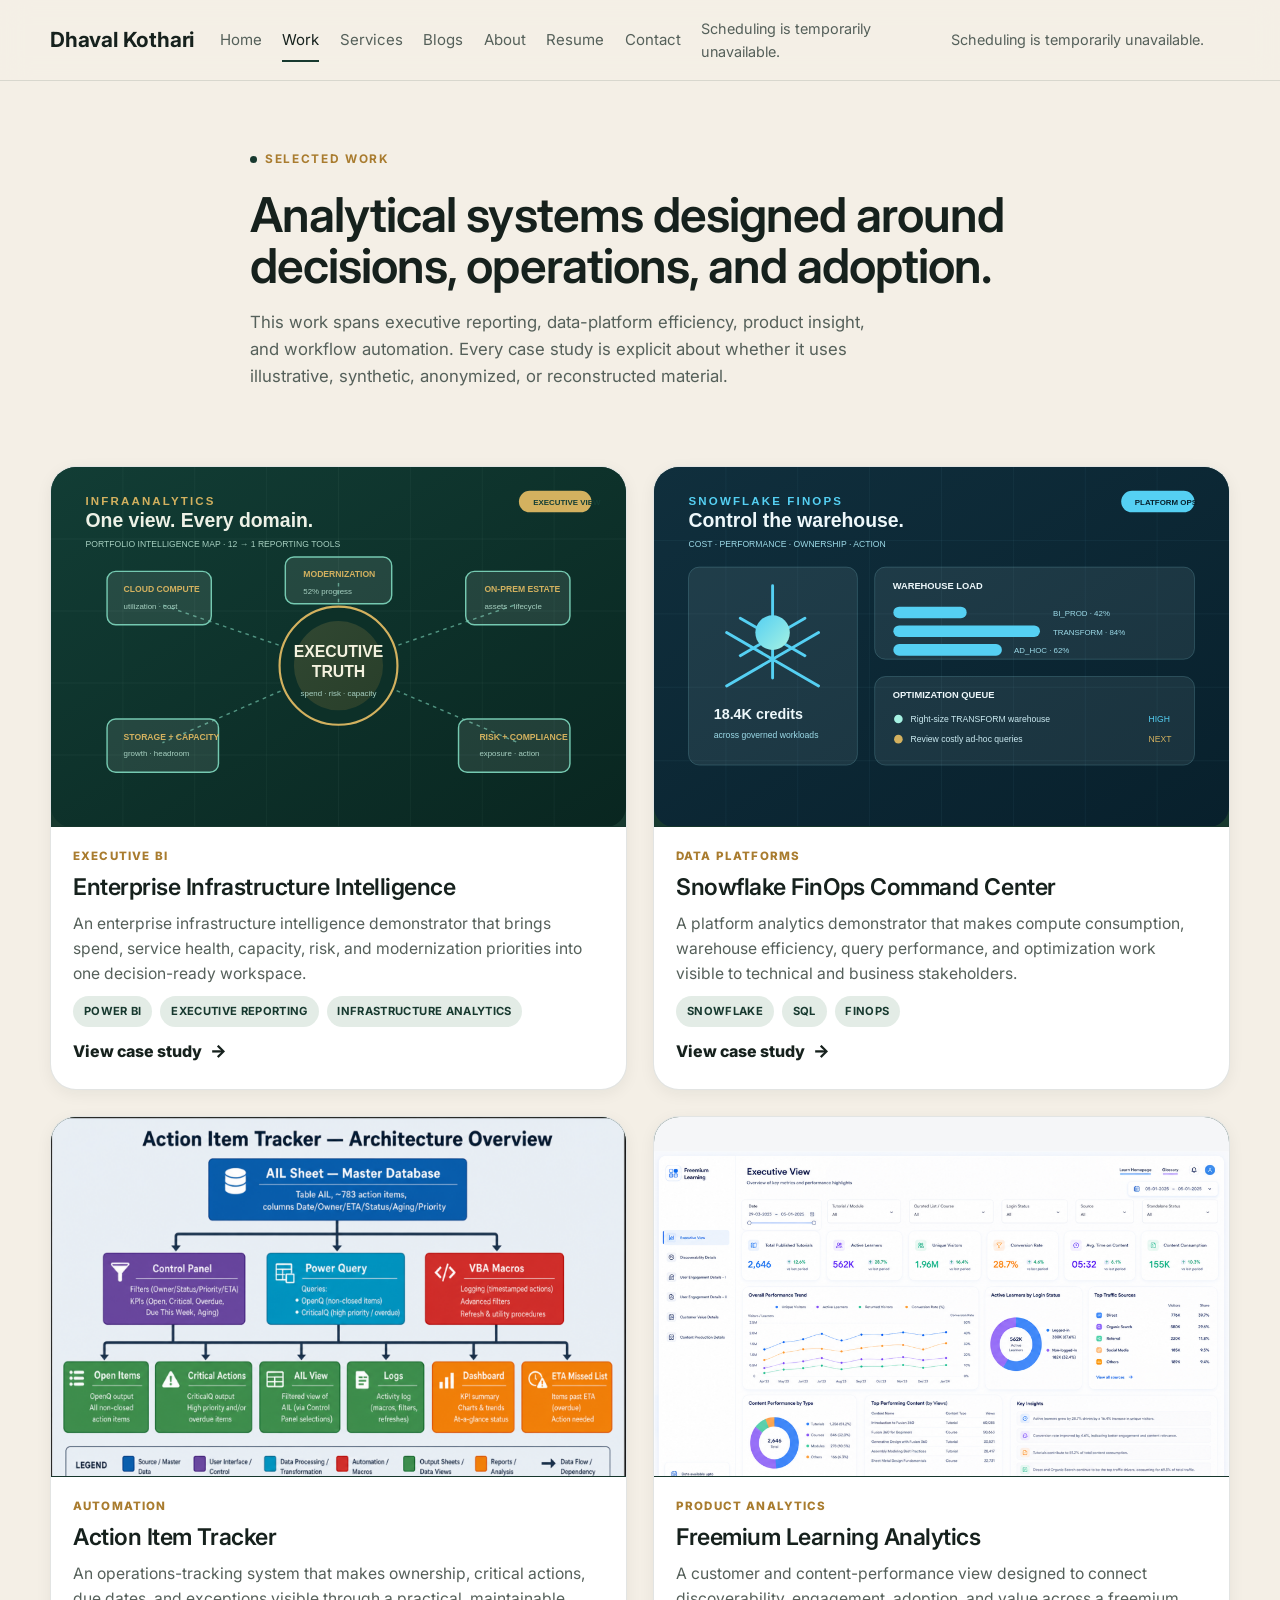
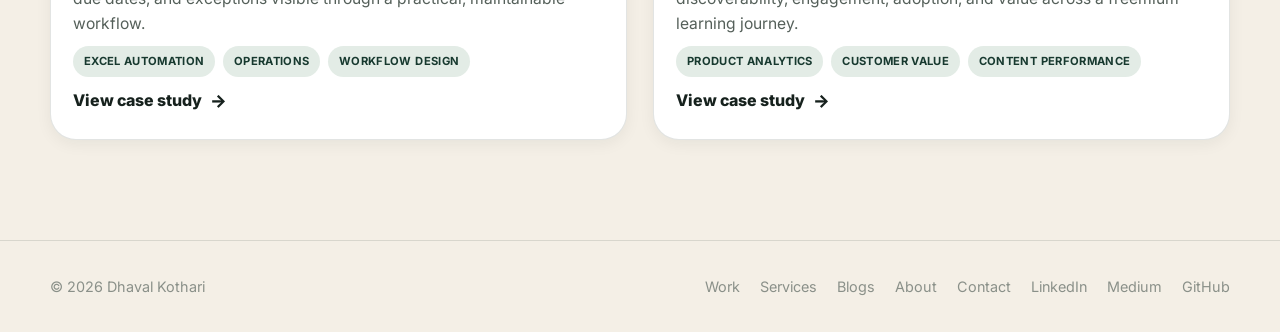
<file: work.html>
<!DOCTYPE html>
<html lang="en">
  <head>
    <meta charset="UTF-8" />
    <meta name="viewport" content="width=device-width, initial-scale=1.0" />
    <title>Work | Dhaval Kothari</title>
    <meta property="og:title" content="Work | Dhaval Kothari" />
    <meta property="og:description" content="Case studies spanning executive reporting, data-platform efficiency, product insight, and workflow automation, each clear about whether it uses illustrative, synthetic, anonymized, or reconstructed material." />
    <meta property="og:type" content="website" />
    <meta property="og:url" content="https://[FINAL_CUSTOM_DOMAIN]/work.html" />
    <meta name="twitter:card" content="summary_large_image" />
    <meta
      name="description"
      content="Case studies spanning executive reporting, data-platform efficiency, product insight, and workflow automation, each clear about whether it uses illustrative, synthetic, anonymized, or reconstructed material."
    />
    <link rel="canonical" href="https://[FINAL_CUSTOM_DOMAIN]/work.html" />
    <link rel="preconnect" href="https://fonts.googleapis.com" />
    <link rel="preconnect" href="https://fonts.gstatic.com" crossorigin />
    <link href="https://fonts.googleapis.com/css2?family=Inter:wght@400;500;600;700;800&display=swap" rel="stylesheet" />
    <link rel="stylesheet" href="css/styles.css" />
  </head>
  <body>
    <a class="skip-link" href="#main">Skip to content</a>
    <header class="site-header">
      <div data-site-header></div>
    </header>
    <noscript>
      <div class="container noscript-nav">
        <a href="index.html">Home</a> ·
        <a href="work.html">Work</a> ·
        <a href="services.html">Services</a> ·
        <a href="blogs.html">Blogs</a> ·
        <a href="about.html">About</a> ·
        <a href="resume.html">Resume</a> ·
        <a href="contact.html">Contact</a>
      </div>
    </noscript>

    <main id="main">
      <section class="page-hero">
        <div class="container title-block">
          <span class="eyebrow">Selected work</span>
          <h1>Analytical systems designed around decisions, operations, and adoption.</h1>
          <p>
            This work spans executive reporting, data-platform efficiency, product insight, and workflow
            automation. Every case study is explicit about whether it uses illustrative, synthetic, anonymized,
            or reconstructed material.
          </p>
        </div>
      </section>

      <section class="page-body">
        <div class="container case-grid case-grid-4" data-work-index></div>
      </section>
    </main>

    <footer class="site-footer">
      <div data-site-footer></div>
    </footer>

    <script src="data/case-studies.js"></script>
    <script src="js/main.js"></script>
  </body>
</html>
</file>
<file: css/styles.css>
/* =========================================================
   Dhaval Kothari — Portfolio design system
   Professional sans typography, warm neutral
   surfaces, dark ink-green foundation, restrained gold accent.
   ========================================================= */

:root {
  --bg: #f4efe6;
  --bg-soft: #faf6ef;
  --panel: #ffffff;
  --panel-muted: #f1ece2;
  --ink: #16211d;
  --ink-soft: #16211d;
  --muted: #55605a;
  --muted-2: #8a9089;
  --line: rgba(22, 33, 29, 0.12);
  --line-strong: rgba(22, 33, 29, 0.2);
  --green: #17392f;
  --green-2: #1f4c3d;
  --green-soft: #e3ece6;
  --gold: #a97c2f;
  --gold-soft: #f2e6cd;
  --focus: #1f6f52;
  --shadow-sm: 0 4px 16px rgba(22, 33, 29, 0.06);
  --shadow-md: 0 18px 46px rgba(22, 33, 29, 0.1);
  --radius-lg: 26px;
  --radius-md: 16px;
  --radius-sm: 10px;
  --container: min(1180px, calc(100vw - 48px));
  --sans: "Inter", "Segoe UI", system-ui, sans-serif;
}

* {
  box-sizing: border-box;
}

html {
  scroll-behavior: smooth;
}

@media (prefers-reduced-motion: reduce) {
  html {
    scroll-behavior: auto;
  }
  *, *::before, *::after {
    animation-duration: 0.001ms !important;
    animation-iteration-count: 1 !important;
    transition-duration: 0.001ms !important;
    scroll-behavior: auto !important;
  }
}

body {
  margin: 0;
  font-family: var(--sans);
  background: var(--bg);
  color: var(--ink);
  line-height: 1.6;
  -webkit-font-smoothing: antialiased;
}

img {
  max-width: 100%;
  display: block;
}

a {
  color: inherit;
  text-decoration: none;
}

button,
input,
textarea,
select {
  font: inherit;
  color: inherit;
}

ul {
  padding-left: 1.2em;
}

.container {
  width: var(--container);
  margin: 0 auto;
}

.visually-hidden {
  position: absolute;
  width: 1px;
  height: 1px;
  overflow: hidden;
  clip: rect(0 0 0 0);
  white-space: nowrap;
}

.skip-link {
  position: absolute;
  top: -60px;
  left: 16px;
  background: var(--green);
  color: #fff;
  padding: 12px 18px;
  border-radius: 999px;
  z-index: 200;
  transition: top 0.15s ease;
}

.skip-link:focus {
  top: 16px;
}

:focus-visible {
  outline: 2px solid var(--focus);
  outline-offset: 3px;
  border-radius: 4px;
}

/* ---------- Type ---------- */

h1,
h2,
h3 {
  font-family: var(--sans);
  font-weight: 600;
  letter-spacing: -0.02em;
  color: var(--ink);
  margin: 0;
}

.eyebrow {
  display: inline-flex;
  align-items: center;
  gap: 8px;
  font-size: 0.74rem;
  letter-spacing: 0.14em;
  font-weight: 700;
  text-transform: uppercase;
  color: var(--gold);
}

.eyebrow::before {
  content: "";
  width: 7px;
  height: 7px;
  border-radius: 50%;
  background: var(--green);
}

/* ---------- Header ---------- */

.site-header {
  position: sticky;
  top: 0;
  z-index: 50;
  background: rgba(244, 239, 230, 0.88);
  backdrop-filter: blur(14px);
  border-bottom: 1px solid var(--line);
}

.nav {
  height: 80px;
  display: grid;
  grid-template-columns: auto minmax(0, 1fr) auto auto;
  align-items: center;
  gap: clamp(16px, 2vw, 28px);
}

.brand {
  font-family: var(--sans);
  font-size: 1.3rem;
  font-weight: 700;
  letter-spacing: -0.01em;
}

.nav-links {
  display: flex;
  align-items: center;
  justify-content: flex-start;
  gap: clamp(14px, 1.6vw, 26px);
  font-size: 0.94rem;
  color: var(--muted);
}

.nav-links a {
  position: relative;
  padding: 6px 0;
}

.nav-links a::after {
  content: "";
  position: absolute;
  left: 0;
  bottom: -4px;
  width: 100%;
  height: 2px;
  background: var(--green);
  transform: scaleX(0);
  transform-origin: left;
  transition: transform 0.2s ease;
}

.nav-links a:hover,
.nav-links a[aria-current="page"] {
  color: var(--ink);
}

.nav-links a:hover::after,
.nav-links a[aria-current="page"]::after {
  transform: scaleX(1);
}

.nav-cta {
  display: inline-flex;
  align-items: center;
  justify-content: center;
  padding: 0.72rem 1.2rem;
  border-radius: 999px;
  background: var(--green);
  color: #fff;
  font-weight: 700;
  font-size: 0.92rem;
  white-space: nowrap;
  transition: transform 0.15s ease, background 0.15s ease;
}

.nav-cta:hover {
  transform: translateY(-1px);
  background: var(--green-2);
}

.nav-actions {
  display: flex;
  align-items: center;
  gap: 14px;
}

.mobile-toggle {
  display: none;
  border: 1px solid var(--line-strong);
  background: var(--panel);
  border-radius: 10px;
  width: 42px;
  height: 42px;
  align-items: center;
  justify-content: center;
  cursor: pointer;
}

.mobile-toggle span,
.mobile-toggle span::before,
.mobile-toggle span::after {
  content: "";
  display: block;
  width: 18px;
  height: 2px;
  background: var(--ink);
  position: relative;
  transition: transform 0.2s ease, opacity 0.2s ease;
}

.mobile-toggle span::before {
  position: absolute;
  top: -6px;
}

.mobile-toggle span::after {
  position: absolute;
  top: 6px;
}

@media (max-width: 860px) {
  .nav-links {
    position: absolute;
    top: 80px;
    left: 0;
    right: 0;
    z-index: 60;
    min-height: calc(100svh - 80px);
    background: var(--bg-soft);
    flex-direction: column;
    align-items: flex-start;
    padding: 28px var(--container-pad, 24px);
    gap: 22px;
    font-size: 1.1rem;
    transform: translateY(-8px);
    opacity: 0;
    pointer-events: none;
    transition: opacity 0.18s ease, transform 0.18s ease;
    border-bottom: 1px solid var(--line);
  }

  .nav-links.open {
    opacity: 1;
    transform: translateY(0);
    pointer-events: auto;
  }

  .nav-cta {
    display: none;
  }

  .mobile-toggle {
    display: flex;
  }
}

/* ---------- Buttons ---------- */

.btn {
  display: inline-flex;
  align-items: center;
  justify-content: center;
  gap: 10px;
  padding: 0.88rem 1.4rem;
  border-radius: 999px;
  font-weight: 700;
  font-size: 0.96rem;
  border: 1px solid var(--line-strong);
  transition: transform 0.15s ease, box-shadow 0.15s ease, background 0.15s ease;
  cursor: pointer;
  background: transparent;
}

.btn:hover {
  transform: translateY(-1px);
  box-shadow: var(--shadow-sm);
}

.btn-primary {
  background: var(--green);
  color: #fff;
  border-color: transparent;
}

.btn-primary:hover {
  background: var(--green-2);
}

.btn-secondary {
  background: var(--panel);
  color: var(--ink);
}

.message-cta {
  padding: 0.72rem 1.2rem;
  font-size: 0.92rem;
  background: #356b78;
  color: #fff;
}

.message-cta:hover {
  background: #285661;
}

/* ---------- Hero ---------- */

.hero {
  padding: 56px 0 24px;
}

.hero-grid {
  display: grid;
  grid-template-columns: 1.05fr 0.95fr;
  gap: 48px;
  align-items: center;
}

.hero-copy h1 {
  font-size: clamp(2.1rem, 3.6vw, 3.4rem);
  line-height: 1.06;
  margin: 20px 0 18px;
}

.hero-copy p {
  font-size: 1.08rem;
  color: var(--muted);
  max-width: 560px;
  margin: 0 0 28px;
}

.hero-actions {
  display: flex;
  flex-wrap: wrap;
  gap: 14px;
  margin-bottom: 26px;
}

.hero-actions .btn {
  background: var(--green);
  color: #fff;
  border-color: var(--green);
}

.hero-actions .btn:hover {
  background: var(--green-2);
  border-color: var(--green-2);
}

.portrait-frame {
  position: relative;
  overflow: hidden;
  border-radius: var(--radius-lg);
  background: var(--green);
  box-shadow: var(--shadow-md);
  aspect-ratio: 4 / 3.1;
}

.portrait-frame img {
  width: 100%;
  height: 100%;
  object-fit: cover;
  object-position: center;
}

.portrait-frame p {
  position: absolute;
  inset: auto 18px 18px;
  margin: 0;
  padding: 10px 14px;
  border-radius: var(--radius-sm);
  background: rgba(14, 33, 28, 0.9);
  color: var(--gold-soft);
  font-size: 0.78rem;
  font-weight: 700;
  text-align: center;
}

.chip-row {
  display: flex;
  flex-wrap: wrap;
  gap: 10px;
}

.chip {
  font-size: 0.78rem;
  font-weight: 700;
  letter-spacing: 0.02em;
  padding: 0.5rem 0.85rem;
  border-radius: 999px;
  background: var(--green-soft);
  color: var(--green);
  border: 1px solid rgba(23, 57, 47, 0.14);
}

/* Abstract "decision system" hero visual: signals -> priorities -> action */

.decision-visual {
  position: relative;
  aspect-ratio: 4 / 3.1;
  border-radius: var(--radius-lg);
  background: radial-gradient(120% 120% at 20% 10%, #1f4c3d 0%, #16302a 46%, #0e211c 100%);
  border: 1px solid rgba(255, 255, 255, 0.08);
  box-shadow: var(--shadow-md);
  overflow: hidden;
}

.decision-visual svg {
  width: 100%;
  height: 100%;
  display: block;
}

.decision-visual .dv-caption {
  position: absolute;
  left: 22px;
  bottom: 20px;
  right: 22px;
  color: rgba(255, 255, 255, 0.72);
  font-size: 0.78rem;
  letter-spacing: 0.04em;
  display: flex;
  justify-content: space-between;
  gap: 12px;
}

.dv-node {
  fill: #d9c48a;
  opacity: 0.85;
}

.dv-node.dv-priority {
  fill: #f2e6cd;
}

.dv-line {
  stroke: rgba(242, 230, 205, 0.35);
  stroke-width: 1.4;
  fill: none;
}

.dv-line.dv-active {
  stroke: #d9c48a;
  stroke-width: 1.8;
}

.dv-pulse {
  animation: dvPulse 3.6s ease-in-out infinite;
}

.dv-draw {
  stroke-dasharray: 240;
  stroke-dashoffset: 240;
  animation: dvDraw 2.4s ease forwards;
}

@keyframes dvPulse {
  0%, 100% { opacity: 0.55; }
  50% { opacity: 1; }
}

@keyframes dvDraw {
  to { stroke-dashoffset: 0; }
}

@media (prefers-reduced-motion: reduce) {
  .dv-pulse { animation: none; opacity: 0.85; }
  .dv-draw { animation: none; stroke-dashoffset: 0; }
}

@media (max-width: 960px) {
  .hero-grid {
    grid-template-columns: 1fr;
  }
  .decision-visual {
    order: -1;
    aspect-ratio: 16 / 10;
  }
}

/* ---------- Sections ---------- */

.section {
  padding: 96px 0;
}

.section-tight {
  padding: 64px 0;
}

.section-head {
  display: flex;
  align-items: flex-end;
  justify-content: space-between;
  gap: 28px;
  margin-bottom: 44px;
}

.section-head h2 {
  font-size: clamp(1.9rem, 3.2vw, 2.7rem);
  line-height: 1.08;
  margin: 16px 0 0;
  max-width: 640px;
}

.section-head p {
  max-width: 380px;
  color: var(--muted);
  margin: 0;
}

@media (max-width: 760px) {
  .section-head {
    flex-direction: column;
    align-items: flex-start;
  }
  .section {
    padding: 68px 0;
  }
}

/* Intro value cards */

.value-grid {
  display: grid;
  grid-template-columns: repeat(3, minmax(0, 1fr));
  gap: 22px;
}

.value-card {
  background: var(--panel);
  border: 1px solid var(--line);
  border-radius: var(--radius-md);
  padding: 26px 24px;
}

.value-card b {
  display: block;
  font-family: var(--sans);
  font-size: 1.15rem;
  margin-bottom: 10px;
}

.value-card span {
  color: var(--muted);
  font-size: 0.98rem;
}

@media (max-width: 860px) {
  .value-grid {
    grid-template-columns: 1fr;
  }
}

/* Case cards (home + work index) */

.case-grid {
  display: grid;
  grid-template-columns: repeat(3, minmax(0, 1fr));
  gap: 26px;
}

.case-grid.case-grid-4 {
  grid-template-columns: repeat(2, minmax(0, 1fr));
}

.case-card {
  display: flex;
  flex-direction: column;
  background: var(--panel);
  border: 1px solid var(--line);
  border-radius: var(--radius-lg);
  overflow: hidden;
  box-shadow: var(--shadow-sm);
  transition: transform 0.18s ease, box-shadow 0.18s ease;
}

.case-card:hover {
  transform: translateY(-4px);
  box-shadow: var(--shadow-md);
}

.case-preview {
  aspect-ratio: 16 / 10;
  background: var(--green);
  overflow: hidden;
  border-bottom: 1px solid var(--line);
}

.case-preview img,
.case-preview iframe {
  width: 100%;
  height: 100%;
  object-fit: cover;
  object-position: top center;
  border: 0;
  display: block;
}

.case-cover {
  position: relative;
  width: 100%;
  height: 100%;
  display: flex;
  flex-direction: column;
  justify-content: flex-end;
  gap: 10px;
  padding: 28px;
  overflow: hidden;
  color: var(--gold-soft);
  background-color: var(--green);
  background-image:
    linear-gradient(var(--line-strong) 1px, transparent 1px),
    linear-gradient(90deg, var(--line-strong) 1px, transparent 1px);
  background-size: 34px 34px;
}

.case-cover::after {
  content: "";
  position: absolute;
  inset: 18% 9% 20% 28%;
  border: 1px solid rgba(242, 230, 205, 0.36);
  background: rgba(14, 33, 28, 0.72);
}

.case-cover-snowflake-finops-command-center::after {
  inset: 14% 10% 25% 38%;
  border-radius: 50%;
}

.case-cover-kicker,
.case-cover-title {
  position: relative;
  z-index: 2;
}

.case-cover-kicker {
  font-size: 0.7rem;
  font-weight: 800;
  letter-spacing: 0.1em;
  text-transform: uppercase;
  color: var(--gold);
}

.case-cover-title {
  max-width: 78%;
  font-family: var(--sans);
  font-size: clamp(1.35rem, 2.2vw, 2rem);
  font-weight: 600;
  line-height: 1.08;
}

.case-cover-signal {
  position: absolute;
  z-index: 2;
  top: 24px;
  right: 24px;
  display: flex;
  align-items: end;
  gap: 6px;
  height: 48px;
}

.case-cover-signal i {
  display: block;
  width: 7px;
  background: var(--gold);
}

.case-cover-signal i:nth-child(1) { height: 34%; }
.case-cover-signal i:nth-child(2) { height: 58%; }
.case-cover-signal i:nth-child(3) { height: 44%; }
.case-cover-signal i:nth-child(4) { height: 88%; }

.case-body {
  padding: 20px 22px 24px;
  display: flex;
  flex-direction: column;
  gap: 10px;
  flex: 1;
}

.case-label {
  font-size: 0.72rem;
  font-weight: 800;
  letter-spacing: 0.1em;
  text-transform: uppercase;
  color: var(--gold);
}

.case-body h3 {
  font-size: clamp(1.3rem, 1.8vw, 1.6rem);
  line-height: 1.1;
}

.case-body p {
  margin: 0;
  color: var(--muted);
  font-size: 0.98rem;
}

.case-meta {
  display: flex;
  flex-wrap: wrap;
  gap: 8px;
}

.case-meta span {
  background: var(--green-soft);
  color: var(--green);
  font-size: 0.7rem;
  font-weight: 700;
  letter-spacing: 0.03em;
  text-transform: uppercase;
  padding: 0.42rem 0.68rem;
  border-radius: 999px;
}

.case-link {
  margin-top: auto;
  display: inline-flex;
  gap: 8px;
  align-items: center;
  font-weight: 800;
  color: var(--ink);
}

.case-link span {
  font-size: 1.1rem;
  transition: transform 0.15s ease;
}

.case-card:hover .case-link span {
  transform: translateX(3px);
}

@media (max-width: 960px) {
  .case-grid,
  .case-grid.case-grid-4 {
    grid-template-columns: 1fr;
  }
}

/* Services */

.service-grid {
  display: grid;
  grid-template-columns: repeat(4, minmax(0, 1fr));
  gap: 18px;
}

.service-card {
  padding: 26px 22px 22px;
  background: var(--panel);
  border: 1px solid var(--line);
  border-radius: var(--radius-md);
}

.service-card .num {
  font-family: var(--sans);
  font-size: 0.9rem;
  color: var(--gold);
  font-weight: 700;
}

.service-card h3 {
  font-size: 1.18rem;
  margin: 14px 0 10px;
}

.service-card p {
  color: var(--muted);
  font-size: 0.95rem;
  margin: 0;
}

@media (max-width: 1020px) {
  .service-grid {
    grid-template-columns: repeat(2, minmax(0, 1fr));
  }
}

@media (max-width: 620px) {
  .service-grid {
    grid-template-columns: 1fr;
  }
}

/* Working approach steps */

.approach-grid {
  display: grid;
  grid-template-columns: repeat(4, minmax(0, 1fr));
  gap: 18px;
  counter-reset: step;
}

.approach-step {
  background: var(--panel-muted);
  border-radius: var(--radius-md);
  padding: 24px 20px;
  position: relative;
}

.approach-step .step-num {
  font-family: var(--sans);
  font-size: 1.6rem;
  color: var(--green);
  opacity: 0.5;
  margin-bottom: 12px;
  display: block;
}

.approach-step h3 {
  font-size: 1.08rem;
  margin-bottom: 8px;
}

.approach-step p {
  margin: 0;
  color: var(--muted);
  font-size: 0.93rem;
}

@media (max-width: 1020px) {
  .approach-grid {
    grid-template-columns: repeat(2, minmax(0, 1fr));
  }
}

@media (max-width: 620px) {
  .approach-grid {
    grid-template-columns: 1fr;
  }
}

/* Proof metrics */

.proof-panel {
  background: var(--green);
  border-radius: var(--radius-lg);
  padding: 52px 44px;
  color: #fff;
}

.proof-panel .section-head h2,
.proof-panel .eyebrow {
  color: #fff;
}

.proof-panel .eyebrow::before {
  background: var(--gold);
}

.proof-panel .section-head {
  margin-bottom: 34px;
}

.metric-grid {
  display: grid;
  grid-template-columns: repeat(4, minmax(0, 1fr));
  gap: 20px;
}

.metric-card {
  border-top: 1px solid rgba(255, 255, 255, 0.22);
  padding-top: 16px;
}

.metric-card strong {
  display: block;
  font-family: var(--sans);
  font-size: clamp(1.8rem, 3vw, 2.4rem);
  color: var(--gold-soft);
}

.metric-card span {
  font-size: 0.88rem;
  color: rgba(255, 255, 255, 0.78);
}

@media (max-width: 860px) {
  .metric-grid {
    grid-template-columns: repeat(2, minmax(0, 1fr));
  }
  .proof-panel {
    padding: 38px 26px;
  }
}

/* Closing CTA */

.closing-cta {
  text-align: center;
  max-width: 720px;
  margin: 0 auto;
}

.closing-cta h2 {
  font-size: clamp(1.9rem, 3.4vw, 2.6rem);
  margin: 16px 0 18px;
}

.closing-cta p {
  color: var(--muted);
  margin: 0 0 30px;
}

/* ---------- Page hero (inner pages) ---------- */

.page-hero {
  padding: 64px 0 20px;
}

.title-block {
  max-width: 780px;
}

.title-block h1 {
  font-size: clamp(2rem, 4vw, 3rem);
  margin: 18px 0 16px;
  line-height: 1.08;
}

.title-block p {
  color: var(--muted);
  font-size: 1.05rem;
  max-width: 640px;
}

.page-body {
  padding: 40px 0 100px;
}

/* Story cards (about/resume/contact/case sections) */

.story {
  display: flex;
  flex-direction: column;
  gap: 22px;
}

.story-card {
  background: var(--panel);
  border: 1px solid var(--line);
  border-radius: var(--radius-lg);
  padding: 32px 34px;
}

.story-card h2 {
  font-size: 1.5rem;
  margin-bottom: 14px;
}

.story-card p {
  color: var(--muted);
  margin: 0 0 12px;
}

.story-card p:last-child {
  margin-bottom: 0;
}

.story-card ul {
  color: var(--muted);
  margin: 0;
}

.story-card li {
  margin-bottom: 8px;
}

.story-card li:last-child {
  margin-bottom: 0;
}

.approach-visual-card {
  display: grid;
  grid-template-columns: minmax(0, 0.75fr) minmax(320px, 1.25fr);
  gap: 32px;
  align-items: center;
}

.approach-visual-card .eyebrow {
  margin-bottom: 14px;
}

@media (max-width: 760px) {
  .approach-visual-card {
    grid-template-columns: 1fr;
  }
}

.story-grid {
  display: grid;
  grid-template-columns: repeat(4, minmax(0, 1fr));
  gap: 16px;
}

.story-metric {
  background: var(--panel-muted);
  border-radius: var(--radius-sm);
  padding: 16px 16px;
}

.story-metric strong {
  display: block;
  font-family: var(--sans);
  font-size: 1.1rem;
  margin-bottom: 4px;
}

.story-metric span {
  color: var(--muted);
  font-size: 0.86rem;
}

@media (max-width: 760px) {
  .story-grid {
    grid-template-columns: repeat(2, minmax(0, 1fr));
  }
}

.strength-grid {
  display: grid;
  grid-template-columns: repeat(2, minmax(0, 1fr));
  gap: 20px;
}

.strength-card h3 {
  font-size: 1.1rem;
  margin-bottom: 8px;
}

.strength-card p {
  color: var(--muted);
  margin: 0;
  font-size: 0.95rem;
}

@media (max-width: 760px) {
  .strength-grid {
    grid-template-columns: 1fr;
  }
}

/* Credentials */

.credential-list {
  display: flex;
  flex-wrap: wrap;
  gap: 10px;
}

.credential {
  padding: 0.55rem 0.9rem;
  border-radius: 999px;
  border: 1px solid var(--line-strong);
  font-size: 0.86rem;
  font-weight: 600;
  background: var(--panel-muted);
}

.credential.highlight {
  background: var(--green-soft);
  border-color: rgba(23, 57, 47, 0.2);
  color: var(--green);
}

/* ---------- Case study page ---------- */

.case-hero {
  background: var(--green);
  color: #fff;
  padding: 64px 0 56px;
}

.case-hero .eyebrow {
  color: var(--gold-soft);
}

.case-hero .eyebrow::before {
  background: var(--gold);
}

.case-hero h1 {
  color: #fff;
  font-size: clamp(2rem, 3.8vw, 2.9rem);
  margin: 16px 0 14px;
  max-width: 760px;
}

.case-hero .outcome {
  color: rgba(255, 255, 255, 0.86);
  font-size: 1.08rem;
  max-width: 680px;
  margin: 0 0 22px;
}

.case-hero-meta {
  display: flex;
  flex-wrap: wrap;
  gap: 12px 28px;
  margin-bottom: 24px;
}

.case-hero-meta div {
  min-width: 160px;
}

.case-hero-meta span {
  display: block;
  font-size: 0.72rem;
  text-transform: uppercase;
  letter-spacing: 0.08em;
  color: rgba(255, 255, 255, 0.6);
  margin-bottom: 4px;
}

.case-hero-meta strong {
  font-weight: 600;
  font-size: 0.94rem;
}

.disclosure-banner {
  display: inline-flex;
  align-items: flex-start;
  gap: 10px;
  background: rgba(255, 255, 255, 0.1);
  border: 1px solid rgba(255, 255, 255, 0.2);
  border-radius: var(--radius-sm);
  padding: 14px 18px;
  font-size: 0.9rem;
  color: rgba(255, 255, 255, 0.9);
  max-width: 720px;
}

.case-hero-actions {
  display: flex;
  flex-wrap: wrap;
  gap: 14px;
  margin-top: 26px;
}

.case-hero .btn-secondary {
  background: rgba(255, 255, 255, 0.12);
  color: #fff;
  border-color: rgba(255, 255, 255, 0.3);
}

.case-hero .btn-primary {
  background: var(--gold);
  color: var(--ink);
}

.case-hero .btn-primary:hover {
  background: #b98d43;
}

.case-section {
  padding: 48px 0;
  border-bottom: 1px solid var(--line);
}

.case-section:last-of-type {
  border-bottom: none;
}

.case-section h2 {
  font-size: 1.7rem;
  margin-bottom: 18px;
}

.case-section p {
  color: var(--muted);
  max-width: 780px;
  margin: 0 0 16px;
}

.case-gallery {
  display: grid;
  grid-template-columns: repeat(2, minmax(0, 1fr));
  gap: 18px;
  margin-top: 22px;
}

.case-gallery figure {
  margin: 0;
  background: var(--panel-muted);
  border-radius: var(--radius-md);
  overflow: hidden;
  border: 1px solid var(--line);
}

.case-gallery figcaption {
  padding: 12px 16px;
  font-size: 0.85rem;
  color: var(--muted);
}

.case-gallery.single {
  grid-template-columns: 1fr;
}

.case-demo-embed {
  margin-top: 22px;
  border-radius: var(--radius-md);
  overflow: hidden;
  border: 1px solid var(--line);
  background: #0d1717;
  aspect-ratio: 16 / 10;
}

.case-demo-embed iframe {
  width: 100%;
  height: 100%;
  border: 0;
  display: block;
}

.case-demo-embed.solution-demo {
  margin-top: 28px;
}

@media (max-width: 760px) {
  .case-gallery {
    grid-template-columns: 1fr;
  }
}

.related-work {
  display: grid;
  grid-template-columns: repeat(2, minmax(0, 1fr));
  gap: 18px;
  margin-top: 20px;
}

@media (max-width: 760px) {
  .related-work {
    grid-template-columns: 1fr;
  }
}

.related-card {
  border: 1px solid var(--line);
  border-radius: var(--radius-md);
  padding: 20px 22px;
  background: var(--panel);
}

.related-card span {
  font-size: 0.72rem;
  font-weight: 800;
  letter-spacing: 0.08em;
  text-transform: uppercase;
  color: var(--gold);
}

.related-card h3 {
  font-size: 1.15rem;
  margin: 8px 0 6px;
}

.related-card a {
  font-weight: 700;
}

.not-found {
  text-align: center;
  padding: 80px 0;
}

/* ---------- Contact form ---------- */

.contact-form {
  display: grid;
  gap: 18px;
}

.form-row {
  display: grid;
  grid-template-columns: repeat(2, minmax(0, 1fr));
  gap: 18px;
}

@media (max-width: 640px) {
  .form-row {
    grid-template-columns: 1fr;
  }
}

.field {
  display: flex;
  flex-direction: column;
  gap: 8px;
}

.field label {
  font-size: 0.86rem;
  font-weight: 700;
}

.field .hint {
  font-weight: 400;
  color: var(--muted-2);
  font-size: 0.8rem;
}

.field input,
.field textarea {
  border: 1px solid var(--line-strong);
  border-radius: var(--radius-sm);
  padding: 12px 14px;
  background: var(--panel);
  font-size: 0.96rem;
}

.field textarea {
  resize: vertical;
  min-height: 110px;
}

.form-status {
  border-radius: var(--radius-sm);
  padding: 14px 16px;
  font-size: 0.92rem;
  background: var(--green-soft);
  color: var(--green);
  display: none;
}

.form-status.visible {
  display: block;
}

/* ---------- Footer ---------- */

.site-footer {
  border-top: 1px solid var(--line);
  padding: 34px 0;
  color: var(--muted-2);
  font-size: 0.9rem;
}

.footer-row {
  display: flex;
  align-items: center;
  justify-content: space-between;
  gap: 16px;
  flex-wrap: wrap;
}

.footer-links {
  display: flex;
  gap: 20px;
  flex-wrap: wrap;
}

.contact-options {
  list-style: none;
  margin: 18px 0 0;
  padding: 0;
  display: flex;
  flex-wrap: wrap;
  gap: 12px 26px;
}

.contact-options a {
  font-weight: 600;
  border-bottom: 1px solid var(--line);
  padding-bottom: 2px;
}

.contact-options a:hover {
  color: var(--ink);
  border-bottom-color: currentColor;
}

.footer-links a:hover {
  color: var(--ink);
}


/* ---------- Responsive polish, services, blogs, scheduling ---------- */

.noscript-nav {
  padding: 14px 0;
}

.nav-cta {
  border: 0;
  font-family: inherit;
  cursor: pointer;
}

body.modal-open {
  overflow: hidden;
}

.page-hero-system {
  position: relative;
  overflow: hidden;
}

.page-hero-system::after {
  content: "";
  position: absolute;
  inset: 16px max(24px, calc((100vw - 1180px) / 2)) auto auto;
  width: min(360px, 44vw);
  aspect-ratio: 1;
  border: 1px solid var(--line);
  border-radius: 28px;
  background: linear-gradient(90deg, var(--line) 1px, transparent 1px), linear-gradient(0deg, var(--line) 1px, transparent 1px);
  background-size: 34px 34px;
  opacity: 0.42;
  transform: rotate(-5deg);
  pointer-events: none;
}

.page-hero-system .container {
  position: relative;
  z-index: 1;
}

.service-system-card,
.service-cta-card,
.contact-choice-card {
  display: grid;
  grid-template-columns: minmax(0, 1fr) auto;
  gap: 28px;
  align-items: center;
  background: var(--panel);
  border: 1px solid var(--line);
  border-radius: var(--radius-lg);
  padding: 32px 34px;
}

.service-system-card h2,
.service-cta-card h2 {
  font-size: clamp(1.55rem, 2.5vw, 2rem);
  margin: 12px 0;
}

.service-system-card p,
.service-cta-card p {
  color: var(--muted);
  margin: 0;
}

.system-orbit {
  display: grid;
  grid-template-columns: repeat(2, minmax(104px, 1fr));
  gap: 10px;
  min-width: min(360px, 40vw);
}

.system-orbit span {
  border: 1px solid var(--line);
  border-radius: var(--radius-sm);
  padding: 16px 14px;
  background: var(--panel-muted);
  font-family: var(--sans);
  font-weight: 700;
  color: var(--green);
  text-align: center;
}

.service-detail-grid {
  display: grid;
  grid-template-columns: repeat(2, minmax(0, 1fr));
  gap: 20px;
}

.service-detail-card {
  background: var(--panel);
  border: 1px solid var(--line);
  border-radius: var(--radius-lg);
  padding: 28px 30px;
  position: relative;
  overflow: hidden;
}

.service-detail-card::before {
  content: "";
  position: absolute;
  inset: 0 0 auto;
  height: 4px;
  background: linear-gradient(90deg, var(--green), var(--gold));
}

.service-detail-card .num {
  color: var(--gold);
  font-family: var(--sans);
  font-weight: 700;
}

.service-detail-card h2 {
  font-size: 1.35rem;
  margin: 12px 0 10px;
}

.service-detail-card p,
.service-detail-card li {
  color: var(--muted);
}

.service-detail-card ul {
  margin: 16px 0 0;
}

.approach-grid.compact {
  margin-top: 20px;
}

.blog-index {
  display: grid;
  gap: 24px;
}

.blog-grid {
  display: grid;
  grid-template-columns: repeat(3, minmax(0, 1fr));
  gap: 24px;
}

.blog-grid-secondary {
  grid-template-columns: repeat(2, minmax(0, 1fr));
  gap: 20px;
}

.blog-card {
  display: flex;
  flex-direction: column;
  overflow: hidden;
  background: var(--panel);
  border: 1px solid var(--line);
  border-radius: var(--radius-lg);
  box-shadow: var(--shadow-sm);
  transition: transform 0.18s ease, box-shadow 0.18s ease, border-color 0.18s ease;
}

.blog-card:hover,
.blog-card:focus-within {
  transform: translateY(-4px);
  box-shadow: var(--shadow-md);
  border-color: var(--line-strong);
}

.blog-card-featured {
  display: grid;
  grid-template-columns: minmax(0, 1.3fr) minmax(320px, 0.9fr);
  min-height: 350px;
}

.blog-card-featured .blog-card-image {
  aspect-ratio: auto;
  min-height: 350px;
}

.blog-card-image {
  aspect-ratio: 16 / 8.5;
  background: var(--green-soft);
  overflow: hidden;
}

.blog-card-image img {
  width: 100%;
  height: 100%;
  object-fit: cover;
  object-position: center;
  transition: transform 0.35s ease;
}

.blog-card:hover .blog-card-image img,
.blog-card:focus-within .blog-card-image img {
  transform: scale(1.025);
}

.blog-card-body {
  padding: 19px 20px 21px;
  display: flex;
  flex-direction: column;
  gap: 9px;
  flex: 1;
}

.blog-meta {
  display: flex;
  flex-wrap: wrap;
  gap: 7px;
  color: var(--gold);
  font-size: 0.78rem;
  font-weight: 800;
  letter-spacing: 0.08em;
  text-transform: uppercase;
}

.blog-card h2 {
  font-size: 1.22rem;
  line-height: 1.12;
}

.blog-card p {
  color: var(--muted);
  margin: 0;
}

.article-hero {
  padding: 64px 0 38px;
}

.back-link {
  display: inline-flex;
  margin-bottom: 22px;
  color: var(--muted);
  font-weight: 700;
}

.article-layout {
  max-width: 860px;
  padding: 42px 0 100px;
}

.article-content {
  background: var(--panel);
  border: 1px solid var(--line);
  border-radius: var(--radius-lg);
  padding: clamp(24px, 4vw, 46px);
  min-width: 0;
}

.article-content p,
.article-content li {
  color: var(--muted);
  font-size: 1.02rem;
}

.article-content p {
  margin: 0 0 18px;
}

.article-content h2,
.article-content h3,
.article-content h4 {
  margin: 30px 0 12px;
  line-height: 1.16;
}

.article-content h3 {
  font-size: 1.45rem;
}

.article-content h4 {
  font-family: var(--sans);
  font-size: 1rem;
  color: var(--green);
}

.article-content figure {
  margin: 26px 0;
  overflow: hidden;
  border-radius: var(--radius-md);
  border: 1px solid var(--line);
  background: var(--panel-muted);
}

.article-content figcaption {
  padding: 12px 16px;
  color: var(--muted-2);
  font-size: 0.86rem;
}

.article-content pre {
  overflow-x: auto;
  max-width: 100%;
  padding: 18px;
  border-radius: var(--radius-sm);
  background: var(--green);
  color: var(--gold-soft);
  font-size: 0.86rem;
  line-height: 1.55;
  margin: 20px 0;
}

.article-content a {
  color: var(--green);
  font-weight: 700;
  border-bottom: 1px solid currentColor;
}

.google-schedule-control {
  display: contents;
}

.google-schedule-control + button {
  min-height: 48px !important;
  border-radius: 999px !important;
  box-shadow: none !important;
  font-family: var(--sans) !important;
  font-size: 0.96rem !important;
  font-weight: 700 !important;
  letter-spacing: 0 !important;
}

.google-schedule-control-nav + button {
  min-height: 40px !important;
  padding-inline: 15px !important;
  font-size: 0.84rem !important;
}

/* Google injects the official appointment dialog directly under body. */
body > div:has(> iframe[title="Schedule a call"]) {
  z-index: 10000 !important;
  background: rgba(8, 16, 14, 0.84) !important;
  backdrop-filter: blur(7px);
  -webkit-backdrop-filter: blur(7px);
}

body > div:has(> iframe[title="Schedule a call"]) > iframe[title="Schedule a call"] {
  background: var(--panel) !important;
  border-radius: var(--radius-sm) !important;
  box-shadow: 0 28px 80px rgba(8, 16, 14, 0.36) !important;
  color-scheme: light;
}

body > div:has(> iframe[title="Schedule a call"]) > button {
  z-index: 1 !important;
  box-shadow: 0 4px 18px rgba(8, 16, 14, 0.28) !important;
}

.google-schedule-control-error {
  display: inline-flex;
  min-height: 48px;
  align-items: center;
  color: var(--muted);
  font-size: 0.9rem;
}

.google-schedule-control-mobile + button {
  display: none;
}

.case-followup-actions {
  margin-top: 26px;
}

@media (max-width: 1100px) {
  .nav { gap: 12px; }
  .nav-links { gap: 13px; font-size: 0.88rem; }
  .blog-grid { grid-template-columns: repeat(2, minmax(0, 1fr)); }
}

@media (max-width: 860px) {
  .nav {
    height: 72px;
    display: grid;
    grid-template-columns: minmax(0, 1fr) auto;
  }
  .brand {
    min-width: 0;
    overflow: hidden;
    text-overflow: ellipsis;
    white-space: nowrap;
  }
  .nav-links {
    top: 72px;
    max-height: none;
    min-height: calc(100svh - 72px);
    overflow-y: auto;
    padding: 22px max(24px, calc((100vw - 1180px) / 2));
    box-shadow: var(--shadow-md);
  }
  .nav-links a {
    width: 100%;
    padding: 12px 0;
    border-bottom: 1px solid var(--line);
  }
  .mobile-toggle[aria-expanded="true"] span {
    background: transparent;
  }
  .mobile-toggle[aria-expanded="true"] span::before {
    transform: translateY(6px) rotate(45deg);
  }
  .mobile-toggle[aria-expanded="true"] span::after {
    transform: translateY(-6px) rotate(-45deg);
  }
  .hero { padding-top: 36px; }
  .hero-actions .btn { flex: 1 1 220px; }
  .service-system-card, .service-cta-card, .contact-choice-card {
    grid-template-columns: 1fr;
    padding: 26px 24px;
  }
  .system-orbit {
    min-width: 0;
    width: 100%;
  }
  .google-schedule-control-nav + button { display: none; }
  .google-schedule-control-mobile + button { display: inline-flex; width: 100%; margin-top: 4px; }
  .blog-card-featured { grid-template-columns: 1fr; min-height: 0; }
  .blog-card-featured .blog-card-image { min-height: 0; aspect-ratio: 16 / 10; }
}

@media (max-width: 700px) {
  :root { --container: min(100% - 32px, 1180px); }
  .section { padding: 56px 0; }
  .page-hero { padding: 46px 0 14px; }
  .page-body { padding: 28px 0 72px; }
  .story-card, .proof-panel, .service-detail-card { padding: 24px 20px; border-radius: var(--radius-md); }
  .hero-actions { width: 100%; }
  .hero-actions .btn, .hero-actions button { width: 100%; }
  .metric-grid { grid-template-columns: 1fr; }
  .service-detail-grid, .blog-grid { grid-template-columns: 1fr; }
  .footer-row { align-items: flex-start; }
  .footer-links { gap: 12px 18px; }
  .page-hero-system::after { width: 240px; opacity: 0.24; }
  .google-schedule-control + button { width: 100%; }
  body > div:has(> iframe[title="Schedule a call"]) {
    padding: 56px 10px 10px !important;
  }
  body > div:has(> iframe[title="Schedule a call"]) > iframe[title="Schedule a call"] {
    width: calc(100vw - 20px) !important;
    height: calc(100svh - 66px) !important;
    margin: 0 !important;
  }
  body > div:has(> iframe[title="Schedule a call"]) > button {
    top: 10px !important;
    right: 10px !important;
  }
}

@media (max-width: 430px) {
  .brand { font-size: 1.08rem; }
  .btn { padding: 0.82rem 1rem; }
  .chip, .case-meta span { max-width: 100%; overflow-wrap: anywhere; }
  .portrait-frame { aspect-ratio: 4 / 3.4; }
}
</file>
